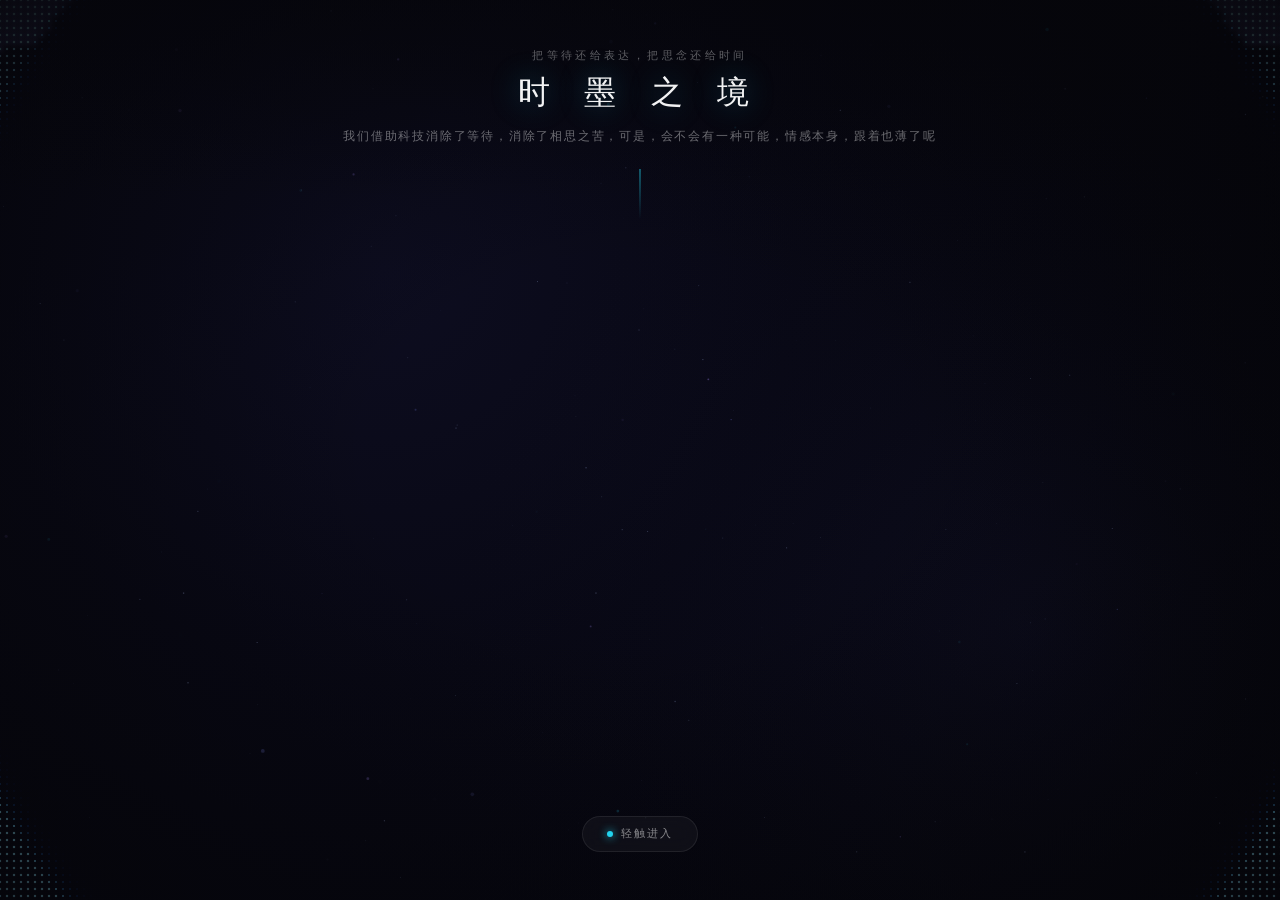
<file: index.html>
<!DOCTYPE html>
<html lang="zh-CN">
<head>
  <meta charset="UTF-8">
  <meta name="viewport" content="width=device-width, initial-scale=1.0, maximum-scale=1.0, user-scalable=no">
  <title>时墨之境</title>
  <link rel="stylesheet" href="css/style.css?v=10">
</head>
<body>

  <!-- 加载页 -->
  <div class="loader" id="loader">
    <div class="loader-text">载入中</div>
  </div>

  <!-- 一级页：半色调点阵动画 -->
  <div class="landing-page">
    <canvas id="canvas"></canvas>
    <div class="vignette"></div>
    <div class="gradient-top"></div>

    <div class="landing-ui">
      <div class="landing-header">
        <div class="tag">把等待还给表达，把思念还给时间</div>
        <div class="title">时 墨 之 境</div>
        <div class="subtitle">我们借助科技消除了等待，消除了相思之苦，可是，会不会有一种可能，情感本身，跟着也薄了呢</div>
      </div>

      <div class="landing-footer">
        <div class="enter-hint" id="enterHint">
          <span class="hint-dot"></span>
          <span class="hint-text">轻触进入</span>
        </div>
      </div>
    </div>
  </div>

  <!-- 过渡遮罩 -->
  <div class="transition-overlay" id="transitionOverlay">
    <div class="transition-text">展信佳</div>
  </div>

  <script src="js/landing.js?v=13"></script>
</body>
</html>
</file>
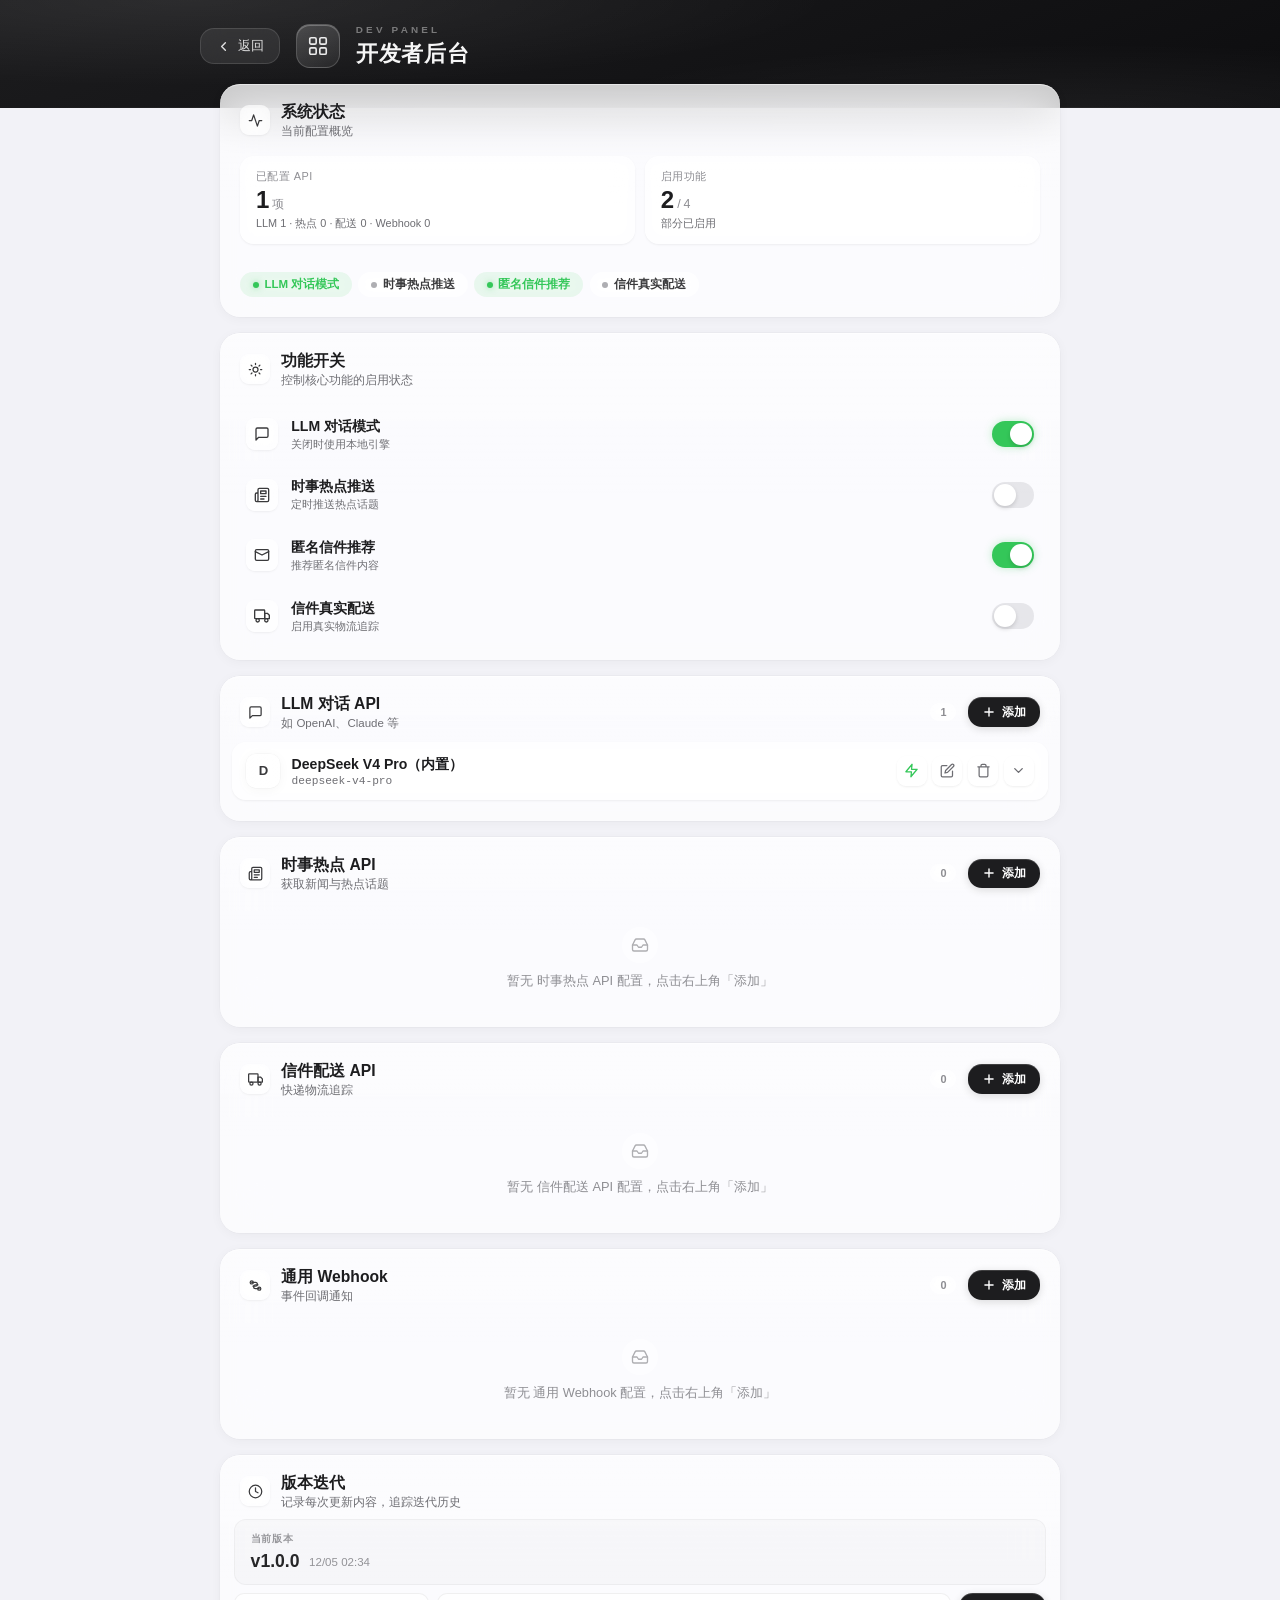
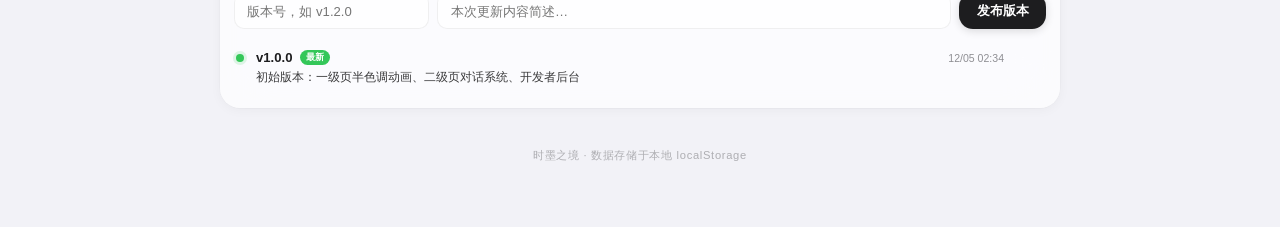
<file: dev-panel.html>
<!DOCTYPE html>
<html lang="zh-CN">
<head>
  <meta charset="UTF-8">
  <meta name="viewport" content="width=device-width, initial-scale=1.0, maximum-scale=1.0, user-scalable=no">
  <title>时墨之境 — 开发者后台</title>
  <style>
    /* ============================================
       时墨之境 — 开发者后台
       Apple Liquid Glass 黑白液态玻璃
       ============================================ */
    :root {
      /* 页面背景 */
      --page-bg: #F2F2F7;
      /* 液态玻璃材质 */
      --glass-clear: rgba(255, 255, 255, 0.55);
      --glass-surface: rgba(255, 255, 255, 0.68);
      --glass-thick: rgba(255, 255, 255, 0.78);
      --glass-hover: rgba(255, 255, 255, 0.82);
      --glass-pressed: rgba(255, 255, 255, 0.88);
      /* 玻璃边框 */
      --glass-border: rgba(0, 0, 0, 0.04);
      --glass-border-strong: rgba(0, 0, 0, 0.08);
      /* 模糊参数 */
      --blur-glass: blur(24px) saturate(1.8);
      --blur-thick: blur(40px) saturate(1.8);
      /* 文字色（苹果灰阶） */
      --ink: #1D1D1F;
      --ink-secondary: #3A3A3C;
      --ink-muted: #6E6E73;
      --ink-faint: #8E8E93;
      --ink-ghost: #AEAEB2;
      /* 强调色 — 纯黑 */
      --accent: #1D1D1F;
      --accent-soft: rgba(29, 29, 31, 0.06);
      /* 暗色头部 */
      --dark-bg: #0D0D0F;
      --dark-bg2: #1C1C1E;
      /* 危险色 */
      --danger: #FF3B30;
      --danger-soft: rgba(255, 59, 48, 0.10);
      /* 阴影 */
      --shadow-sm: 0 1px 3px rgba(0, 0, 0, 0.04), 0 1px 2px rgba(0, 0, 0, 0.03);
      --shadow-md: 0 4px 16px rgba(0, 0, 0, 0.06), 0 1px 4px rgba(0, 0, 0, 0.04);
      --shadow-lg: 0 8px 32px rgba(0, 0, 0, 0.08), 0 2px 8px rgba(0, 0, 0, 0.04);
      --shadow-glass: inset 0 1px 0 rgba(255, 255, 255, 0.5), 0 0 0 0.5px rgba(0, 0, 0, 0.04), 0 2px 12px rgba(0, 0, 0, 0.04);
      --shadow-glass-hover: inset 0 1px 0 rgba(255, 255, 255, 0.6), 0 0 0 0.5px rgba(0, 0, 0, 0.06), 0 4px 20px rgba(0, 0, 0, 0.08);
      /* 圆角 */
      --radius-sm: 10px;
      --radius-md: 14px;
      --radius-lg: 20px;
      --radius-xl: 24px;
      /* 字体 */
      --font: 'PingFang SC', 'Microsoft YaHei', 'Noto Sans SC', 'Source Han Sans SC', sans-serif;
    }

    *, *::before, *::after { box-sizing: border-box; margin: 0; padding: 0; }

    html, body {
      width: 100%; min-height: 100%;
      font-family: var(--font);
      -webkit-font-smoothing: antialiased;
      -moz-osx-font-smoothing: grayscale;
      background: var(--page-bg);
      color: var(--ink);
    }
    body { overflow-x: hidden; }
    a { color: inherit; text-decoration: none; }
    button { font-family: inherit; cursor: pointer; }

    /* ============================================
       暗色顶部 logo 区域
       ============================================ */
    .dev-header {
      position: relative;
      background: linear-gradient(160deg, var(--dark-bg2) 0%, var(--dark-bg) 100%);
      padding: 1.5rem 1.5rem 2.5rem;
      overflow: hidden;
    }
    .dev-header::before {
      content: ''; position: absolute; inset: 0; pointer-events: none;
      background:
        radial-gradient(ellipse 50% 80% at 15% 0%, rgba(255,255,255,0.08), transparent),
        radial-gradient(ellipse 40% 60% at 85% 100%, rgba(255,255,255,0.05), transparent);
    }
    .dev-header::after {
      content: ''; position: absolute; bottom: 0; left: 0; right: 0; height: 1px;
      background: linear-gradient(to right, transparent, rgba(255,255,255,0.15), transparent);
    }
    .dev-header-inner {
      position: relative; z-index: 1;
      max-width: 880px; margin: 0 auto;
      display: flex; align-items: center; gap: 1rem;
    }
    .back-btn {
      display: inline-flex; align-items: center; gap: 0.4rem;
      padding: 0.5rem 0.95rem;
      border-radius: var(--radius-md);
      background: rgba(255, 255, 255, 0.08);
      border: 0.5px solid rgba(255, 255, 255, 0.12);
      color: rgba(255, 255, 255, 0.85);
      font-size: 0.82rem; font-weight: 500;
      backdrop-filter: blur(12px); -webkit-backdrop-filter: blur(12px);
      transition: all 0.2s ease;
    }
    .back-btn:hover { background: rgba(255, 255, 255, 0.14); color: #fff; }
    .back-btn:active { transform: scale(0.95); }
    .back-btn svg { width: 15px; height: 15px; }

    .dev-brand { flex: 1; }
    .dev-brand .brand-tag {
      font-size: 0.62rem; letter-spacing: 0.32em;
      color: rgba(255, 255, 255, 0.4); text-transform: uppercase;
      font-weight: 600; margin-bottom: 0.25rem;
    }
    .dev-brand .brand-name {
      font-size: 1.35rem; font-weight: 700; letter-spacing: 0.04em;
      color: rgba(255, 255, 255, 0.96);
    }
    .dev-logo {
      width: 44px; height: 44px; border-radius: var(--radius-md);
      background: linear-gradient(145deg, rgba(255,255,255,0.18), rgba(255,255,255,0.06));
      border: 0.5px solid rgba(255, 255, 255, 0.18);
      display: flex; align-items: center; justify-content: center;
      flex-shrink: 0; box-shadow: inset 0 1px 0 rgba(255,255,255,0.25);
    }
    .dev-logo svg { width: 22px; height: 22px; color: rgba(255,255,255,0.9); }

    /* ============================================
       主内容区
       ============================================ */
    .dev-main {
      max-width: 880px; margin: -1.5rem auto 3rem;
      padding: 0 1.25rem;
      position: relative; z-index: 2;
      display: flex; flex-direction: column; gap: 1rem;
    }

    /* 玻璃卡片 */
    .glass-card {
      background: var(--glass-surface);
      backdrop-filter: var(--blur-glass);
      -webkit-backdrop-filter: var(--blur-glass);
      border-radius: var(--radius-lg);
      box-shadow: var(--shadow-glass);
      position: relative; overflow: hidden;
      animation: cardIn 0.4s ease;
    }
    .glass-card::before {
      content: ''; position: absolute; top: 0; left: 0; right: 0; height: 50%;
      border-radius: var(--radius-lg) var(--radius-lg) 0 0; pointer-events: none;
      background: linear-gradient(to bottom, rgba(255, 255, 255, 0.25), transparent);
    }
    @keyframes cardIn { from { opacity: 0; transform: translateY(10px); } to { opacity: 1; transform: translateY(0); } }

    .card-head {
      display: flex; align-items: center; gap: 0.7rem;
      padding: 1.1rem 1.25rem 0.6rem;
      position: relative; z-index: 1;
    }
    .card-head .head-icon {
      width: 30px; height: 30px; border-radius: 9px;
      background: var(--glass-clear);
      display: flex; align-items: center; justify-content: center;
      color: var(--ink-secondary); flex-shrink: 0;
      backdrop-filter: blur(8px); -webkit-backdrop-filter: blur(8px);
      box-shadow: var(--shadow-sm);
    }
    .card-head .head-icon svg { width: 15px; height: 15px; }
    .card-head .head-text { flex: 1; }
    .card-head .head-title { font-size: 0.98rem; font-weight: 700; color: var(--ink); }
    .card-head .head-desc { font-size: 0.72rem; color: var(--ink-muted); margin-top: 1px; }

    /* ============================================
       系统状态
       ============================================ */
    .status-grid {
      display: grid; grid-template-columns: repeat(2, 1fr);
      gap: 0.6rem; padding: 0.5rem 1.25rem 1.25rem;
      position: relative; z-index: 1;
    }
    .status-cell {
      background: var(--glass-clear);
      border-radius: var(--radius-md);
      padding: 0.85rem 1rem;
      backdrop-filter: blur(10px); -webkit-backdrop-filter: blur(10px);
      box-shadow: var(--shadow-sm);
    }
    .status-cell .sc-label {
      font-size: 0.68rem; color: var(--ink-faint);
      letter-spacing: 0.04em; margin-bottom: 0.25rem;
    }
    .status-cell .sc-value {
      font-size: 1.5rem; font-weight: 700; color: var(--ink);
      line-height: 1; letter-spacing: -0.01em;
    }
    .status-cell .sc-value small { font-size: 0.78rem; font-weight: 500; color: var(--ink-faint); }
    .status-cell .sc-sub { font-size: 0.68rem; color: var(--ink-muted); margin-top: 0.3rem; }

    .status-row {
      padding: 0.5rem 1.25rem 1.25rem;
      display: flex; flex-wrap: wrap; gap: 0.4rem;
      position: relative; z-index: 1;
    }
    .status-pill {
      display: inline-flex; align-items: center; gap: 0.35rem;
      font-size: 0.72rem; font-weight: 600;
      padding: 0.32rem 0.8rem; border-radius: 100px;
      background: var(--glass-clear);
      color: var(--ink-secondary);
      backdrop-filter: blur(8px); -webkit-backdrop-filter: blur(8px);
    }
    .status-pill .pdot { width: 6px; height: 6px; border-radius: 50%; background: var(--ink-ghost); }
    .status-pill.on { color: #34C759; background: rgba(52, 199, 89, 0.10); }
    .status-pill.on .pdot { background: #34C759; box-shadow: 0 0 6px rgba(52,199,89,0.5); }
    .status-pill.off .pdot { background: var(--ink-ghost); }

    /* ============================================
       功能开关
       ============================================ */
    .switch-list { padding: 0.4rem 0.75rem 0.85rem; position: relative; z-index: 1; }
    .switch-item {
      display: flex; align-items: center; gap: 0.8rem;
      padding: 0.8rem 0.9rem; border-radius: var(--radius-md);
      transition: background 0.2s ease;
    }
    .switch-item:hover { background: var(--glass-hover); }
    .switch-item:active { background: var(--glass-pressed); }
    .switch-item .si-icon {
      width: 32px; height: 32px; border-radius: 9px;
      background: var(--glass-clear);
      display: flex; align-items: center; justify-content: center;
      color: var(--ink-secondary); flex-shrink: 0;
      backdrop-filter: blur(8px); -webkit-backdrop-filter: blur(8px);
      box-shadow: var(--shadow-sm);
    }
    .switch-item .si-icon svg { width: 16px; height: 16px; }
    .switch-item .si-text { flex: 1; min-width: 0; }
    .switch-item .si-title { font-size: 0.88rem; font-weight: 600; color: var(--ink); }
    .switch-item .si-desc { font-size: 0.7rem; color: var(--ink-muted); margin-top: 1px; }

    /* Apple 风格开关 */
    .toggle {
      width: 42px; height: 26px; border-radius: 100px;
      background: rgba(120, 120, 128, 0.16); position: relative;
      cursor: pointer; transition: all 0.3s ease; flex-shrink: 0;
      border: none;
    }
    .toggle.on {
      background: #34C759;
      box-shadow: 0 0 8px rgba(52, 199, 89, 0.3);
    }
    .toggle::after {
      content: ''; position: absolute; top: 2px; left: 2px;
      width: 22px; height: 22px; border-radius: 50%;
      background: #fff;
      transition: transform 0.3s cubic-bezier(0.22, 1, 0.36, 1);
      box-shadow: 0 2px 4px rgba(0,0,0,0.15);
    }
    .toggle.on::after { transform: translateX(16px); }
    .toggle:active { transform: scale(0.95); }

    /* ============================================
       API 管理
       ============================================ */
    .api-section { position: relative; }
    .api-section .card-head { padding-bottom: 0.4rem; }
    .api-count {
      font-size: 0.68rem; font-weight: 600;
      color: var(--ink-faint);
      background: var(--glass-clear);
      padding: 3px 10px; border-radius: 100px;
      backdrop-filter: blur(8px); -webkit-backdrop-filter: blur(8px);
    }
    .add-btn {
      display: inline-flex; align-items: center; gap: 0.35rem;
      padding: 0.4rem 0.9rem; border-radius: var(--radius-md);
      background: var(--accent); color: #fff;
      font-size: 0.78rem; font-weight: 600; border: none;
      box-shadow: 0 1px 0 0 rgba(255,255,255,0.15) inset, 0 2px 8px rgba(0,0,0,0.14);
      transition: all 0.2s ease;
    }
    .add-btn:hover { transform: translateY(-1px); box-shadow: 0 1px 0 0 rgba(255,255,255,0.2) inset, 0 4px 12px rgba(0,0,0,0.2); }
    .add-btn:active { transform: scale(0.95); }
    .add-btn svg { width: 14px; height: 14px; }

    .api-list { padding: 0.3rem 0.75rem 0.85rem; position: relative; z-index: 1; }

    .api-item {
      background: var(--glass-clear);
      border-radius: var(--radius-md);
      margin-bottom: 0.5rem;
      backdrop-filter: blur(10px); -webkit-backdrop-filter: blur(10px);
      box-shadow: var(--shadow-sm);
      overflow: hidden;
      transition: all 0.2s ease;
      animation: itemIn 0.3s ease;
    }
    @keyframes itemIn { from { opacity: 0; transform: translateY(6px); } to { opacity: 1; transform: translateY(0); } }
    .api-item:hover { background: var(--glass-hover); }

    .api-summary {
      display: flex; align-items: center; gap: 0.7rem;
      padding: 0.75rem 0.9rem; cursor: pointer;
      transition: background 0.2s ease;
    }
    .api-summary:active { background: var(--glass-pressed); }
    .api-summary .api-mark {
      width: 34px; height: 34px; border-radius: 10px;
      background: linear-gradient(145deg, var(--glass-surface), var(--glass-clear));
      display: flex; align-items: center; justify-content: center;
      color: var(--ink-secondary); flex-shrink: 0;
      box-shadow: var(--shadow-glass);
      font-size: 0.82rem; font-weight: 700;
    }
    .api-summary .api-info { flex: 1; min-width: 0; }
    .api-summary .api-name {
      font-size: 0.88rem; font-weight: 600; color: var(--ink);
      white-space: nowrap; overflow: hidden; text-overflow: ellipsis;
    }
    .api-summary .api-meta {
      font-size: 0.7rem; color: var(--ink-muted); margin-top: 1px;
      white-space: nowrap; overflow: hidden; text-overflow: ellipsis;
      font-family: 'SF Mono', 'Menlo', monospace;
    }
    .api-summary .api-actions { display: flex; align-items: center; gap: 0.35rem; flex-shrink: 0; }
    .icon-btn {
      width: 30px; height: 30px; border-radius: 9px; border: none;
      background: var(--glass-surface); color: var(--ink-muted);
      display: flex; align-items: center; justify-content: center;
      transition: all 0.2s ease;
      box-shadow: var(--shadow-sm);
    }
    .icon-btn:hover { background: var(--glass-hover); color: var(--ink); }
    .icon-btn:active { transform: scale(0.92); }
    .icon-btn.danger:hover { color: var(--danger); background: var(--danger-soft); }
    .icon-btn svg { width: 15px; height: 15px; }
    .chev { transition: transform 0.3s ease; }
    .api-item.expanded .chev { transform: rotate(180deg); }

    /* 展开编辑区 */
    .api-expand {
      max-height: 0; overflow: hidden;
      transition: max-height 0.35s cubic-bezier(0.22, 1, 0.36, 1);
    }
    .api-item.expanded .api-expand { max-height: 600px; }
    .api-form {
      padding: 0.3rem 0.9rem 0.9rem;
      border-top: 0.5px solid var(--glass-border);
    }
    .field { margin-top: 0.6rem; }
    .field label {
      display: block; font-size: 0.7rem; font-weight: 600;
      color: var(--ink-muted); margin-bottom: 0.3rem; letter-spacing: 0.02em;
    }
    .field input, .field textarea {
      width: 100%; background: var(--glass-surface);
      border: 0.5px solid var(--glass-border);
      border-radius: var(--radius-md);
      padding: 0.6rem 0.85rem; color: var(--ink);
      font-size: 0.84rem; font-family: inherit; outline: none;
      transition: all 0.2s ease;
      box-shadow: inset 0 1px 0 rgba(255,255,255,0.4);
    }
    .field input::placeholder { color: var(--ink-ghost); }
    .field input:focus {
      background: #fff;
      border-color: rgba(0,0,0,0.12);
      box-shadow: 0 0 0 3px rgba(0, 122, 255, 0.12), inset 0 1px 0 rgba(255,255,255,0.5);
    }
    .form-actions {
      display: flex; gap: 0.5rem; margin-top: 0.9rem;
    }
    .btn {
      padding: 0.55rem 1.1rem; border-radius: var(--radius-md);
      font-size: 0.82rem; font-weight: 600; border: none;
      transition: all 0.2s ease;
    }
    .btn-primary {
      background: var(--accent); color: #fff;
      box-shadow: 0 1px 0 0 rgba(255,255,255,0.15) inset, 0 2px 8px rgba(0,0,0,0.14);
    }
    .btn-primary:hover { transform: translateY(-1px); }
    .btn-primary:active { transform: scale(0.95); }
    .btn-ghost {
      background: var(--glass-surface); color: var(--ink-secondary);
      box-shadow: var(--shadow-sm);
    }
    .btn-ghost:hover { background: var(--glass-hover); color: var(--ink); }
    .btn-ghost:active { transform: scale(0.95); }
    .btn-danger {
      background: var(--danger); color: #fff;
      box-shadow: 0 1px 0 0 rgba(255,255,255,0.2) inset, 0 2px 8px rgba(255,59,48,0.3);
    }
    .btn-danger:hover { transform: translateY(-1px); }
    .btn-danger:active { transform: scale(0.95); }

    /* 空状态 */
    .empty-state {
      padding: 1.5rem 1rem; text-align: center;
      color: var(--ink-faint); font-size: 0.8rem;
    }
    .empty-state .es-icon {
      width: 36px; height: 36px; margin: 0 auto 0.6rem;
      border-radius: 50%; background: var(--glass-clear);
      display: flex; align-items: center; justify-content: center;
      color: var(--ink-ghost);
    }
    .empty-state .es-icon svg { width: 18px; height: 18px; }

    /* ============================================
       弹窗 Modal
       ============================================ */
    .modal-overlay {
      position: fixed; inset: 0; z-index: 200;
      background: rgba(0, 0, 0, 0.25);
      backdrop-filter: blur(8px); -webkit-backdrop-filter: blur(8px);
      display: flex; align-items: center; justify-content: center;
      padding: 1.5rem;
      opacity: 0; pointer-events: none;
      transition: opacity 0.3s ease;
    }
    .modal-overlay.active { opacity: 1; pointer-events: auto; }
    .modal {
      width: 100%; max-width: 440px;
      background: var(--glass-thick);
      backdrop-filter: var(--blur-thick);
      -webkit-backdrop-filter: var(--blur-thick);
      border-radius: var(--radius-xl);
      box-shadow: inset 0 1px 0 rgba(255,255,255,0.5), 0 0 0 0.5px rgba(0,0,0,0.04), 0 20px 60px rgba(0,0,0,0.2);
      overflow: hidden;
      transform: scale(0.92) translateY(20px);
      transition: transform 0.35s cubic-bezier(0.22, 1, 0.36, 1);
      max-height: 88vh; display: flex; flex-direction: column;
    }
    .modal-overlay.active .modal { transform: scale(1) translateY(0); }
    .modal-header {
      padding: 1.25rem 1.5rem 0.6rem;
      display: flex; align-items: center; justify-content: space-between;
      flex-shrink: 0;
    }
    .modal-header .m-title { font-size: 1.05rem; font-weight: 700; color: var(--ink); }
    .modal-header .m-sub { font-size: 0.72rem; color: var(--ink-muted); margin-top: 2px; }
    .modal-close {
      width: 30px; height: 30px; border-radius: 50%; border: none;
      background: var(--glass-clear); color: var(--ink-muted);
      display: flex; align-items: center; justify-content: center;
      transition: all 0.2s ease;
    }
    .modal-close:hover { background: var(--glass-hover); color: var(--ink); }
    .modal-close:active { transform: scale(0.9); }
    .modal-close svg { width: 16px; height: 16px; }
    .modal-body {
      padding: 0.5rem 1.5rem 1rem;
      overflow-y: auto;
    }
    .modal-body::-webkit-scrollbar { width: 3px; }
    .modal-body::-webkit-scrollbar-thumb { background: rgba(0,0,0,0.1); border-radius: 2px; }
    .modal-footer {
      padding: 0.75rem 1.5rem 1.25rem;
      display: flex; gap: 0.6rem; flex-shrink: 0;
      border-top: 0.5px solid var(--glass-border);
    }
    .modal-footer .btn { flex: 1; }

    /* 删除确认弹窗 */
    .confirm-text {
      padding: 0.5rem 0 0.5rem;
      font-size: 0.88rem; color: var(--ink-secondary); line-height: 1.6;
    }
    .confirm-text strong { color: var(--ink); font-weight: 700; }

    /* ============================================
       Toast
       ============================================ */
    .toast {
      position: fixed; bottom: 2rem; left: 50%; transform: translateX(-50%) translateY(20px);
      z-index: 300;
      background: rgba(29, 29, 31, 0.92);
      color: #fff; font-size: 0.82rem; font-weight: 500;
      padding: 0.7rem 1.4rem; border-radius: 100px;
      backdrop-filter: blur(20px); -webkit-backdrop-filter: blur(20px);
      box-shadow: 0 8px 32px rgba(0,0,0,0.2);
      opacity: 0; pointer-events: none;
      transition: all 0.35s cubic-bezier(0.22, 1, 0.36, 1);
      display: flex; align-items: center; gap: 0.45rem;
    }
    .toast.show { opacity: 1; transform: translateX(-50%) translateY(0); }
    .toast svg { width: 16px; height: 16px; color: #34C759; }

    .footer-note {
      text-align: center; padding: 1.5rem 1rem 1rem;
      font-size: 0.7rem; color: var(--ink-ghost); letter-spacing: 0.06em;
    }

    /* ============================================
       响应式
       ============================================ */
    @media (max-width: 640px) {
      .dev-header { padding: 1.25rem 1rem 2.25rem; }
      .dev-header-inner { gap: 0.75rem; }
      .dev-brand .brand-name { font-size: 1.15rem; }
      .dev-main { padding: 0 1rem; gap: 0.85rem; }
      .status-grid { grid-template-columns: 1fr 1fr; gap: 0.5rem; padding: 0.4rem 1rem 1rem; }
      .card-head { padding: 1rem 1rem 0.5rem; }
      .switch-list { padding: 0.3rem 0.5rem 0.7rem; }
      .api-list { padding: 0.25rem 0.5rem 0.75rem; }
      .modal { max-width: 100%; }
    }
    @media (max-width: 380px) {
      .status-grid { grid-template-columns: 1fr; }
      .api-summary .api-meta { font-size: 0.66rem; }
      .switch-item { padding: 0.7rem 0.75rem; }
    }

    /* ============================================
       版本迭代管理
       ============================================ */
    .version-current {
      padding: 0.75rem 1rem; margin: 0 0.85rem 0.5rem;
      background: rgba(0,0,0,0.02); border-radius: 12px;
      border: 0.5px solid rgba(0,0,0,0.04);
    }
    .vc-label { font-size: 0.64rem; font-weight: 600; color: #8E8E93; letter-spacing: 0.08em; text-transform: uppercase; margin-bottom: 0.3rem; }
    .vc-row { display: flex; align-items: center; gap: 0.6rem; }
    .vc-version { font-size: 1.1rem; font-weight: 700; color: #1D1D1F; }
    .vc-date { font-size: 0.72rem; color: #8E8E93; }
    .version-add-row {
      display: flex; gap: 0.5rem; margin: 0 0.85rem 0.75rem;
    }
    .version-input {
      padding: 0.55rem 0.8rem; font-size: 0.82rem;
      border: 0.5px solid rgba(0,0,0,0.06); border-radius: 10px;
      background: rgba(255,255,255,0.7); color: #1D1D1F;
      font-family: inherit; min-width: 0;
    }
    .version-input.wide { flex: 1; }
    .version-input:focus { outline: none; border-color: #1D1D1F; box-shadow: 0 0 0 2px rgba(29,29,31,0.06); }
    .version-add-btn { white-space: nowrap; }
    .version-timeline {
      padding: 0 1rem 0.75rem; max-height: 280px; overflow-y: auto;
    }
    .version-timeline::-webkit-scrollbar { width: 3px; }
    .version-timeline::-webkit-scrollbar-thumb { background: rgba(0,0,0,0.08); border-radius: 2px; }
    .vt-item {
      display: flex; gap: 0.75rem; padding: 0.6rem 0;
      border-bottom: 0.5px solid rgba(0,0,0,0.04);
      position: relative;
    }
    .vt-item:last-child { border-bottom: none; }
    .vt-dot {
      width: 8px; height: 8px; border-radius: 50%;
      background: #1D1D1F; margin-top: 4px; flex-shrink: 0;
    }
    .vt-item.current .vt-dot { background: #34C759; box-shadow: 0 0 0 3px rgba(52,199,89,0.15); }
    .vt-body { flex: 1; min-width: 0; }
    .vt-header { display: flex; align-items: center; gap: 0.5rem; margin-bottom: 0.15rem; }
    .vt-ver { font-size: 0.82rem; font-weight: 700; color: #1D1D1F; }
    .vt-tag { font-size: 0.58rem; padding: 1px 6px; border-radius: 100px; background: #34C759; color: #fff; font-weight: 600; }
    .vt-date { font-size: 0.66rem; color: #8E8E93; margin-left: auto; }
    .vt-desc { font-size: 0.76rem; color: #3A3A3C; line-height: 1.5; }
    .vt-del {
      font-size: 0.64rem; color: #FF3B30; opacity: 0;
      cursor: pointer; transition: opacity 0.2s;
      background: none; border: none; padding: 2px 4px;
    }
    .vt-item:hover .vt-del { opacity: 0.6; }
    .vt-del:hover { opacity: 1; }
    .vt-empty { text-align: center; padding: 1.5rem; font-size: 0.78rem; color: #8E8E93; }
  </style>
</head>
<body>

  <!-- 暗色顶部 logo 区域 -->
  <header class="dev-header">
    <div class="dev-header-inner">
      <a href="index.html" class="back-btn" aria-label="返回首页">
        <svg viewBox="0 0 24 24" fill="none" stroke="currentColor" stroke-width="2.2" stroke-linecap="round" stroke-linejoin="round">
          <path d="M15 18l-6-6 6-6"/>
        </svg>
        <span>返回</span>
      </a>
      <div class="dev-logo">
        <svg viewBox="0 0 24 24" fill="none" stroke="currentColor" stroke-width="1.8" stroke-linecap="round" stroke-linejoin="round">
          <rect x="3" y="3" width="7" height="7" rx="1.5"/>
          <rect x="14" y="3" width="7" height="7" rx="1.5"/>
          <rect x="3" y="14" width="7" height="7" rx="1.5"/>
          <rect x="14" y="14" width="7" height="7" rx="1.5"/>
        </svg>
      </div>
      <div class="dev-brand">
        <div class="brand-tag">DEV PANEL</div>
        <div class="brand-name">开发者后台</div>
      </div>
    </div>
  </header>

  <!-- 主内容 -->
  <main class="dev-main">

    <!-- 系统状态 -->
    <section class="glass-card" id="statusCard">
      <div class="card-head">
        <div class="head-icon">
          <svg viewBox="0 0 24 24" fill="none" stroke="currentColor" stroke-width="2" stroke-linecap="round" stroke-linejoin="round">
            <path d="M22 12h-4l-3 9L9 3l-3 9H2"/>
          </svg>
        </div>
        <div class="head-text">
          <div class="head-title">系统状态</div>
          <div class="head-desc">当前配置概览</div>
        </div>
      </div>
      <div class="status-grid" id="statusGrid"></div>
      <div class="status-row" id="statusSwitchRow"></div>
    </section>

    <!-- 功能开关 -->
    <section class="glass-card">
      <div class="card-head">
        <div class="head-icon">
          <svg viewBox="0 0 24 24" fill="none" stroke="currentColor" stroke-width="2" stroke-linecap="round" stroke-linejoin="round">
            <path d="M12 2v2M12 20v2M4.93 4.93l1.41 1.41M17.66 17.66l1.41 1.41M2 12h2M20 12h2M6.34 17.66l-1.41 1.41M19.07 4.93l-1.41 1.41"/>
            <circle cx="12" cy="12" r="4"/>
          </svg>
        </div>
        <div class="head-text">
          <div class="head-title">功能开关</div>
          <div class="head-desc">控制核心功能的启用状态</div>
        </div>
      </div>
      <div class="switch-list" id="switchList"></div>
    </section>

    <!-- API 管理（动态注入 4 个分类） -->
    <div id="apiSections"></div>

    <!-- 版本迭代管理 -->
    <section class="glass-card" id="versionCard">
      <div class="card-head">
        <div class="head-icon">
          <svg viewBox="0 0 24 24" fill="none" stroke="currentColor" stroke-width="2" stroke-linecap="round" stroke-linejoin="round">
            <path d="M2 12a10 10 0 1 0 20 0 10 10 0 0 0-20 0z"/>
            <path d="M12 6v6l4 2"/>
          </svg>
        </div>
        <div class="head-text">
          <div class="head-title">版本迭代</div>
          <div class="head-desc">记录每次更新内容，追踪迭代历史</div>
        </div>
      </div>
      <div class="version-current">
        <div class="vc-label">当前版本</div>
        <div class="vc-row">
          <span class="vc-version" id="currentVersion">v1.0.0</span>
          <span class="vc-date" id="currentVersionDate">—</span>
        </div>
      </div>
      <div class="version-add-row">
        <input type="text" class="version-input" id="newVersionInput" placeholder="版本号，如 v1.2.0" maxlength="20">
        <input type="text" class="version-input wide" id="newVersionDesc" placeholder="本次更新内容简述…" maxlength="100">
        <button class="btn btn-primary version-add-btn" id="addVersionBtn">发布版本</button>
      </div>
      <div class="version-timeline" id="versionTimeline"></div>
    </section>

    <div class="footer-note">时墨之境 · 数据存储于本地 localStorage</div>
  </main>

  <!-- 新增 API 弹窗 -->
  <div class="modal-overlay" id="addModal">
    <div class="modal">
      <div class="modal-header">
        <div>
          <div class="m-title" id="addModalTitle">新增配置</div>
          <div class="m-sub" id="addModalSub">填写以下信息</div>
        </div>
        <button class="modal-close" onclick="closeAddModal()" aria-label="关闭">
          <svg viewBox="0 0 24 24" fill="none" stroke="currentColor" stroke-width="2.4" stroke-linecap="round">
            <path d="M18 6L6 18M6 6l12 12"/>
          </svg>
        </button>
      </div>
      <div class="modal-body" id="addModalBody"></div>
      <div class="modal-footer">
        <button class="btn btn-ghost" onclick="closeAddModal()">取消</button>
        <button class="btn btn-primary" onclick="submitAdd()">添加</button>
      </div>
    </div>
  </div>

  <!-- 删除确认弹窗 -->
  <div class="modal-overlay" id="delModal">
    <div class="modal" style="max-width:360px;">
      <div class="modal-header">
        <div>
          <div class="m-title">确认删除</div>
          <div class="m-sub">此操作不可撤销</div>
        </div>
        <button class="modal-close" onclick="closeDelModal()" aria-label="关闭">
          <svg viewBox="0 0 24 24" fill="none" stroke="currentColor" stroke-width="2.4" stroke-linecap="round">
            <path d="M18 6L6 18M6 6l12 12"/>
          </svg>
        </button>
      </div>
      <div class="modal-body">
        <div class="confirm-text" id="delConfirmText"></div>
      </div>
      <div class="modal-footer">
        <button class="btn btn-ghost" onclick="closeDelModal()">取消</button>
        <button class="btn btn-danger" onclick="confirmDel()">删除</button>
      </div>
    </div>
  </div>

  <!-- Toast -->
  <div class="toast" id="toast">
    <svg viewBox="0 0 24 24" fill="none" stroke="currentColor" stroke-width="2.4" stroke-linecap="round" stroke-linejoin="round">
      <path d="M20 6L9 17l-5-5"/>
    </svg>
    <span id="toastText">已保存</span>
  </div>

  <script>
    /* ============================================
       配置定义 — 数据驱动
       ============================================ */
    const STORAGE_KEY = 'dev_config';

    const CATEGORIES = {
      llm: {
        label: 'LLM 对话 API',
        desc: '如 OpenAI、Claude 等',
        icon: 'chat',
        fields: [
          { key: 'name', label: 'API 名称', placeholder: '如 OpenAI GPT-4o', required: true },
          { key: 'baseUrl', label: 'Base URL', placeholder: 'https://api.openai.com/v1', required: true },
          { key: 'apiKey', label: 'API Key', placeholder: 'sk-...', type: 'password', required: true, mask: true },
          { key: 'model', label: '模型名称', placeholder: 'gpt-4o', required: true },
          { key: 'proxy', label: '代理 URL（选填，解决 CORS）', placeholder: 'https://corsproxy.io/?url=', required: false }
        ],
        summary: item => item.model || item.baseUrl || item.name,
        testable: true
      },
      news: {
        label: '时事热点 API',
        desc: '获取新闻与热点话题',
        icon: 'news',
        fields: [
          { key: 'name', label: 'API 名称', placeholder: '如 新浪热点', required: true },
          { key: 'baseUrl', label: 'Base URL', placeholder: 'https://...', required: true },
          { key: 'apiKey', label: 'API Key', placeholder: '输入密钥', type: 'password', required: true, mask: true }
        ],
        summary: item => item.baseUrl || item.name
      },
      delivery: {
        label: '信件配送 API',
        desc: '快递物流追踪',
        icon: 'delivery',
        fields: [
          { key: 'company', label: '快递公司', placeholder: '如 顺丰速运', required: true },
          { key: 'apiKey', label: 'API Key', placeholder: '输入密钥', type: 'password', required: true, mask: true },
          { key: 'customerCode', label: '客户编码', placeholder: '如 SF123456', required: true }
        ],
        summary: item => item.customerCode ? '客户编码 ' + item.customerCode : (item.company || '未命名')
      },
      webhook: {
        label: '通用 Webhook',
        desc: '事件回调通知',
        icon: 'webhook',
        fields: [
          { key: 'name', label: '名称', placeholder: '如 飞书通知', required: true },
          { key: 'url', label: 'URL', placeholder: 'https://hooks...', required: true },
          { key: 'secret', label: 'Secret', placeholder: '输入密钥', type: 'password', required: true, mask: true }
        ],
        summary: item => item.url || item.name
      }
    };

    const SWITCHES = {
      llmChat:        { title: 'LLM 对话模式', desc: '关闭时使用本地引擎', icon: 'chat' },
      newsPush:       { title: '时事热点推送', desc: '定时推送热点话题', icon: 'news' },
      anonymousLetter:{ title: '匿名信件推荐', desc: '推荐匿名信件内容', icon: 'letter' },
      realDelivery:   { title: '信件真实配送', desc: '启用真实物流追踪', icon: 'delivery' }
    };

    /* 图标 SVG 集 */
    const ICONS = {
      chat: '<svg viewBox="0 0 24 24" fill="none" stroke="currentColor" stroke-width="2" stroke-linecap="round" stroke-linejoin="round"><path d="M21 15a2 2 0 0 1-2 2H7l-4 4V5a2 2 0 0 1 2-2h14a2 2 0 0 1 2 2z"/></svg>',
      news: '<svg viewBox="0 0 24 24" fill="none" stroke="currentColor" stroke-width="2" stroke-linecap="round" stroke-linejoin="round"><path d="M4 22h16a2 2 0 0 0 2-2V4a2 2 0 0 0-2-2H8a2 2 0 0 0-2 2v16a2 2 0 0 1-2 2zm0 0a2 2 0 0 1-2-2v-9c0-1.1.9-2 2-2h2"/><path d="M18 14h-8M15 18h-5M10 6h8v4h-8z"/></svg>',
      delivery: '<svg viewBox="0 0 24 24" fill="none" stroke="currentColor" stroke-width="2" stroke-linecap="round" stroke-linejoin="round"><rect x="1" y="3" width="15" height="13" rx="1"/><path d="M16 8h4l3 3v5h-7V8z"/><circle cx="5.5" cy="18.5" r="2.5"/><circle cx="18.5" cy="18.5" r="2.5"/></svg>',
      webhook: '<svg viewBox="0 0 24 24" fill="none" stroke="currentColor" stroke-width="2" stroke-linecap="round" stroke-linejoin="round"><path d="M18 16.98h-5.99c-1.66 0-3.01-1.34-3.01-3s1.35-3 3.01-3H16"/><path d="M6 7.02h5.99c1.66 0 3.01 1.34 3.01 3s-1.35 3-3.01 3H8"/><circle cx="6" cy="7" r="2.5"/><circle cx="18" cy="17" r="2.5"/></svg>',
      letter: '<svg viewBox="0 0 24 24" fill="none" stroke="currentColor" stroke-width="2" stroke-linecap="round" stroke-linejoin="round"><rect x="2" y="4" width="20" height="16" rx="2"/><path d="m22 7-10 5L2 7"/></svg>',
      plus: '<svg viewBox="0 0 24 24" fill="none" stroke="currentColor" stroke-width="2.4" stroke-linecap="round"><path d="M12 5v14M5 12h14"/></svg>',
      edit: '<svg viewBox="0 0 24 24" fill="none" stroke="currentColor" stroke-width="2" stroke-linecap="round" stroke-linejoin="round"><path d="M11 4H4a2 2 0 0 0-2 2v14a2 2 0 0 0 2 2h14a2 2 0 0 0 2-2v-7"/><path d="M18.5 2.5a2.12 2.12 0 0 1 3 3L12 15l-4 1 1-4 9.5-9.5z"/></svg>',
      trash: '<svg viewBox="0 0 24 24" fill="none" stroke="currentColor" stroke-width="2" stroke-linecap="round" stroke-linejoin="round"><path d="M3 6h18M19 6v14a2 2 0 0 1-2 2H7a2 2 0 0 1-2-2V6m3 0V4a2 2 0 0 1 2-2h4a2 2 0 0 1 2 2v2"/></svg>',
      chev: '<svg class="chev" viewBox="0 0 24 24" fill="none" stroke="currentColor" stroke-width="2.2" stroke-linecap="round" stroke-linejoin="round"><path d="M6 9l6 6 6-6"/></svg>',
      inbox: '<svg viewBox="0 0 24 24" fill="none" stroke="currentColor" stroke-width="1.8" stroke-linecap="round" stroke-linejoin="round"><path d="M22 12h-6l-2 3h-4l-2-3H2"/><path d="M5.45 5.11 2 12v6a2 2 0 0 0 2 2h16a2 2 0 0 0 2-2v-6l-3.45-6.89A2 2 0 0 0 16.76 4H7.24a2 2 0 0 0-1.79 1.11z"/></svg>',
      test: '<svg viewBox="0 0 24 24" fill="none" stroke="currentColor" stroke-width="2" stroke-linecap="round" stroke-linejoin="round"><path d="M13 2L3 14h9l-1 8 10-12h-9l1-8z"/></svg>'
    };

    /* ============================================
       默认配置
       ============================================ */
    function defaultConfig() {
      return {
        llm: [{
          id: 'builtin-deepseek',
          name: 'DeepSeek V4 Pro（内置）',
          baseUrl: 'https://api.deepseek.com',
          apiKey: 'sk-c7768cbbeb094f4883f03b27a5041bbc',
          model: 'deepseek-v4-pro'
        }],
        news: [],
        delivery: [],
        webhook: [],
        switches: {
          llmChat: true,
          newsPush: false,
          anonymousLetter: true,
          realDelivery: false
        }
      };
    }

    /* ============================================
       存储
       ============================================ */
    let config = loadConfig();
    let expanded = {};      // { cat_id: true } 展开状态
    let pendingAdd = null;  // { cat, data } 新增暂存
    let pendingDel = null;  // { cat, id, name } 删除暂存

    function loadConfig() {
      try {
        const raw = localStorage.getItem(STORAGE_KEY);
        if (!raw) return defaultConfig();
        const parsed = JSON.parse(raw);
        const base = defaultConfig();
        // 合并保证字段完整
        return {
          llm: Array.isArray(parsed.llm) ? parsed.llm : [],
          news: Array.isArray(parsed.news) ? parsed.news : [],
          delivery: Array.isArray(parsed.delivery) ? parsed.delivery : [],
          webhook: Array.isArray(parsed.webhook) ? parsed.webhook : [],
          switches: Object.assign(base.switches, parsed.switches || {})
        };
      } catch (e) {
        return defaultConfig();
      }
    }

    function saveConfig() {
      localStorage.setItem(STORAGE_KEY, JSON.stringify(config));
    }

    function uid() {
      return Date.now().toString(36) + Math.random().toString(36).slice(2, 7);
    }

    function maskValue(v) {
      if (!v) return '';
      if (v.length <= 8) return '••••';
      return v.slice(0, 4) + '••••' + v.slice(-4);
    }

    /* ============================================
       渲染：系统状态
       ============================================ */
    function renderStatus() {
      const apiCount = config.llm.length + config.news.length + config.delivery.length + config.webhook.length;
      const onSwitches = Object.values(config.switches).filter(Boolean).length;
      const totalSwitches = Object.keys(config.switches).length;

      const grid = document.getElementById('statusGrid');
      grid.innerHTML = `
        <div class="status-cell">
          <div class="sc-label">已配置 API</div>
          <div class="sc-value">${apiCount}<small> 项</small></div>
          <div class="sc-sub">LLM ${config.llm.length} · 热点 ${config.news.length} · 配送 ${config.delivery.length} · Webhook ${config.webhook.length}</div>
        </div>
        <div class="status-cell">
          <div class="sc-label">启用功能</div>
          <div class="sc-value">${onSwitches}<small> / ${totalSwitches}</small></div>
          <div class="sc-sub">${onSwitches === totalSwitches ? '全部已启用' : (onSwitches === 0 ? '全部已关闭' : '部分已启用')}</div>
        </div>
      `;

      const row = document.getElementById('statusSwitchRow');
      row.innerHTML = Object.keys(SWITCHES).map(key => {
        const on = config.switches[key];
        return `<span class="status-pill ${on ? 'on' : 'off'}"><span class="pdot"></span>${SWITCHES[key].title}</span>`;
      }).join('');
    }

    /* ============================================
       渲染：功能开关
       ============================================ */
    function renderSwitches() {
      const list = document.getElementById('switchList');
      list.innerHTML = Object.keys(SWITCHES).map(key => {
        const sw = SWITCHES[key];
        const on = !!config.switches[key];
        return `
          <div class="switch-item" data-switch="${key}">
            <div class="si-icon">${ICONS[sw.icon] || ICONS.chat}</div>
            <div class="si-text">
              <div class="si-title">${sw.title}</div>
              <div class="si-desc">${sw.desc}</div>
            </div>
            <button class="toggle ${on ? 'on' : ''}" data-toggle="${key}" aria-label="${sw.title}"></button>
          </div>
        `;
      }).join('');

      list.querySelectorAll('[data-toggle]').forEach(el => {
        el.addEventListener('click', () => {
          const key = el.dataset.toggle;
          config.switches[key] = !config.switches[key];
          saveConfig();
          el.classList.toggle('on', config.switches[key]);
          renderStatus();
          showToast(config.switches[key] ? SWITCHES[key].title + ' 已开启' : SWITCHES[key].title + ' 已关闭');
        });
      });
    }

    /* ============================================
       渲染：API 分类区块
       ============================================ */
    function renderApiSections() {
      const wrap = document.getElementById('apiSections');
      wrap.style.display = 'flex';
      wrap.style.flexDirection = 'column';
      wrap.style.gap = '1rem';

      wrap.innerHTML = Object.keys(CATEGORIES).map(cat => {
        const c = CATEGORIES[cat];
        const items = config[cat] || [];
        return `
          <section class="glass-card api-section" data-cat="${cat}">
            <div class="card-head">
              <div class="head-icon">${ICONS[c.icon] || ICONS.chat}</div>
              <div class="head-text">
                <div class="head-title">${c.label}</div>
                <div class="head-desc">${c.desc}</div>
              </div>
              <span class="api-count">${items.length}</span>
              <button class="add-btn" data-add="${cat}">${ICONS.plus}<span>添加</span></button>
            </div>
            <div class="api-list" data-list="${cat}"></div>
          </section>
        `;
      }).join('');

      // 绑定添加按钮
      wrap.querySelectorAll('[data-add]').forEach(btn => {
        btn.addEventListener('click', () => openAddModal(btn.dataset.add));
      });

      // 渲染各分类列表
      Object.keys(CATEGORIES).forEach(cat => renderApiList(cat));
    }

    function renderApiList(cat) {
      const listEl = document.querySelector(`[data-list="${cat}"]`);
      const c = CATEGORIES[cat];
      const items = config[cat] || [];
      const section = document.querySelector(`.api-section[data-cat="${cat}"]`);
      const countEl = section.querySelector('.api-count');
      if (countEl) countEl.textContent = items.length;

      if (items.length === 0) {
        listEl.innerHTML = `
          <div class="empty-state">
            <div class="es-icon">${ICONS.inbox}</div>
            <div>暂无 ${c.label} 配置，点击右上角「添加」</div>
          </div>
        `;
        return;
      }

      listEl.innerHTML = items.map(item => {
        const isExp = expanded[cat + '_' + item.id];
        const summary = c.summary(item);
        // 第一个字段作为标题
        const firstField = c.fields[0];
        const title = item[firstField.key] || '未命名';
        return `
          <div class="api-item ${isExp ? 'expanded' : ''}" data-item="${item.id}" data-cat="${cat}">
            <div class="api-summary" data-toggle-edit="${cat}:${item.id}">
              <div class="api-mark">${escapeHtml(title.charAt(0) || '·')}</div>
              <div class="api-info">
                <div class="api-name">${escapeHtml(title)}</div>
                <div class="api-meta">${escapeHtml(summary)}</div>
              </div>
              <div class="api-actions">
                ${c.testable ? `<button class="icon-btn" data-test="${cat}:${item.id}" title="测试连接" style="color:#34C759">${ICONS.test || '⚡'}</button>` : ''}
                <button class="icon-btn" data-edit="${cat}:${item.id}" title="编辑">${ICONS.edit}</button>
                <button class="icon-btn danger" data-del="${cat}:${item.id}" title="删除">${ICONS.trash}</button>
                <button class="icon-btn" data-exp="${cat}:${item.id}" title="展开">${ICONS.chev}</button>
              </div>
            </div>
            <div class="api-expand">
              <div class="api-form">
                ${c.fields.map(f => {
                  const val = item[f.key] || '';
                  return `
                    <div class="field">
                      <label>${f.label}${f.required ? ' *' : ''}</label>
                      <input type="${f.type === 'password' ? 'text' : 'text'}" data-field="${f.key}" data-edit-input="${cat}:${item.id}" value="${escapeAttr(val)}" placeholder="${f.placeholder}">
                    </div>
                  `;
                }).join('')}
                <div class="form-actions">
                  <button class="btn btn-ghost" data-cancel="${cat}:${item.id}">取消</button>
                  <button class="btn btn-primary" data-save="${cat}:${item.id}">保存修改</button>
                </div>
              </div>
            </div>
          </div>
        `;
      }).join('');

      // 绑定事件
      listEl.querySelectorAll('[data-toggle-edit]').forEach(el => {
        el.addEventListener('click', (e) => {
          if (e.target.closest('[data-edit]') || e.target.closest('[data-del]') || e.target.closest('[data-exp]')) return;
          const [cat, id] = el.dataset.toggleEdit.split(':');
          toggleExpand(cat, id);
        });
      });
      listEl.querySelectorAll('[data-exp]').forEach(el => {
        el.addEventListener('click', () => {
          const [cat, id] = el.dataset.exp.split(':');
          toggleExpand(cat, id);
        });
      });
      listEl.querySelectorAll('[data-edit]').forEach(el => {
        el.addEventListener('click', () => {
          const [cat, id] = el.dataset.edit.split(':');
          toggleExpand(cat, id, true);
        });
      });
      listEl.querySelectorAll('[data-del]').forEach(el => {
        el.addEventListener('click', () => {
          const [cat, id] = el.dataset.del.split(':');
          openDelModal(cat, id);
        });
      });
      listEl.querySelectorAll('[data-save]').forEach(el => {
        el.addEventListener('click', () => {
          const [cat, id] = el.dataset.save.split(':');
          saveEdit(cat, id);
        });
      });
      listEl.querySelectorAll('[data-cancel]').forEach(el => {
        el.addEventListener('click', () => {
          const [cat, id] = el.dataset.cancel.split(':');
          toggleExpand(cat, id, false);
        });
      });
      listEl.querySelectorAll('[data-test]').forEach(el => {
        el.addEventListener('click', async () => {
          const [cat, id] = el.dataset.test.split(':');
          const config = loadConfig();
          const item = (config[cat] || []).find(a => a.id === id);
          if (!item) return;
          if (!item.baseUrl || !item.apiKey || !item.model) {
            showToast('请先填写完整的 API 配置', true);
            return;
          }
          showToast('正在测试连接…');
          try {
            const targetUrl = item.baseUrl.replace(/\/$/, '') + '/chat/completions';
            const proxy = item.proxy || '';
            const fetchUrl = proxy ? proxy.replace(/\/$/, '') + '/' + targetUrl : targetUrl;
            const controller = new AbortController();
            const timeout = setTimeout(() => controller.abort(), 10000);
            const res = await fetch(fetchUrl, {
              method: 'POST',
              headers: { 'Content-Type': 'application/json', 'Authorization': 'Bearer ' + item.apiKey },
              body: JSON.stringify({ model: item.model, messages: [{ role: 'user', content: '你好' }], max_tokens: 10 }),
              signal: controller.signal,
            });
            clearTimeout(timeout);
            if (res.ok) {
              const data = await res.json();
              if (data.choices && data.choices[0]) {
                showToast('✓ 连接成功！回复: ' + (data.choices[0].message.content || '').substring(0, 30));
              } else {
                showToast('✓ 连接成功，但返回格式异常');
              }
            } else {
              showToast('✗ HTTP ' + res.status + (res.status === 401 ? '（API Key 无效）' : res.status === 404 ? '（URL 或模型名错误）' : ''), true);
            }
          } catch (err) {
            const msg = err.name === 'AbortError' ? '请求超时（10秒）' :
              err.message.includes('Failed to fetch') || err.message.includes('NetworkError') ?
              '网络错误（可能是 CORS 限制，请配置代理 URL）' : err.message;
            showToast('✗ ' + msg, true);
          }
        });
      });
    }

    function toggleExpand(cat, id, open) {
      const key = cat + '_' + id;
      if (open === true) expanded[key] = true;
      else if (open === false) expanded[key] = false;
      else expanded[key] = !expanded[key];
      renderApiList(cat);
    }

    function saveEdit(cat, id) {
      const c = CATEGORIES[cat];
      const inputs = document.querySelectorAll(`[data-edit-input="${cat}:${id}"]`);
      const item = config[cat].find(x => x.id === id);
      if (!item) return;
      let valid = true;
      inputs.forEach(inp => {
        const f = c.fields.find(ff => ff.key === inp.dataset.field);
        const val = inp.value.trim();
        if (f && f.required && !val) { valid = false; inp.style.borderColor = 'var(--danger)'; }
        else { inp.style.borderColor = ''; }
        item[inp.dataset.field] = val;
      });
      if (!valid) { showToast('请填写必填项', true); return; }
      saveConfig();
      toggleExpand(cat, id, false);
      renderApiList(cat);
      renderStatus();
      showToast('修改已保存');
    }

    /* ============================================
       新增弹窗
       ============================================ */
    function openAddModal(cat) {
      const c = CATEGORIES[cat];
      pendingAdd = { cat, data: {} };
      document.getElementById('addModalTitle').textContent = '新增' + c.label;
      document.getElementById('addModalSub').textContent = c.desc + ' · 标 * 为必填';

      const body = document.getElementById('addModalBody');
      body.innerHTML = c.fields.map(f => `
        <div class="field">
          <label>${f.label}${f.required ? ' *' : ''}</label>
          <input type="${f.type === 'password' ? 'text' : 'text'}" data-add-field="${f.key}" placeholder="${f.placeholder}">
        </div>
      `).join('');

      document.getElementById('addModal').classList.add('active');
      // 自动聚焦第一个输入框
      setTimeout(() => {
        const first = body.querySelector('input');
        if (first) first.focus();
      }, 300);
    }

    function closeAddModal() {
      document.getElementById('addModal').classList.remove('active');
      pendingAdd = null;
    }

    function submitAdd() {
      if (!pendingAdd) return;
      const { cat } = pendingAdd;
      const c = CATEGORIES[cat];
      const inputs = document.querySelectorAll('[data-add-field]');
      const data = { id: uid() };
      let valid = true;
      inputs.forEach(inp => {
        const f = c.fields.find(ff => ff.key === inp.dataset.addField);
        const val = inp.value.trim();
        if (f && f.required && !val) { valid = false; inp.style.borderColor = 'var(--danger)'; }
        else { inp.style.borderColor = ''; }
        data[inp.dataset.addField] = val;
      });
      if (!valid) { showToast('请填写必填项', true); return; }
      config[cat].push(data);
      saveConfig();
      closeAddModal();
      renderApiList(cat);
      renderStatus();
      showToast('已添加 ' + c.label);
    }

    /* ============================================
       删除确认
       ============================================ */
    function openDelModal(cat, id) {
      const item = config[cat].find(x => x.id === id);
      if (!item) return;
      const c = CATEGORIES[cat];
      const firstField = c.fields[0];
      const name = item[firstField.key] || '未命名';
      pendingDel = { cat, id, name };
      document.getElementById('delConfirmText').innerHTML =
        `确定要删除 <strong>${escapeHtml(name)}</strong> 吗？删除后无法恢复。`;
      document.getElementById('delModal').classList.add('active');
    }

    function closeDelModal() {
      document.getElementById('delModal').classList.remove('active');
      pendingDel = null;
    }

    function confirmDel() {
      if (!pendingDel) return;
      const { cat, id } = pendingDel;
      config[cat] = config[cat].filter(x => x.id !== id);
      delete expanded[cat + '_' + id];
      saveConfig();
      closeDelModal();
      renderApiList(cat);
      renderStatus();
      showToast('已删除');
    }

    /* ============================================
       工具函数
       ============================================ */
    function escapeHtml(s) {
      return String(s).replace(/[&<>"']/g, ch => ({
        '&': '&amp;', '<': '&lt;', '>': '&gt;', '"': '&quot;', "'": '&#39;'
      }[ch]));
    }
    function escapeAttr(s) {
      return String(s).replace(/"/g, '&quot;');
    }

    let toastTimer = null;
    function showToast(msg, isError) {
      const toast = document.getElementById('toast');
      const text = document.getElementById('toastText');
      text.textContent = msg;
      toast.querySelector('svg').style.color = isError ? 'var(--danger)' : '#34C759';
      toast.classList.add('show');
      clearTimeout(toastTimer);
      toastTimer = setTimeout(() => toast.classList.remove('show'), 2200);
    }

    /* 点击遮罩关闭弹窗 */
    document.getElementById('addModal').addEventListener('click', (e) => {
      if (e.target.id === 'addModal') closeAddModal();
    });
    document.getElementById('delModal').addEventListener('click', (e) => {
      if (e.target.id === 'delModal') closeDelModal();
    });
    /* ESC 关闭弹窗 */
    document.addEventListener('keydown', (e) => {
      if (e.key === 'Escape') { closeAddModal(); closeDelModal(); }
    });

    /* ============================================
       版本迭代管理
       ============================================ */
    const VERSION_KEY = 'dev_versions';
    function loadVersions() {
      try { return JSON.parse(localStorage.getItem(VERSION_KEY)) || []; }
      catch { return []; }
    }
    function saveVersions(list) {
      localStorage.setItem(VERSION_KEY, JSON.stringify(list));
    }
    // 初始化默认版本
    if (loadVersions().length === 0) {
      saveVersions([{
        id: 'v100',
        version: 'v1.0.0',
        desc: '初始版本：一级页半色调动画、二级页对话系统、开发者后台',
        date: new Date().toLocaleString('zh-CN', { month: '2-digit', day: '2-digit', hour: '2-digit', minute: '2-digit' }),
      }]);
    }

    function renderVersions() {
      const list = loadVersions();
      const el = document.getElementById('versionTimeline');
      if (list.length === 0) {
        el.innerHTML = '<div class="vt-empty">暂无版本记录</div>';
      } else {
        el.innerHTML = list.map((v, i) => `
          <div class="vt-item ${i === 0 ? 'current' : ''}">
            <div class="vt-dot"></div>
            <div class="vt-body">
              <div class="vt-header">
                <span class="vt-ver">${v.version}</span>
                ${i === 0 ? '<span class="vt-tag">最新</span>' : ''}
                <span class="vt-date">${v.date}</span>
              </div>
              <div class="vt-desc">${v.desc || '—'}</div>
            </div>
            <button class="vt-del" onclick="deleteVersion('${v.id}')">删除</button>
          </div>
        `).join('');
      }
      // 更新当前版本显示
      if (list.length > 0) {
        document.getElementById('currentVersion').textContent = list[0].version;
        document.getElementById('currentVersionDate').textContent = list[0].date;
      }
    }

    function addVersion() {
      const verInput = document.getElementById('newVersionInput');
      const descInput = document.getElementById('newVersionDesc');
      const ver = verInput.value.trim();
      const desc = descInput.value.trim();
      if (!ver) {
        verInput.style.borderColor = '#FF3B30';
        showToast('请输入版本号', true);
        setTimeout(() => { verInput.style.borderColor = ''; }, 2000);
        return;
      }
      const list = loadVersions();
      list.unshift({
        id: 'v' + Date.now().toString(36),
        version: ver,
        desc: desc || '未填写更新内容',
        date: new Date().toLocaleString('zh-CN', { month: '2-digit', day: '2-digit', hour: '2-digit', minute: '2-digit' }),
      });
      saveVersions(list.slice(0, 50));
      verInput.value = ''; descInput.value = '';
      renderVersions();
      showToast('版本 ' + ver + ' 已发布');
    }

    function deleteVersion(id) {
      let list = loadVersions();
      list = list.filter(v => v.id !== id);
      saveVersions(list);
      renderVersions();
      showToast('版本已删除');
    }

    document.getElementById('addVersionBtn').addEventListener('click', addVersion);
    document.getElementById('newVersionDesc').addEventListener('keydown', (e) => {
      if (e.key === 'Enter') addVersion();
    });

    /* ============================================
       初始化
       ============================================ */
    function init() {
      // 确保默认配置写入 localStorage（否则 chat.js 读不到 switches）
      if (!localStorage.getItem(STORAGE_KEY)) saveConfig();
      // 如果 llm 列表为空（旧用户或空配置），注入内置 DeepSeek API
      if (!config.llm || config.llm.length === 0) {
        config.llm = defaultConfig().llm;
        saveConfig();
      }
      // 如果 llmChat 开关未设置，默认开启
      if (config.switches.llmChat === undefined) {
        config.switches.llmChat = true;
        saveConfig();
      }
      renderStatus();
      renderSwitches();
      renderApiSections();
      renderVersions();
    }
    init();
  </script>
</body>
</html>
</file>
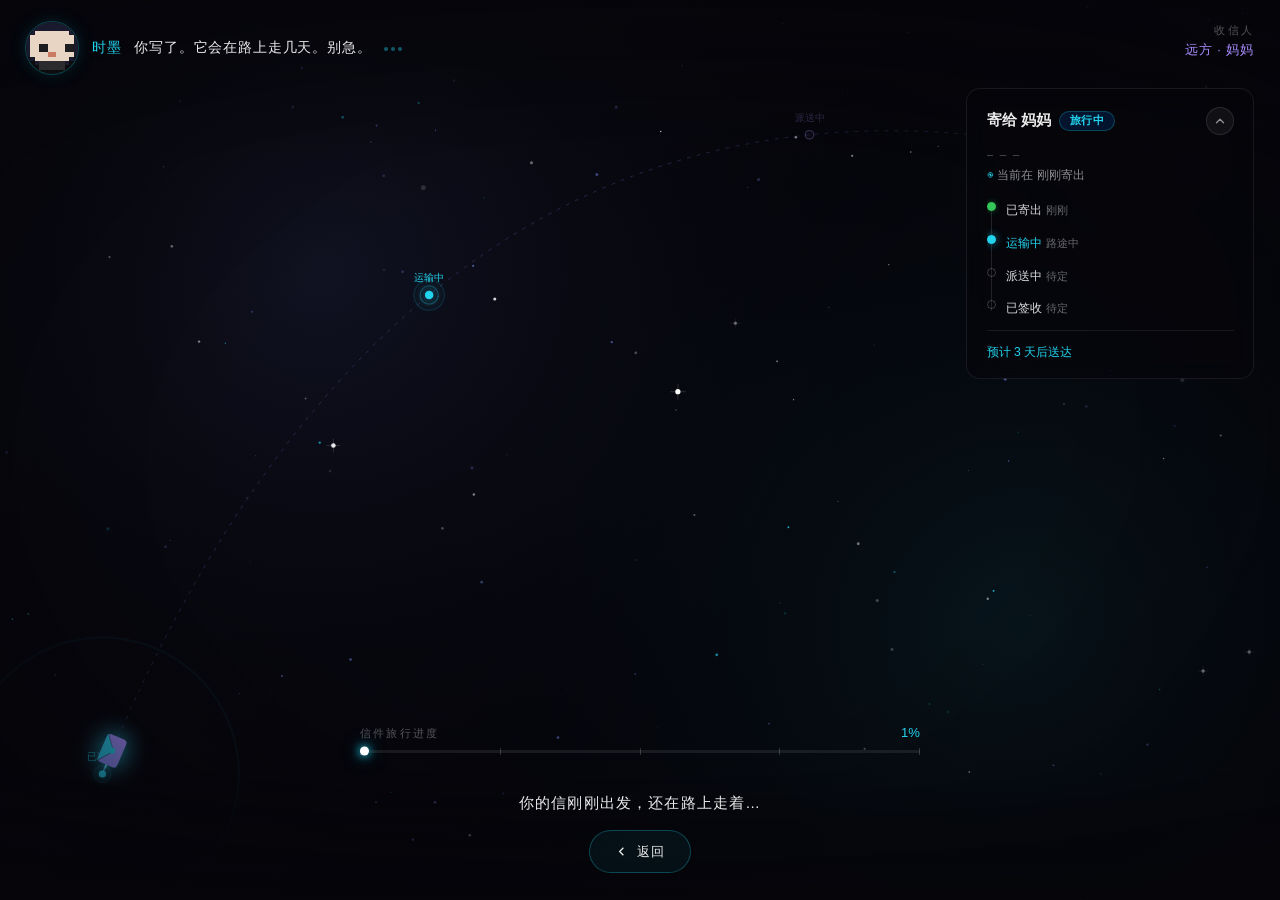
<file: letter-travel.html>
<!DOCTYPE html>
<html lang="zh-CN">
<head>
<meta charset="UTF-8">
<meta name="viewport" content="width=device-width, initial-scale=1.0, maximum-scale=1.0, user-scalable=no">
<title>时墨之境 — 信件旅行</title>
<style>
  :root{
    --bg:#05050a;
    --cyan:#22D3EE;
    --indigo:#818CF8;
    --purple:#A78BFA;
    --green:#34C759;
    --orange:#FF9500;
    --ink:rgba(255,255,255,.92);
    --ink-mute:rgba(255,255,255,.55);
    --ink-faint:rgba(255,255,255,.32);
    --font:'PingFang SC','Microsoft YaHei','Noto Sans SC',sans-serif;
  }
  *,*::before,*::after{box-sizing:border-box;margin:0;padding:0}
  html,body{width:100%;height:100%;overflow:hidden;background:var(--bg);font-family:var(--font);-webkit-font-smoothing:antialiased;color:var(--ink)}
  a{color:inherit;text-decoration:none}

  .travel-page{position:fixed;inset:0;overflow:hidden}

  /* 主画布：星空 + 曲线 + 信封 */
  #bgCanvas{position:absolute;inset:0;width:100%;height:100%;display:block;z-index:1}

  /* 暗角与顶部渐隐 */
  .vignette{position:absolute;inset:0;z-index:2;pointer-events:none;
    background:radial-gradient(ellipse at center,transparent 45%,rgba(5,5,10,.85) 100%)}
  .grad-top{position:absolute;top:0;left:0;right:0;height:160px;z-index:3;pointer-events:none;
    background:linear-gradient(to bottom,rgba(5,5,10,.7),transparent)}

  /* ===== 顶部：时墨像素头像 + 语录 ===== */
  .top-bar{position:absolute;top:0;left:0;right:0;z-index:10;
    display:flex;align-items:center;gap:.9rem;padding:1.4rem 1.6rem}
  .avatar-wrap{position:relative;flex-shrink:0;width:52px;height:52px;border-radius:50%;
    background:#0D0D0F;overflow:hidden;
    box-shadow:0 0 0 1px rgba(34,211,238,.25),0 0 18px rgba(34,211,238,.18),0 2px 10px rgba(0,0,0,.5)}
  .avatar-wrap::after{content:'';position:absolute;inset:-6px;border-radius:50%;
    border:1px solid rgba(129,140,248,.18);pointer-events:none;
    animation:ringPulse 3.6s ease-in-out infinite}
  #avatarCanvas{width:52px;height:52px;display:block;image-rendering:pixelated;image-rendering:crisp-edges}
  @keyframes ringPulse{0%,100%{transform:scale(1);opacity:.5}50%{transform:scale(1.12);opacity:.15}}
  .companion-line{font-size:.86rem;line-height:1.6;letter-spacing:.06em;color:var(--ink-mute);font-weight:300}
  .companion-line .name{color:var(--cyan);font-weight:500;margin-right:.5rem}
  .companion-line .quote{color:var(--ink)}
  .typing-dots{display:inline-flex;gap:3px;margin-left:.5rem;vertical-align:middle}
  .typing-dots span{width:4px;height:4px;border-radius:50%;background:var(--cyan);opacity:.4;animation:td 1.4s ease-in-out infinite}
  .typing-dots span:nth-child(2){animation-delay:.2s}
  .typing-dots span:nth-child(3){animation-delay:.4s}
  @keyframes td{0%,60%,100%{opacity:.3;transform:scale(.8)}30%{opacity:1;transform:scale(1)}}

  /* ===== 右上角：收信人 ===== */
  .dest-tag{position:absolute;top:1.5rem;right:1.6rem;z-index:10;text-align:right;
    font-size:.66rem;letter-spacing:.22em;color:var(--ink-faint);text-transform:uppercase}
  .dest-tag .d-name{display:block;font-size:.8rem;letter-spacing:.08em;color:var(--purple);margin-top:.25rem;text-transform:none}

  /* ===== 追踪信息面板（右侧，可展开/收起） ===== */
  .tracking-panel{
    position:absolute;right:1.6rem;top:5.5rem;z-index:10;
    width:288px;
    background:rgba(5,5,10,0.6);
    backdrop-filter:blur(12px);-webkit-backdrop-filter:blur(12px);
    border:1px solid rgba(255,255,255,0.08);
    border-radius:14px;padding:1.1rem 1.2rem;
    animation:panelFadeIn .6s ease .3s both;
  }
  @keyframes panelFadeIn{from{opacity:0;transform:translateX(20px)}to{opacity:1;transform:translateX(0)}}

  /* 头部：摘要（收件人 + 状态）+ 切换按钮，始终可见 */
  .tracking-panel .tp-header{display:flex;align-items:center;justify-content:space-between;gap:.6rem}
  .tracking-panel .tp-summary{display:flex;align-items:center;gap:.5rem;flex-wrap:wrap;min-width:0;flex:1}
  .tracking-panel .tp-recipient{font-size:.92rem;font-weight:600;color:var(--ink);white-space:nowrap;overflow:hidden;text-overflow:ellipsis;max-width:9rem}
  .tracking-panel .tp-status{
    font-size:.66rem;padding:2px 10px;border-radius:100px;font-weight:600;letter-spacing:.05em;flex-shrink:0;
  }
  .tp-status.transporting{background:rgba(0,122,255,0.15);color:#22D3EE;border:1px solid rgba(34,211,238,0.25)}
  .tp-status.delivering{background:rgba(255,149,0,0.15);color:#FF9500;border:1px solid rgba(255,149,0,0.25)}
  .tp-status.signed{background:rgba(52,199,89,0.15);color:#34C759;border:1px solid rgba(52,199,89,0.25)}

  /* 展开/收起切换按钮：半透明圆形，hover 变亮 */
  .tp-toggle{
    flex-shrink:0;width:28px;height:28px;border-radius:50%;
    background:rgba(255,255,255,0.05);border:1px solid rgba(255,255,255,0.1);
    display:flex;align-items:center;justify-content:center;
    cursor:pointer;color:var(--ink-mute);padding:0;
    transition:background .25s ease,border-color .25s ease,color .25s ease,transform .15s ease;
  }
  .tp-toggle:hover{background:rgba(34,211,238,0.14);border-color:rgba(34,211,238,0.35);color:var(--cyan)}
  .tp-toggle:active{transform:scale(.94)}
  .tp-toggle svg{width:14px;height:14px;transition:transform .38s cubic-bezier(.4,0,.2,1)}
  /* 收起时 chevron 旋转 180° 指向下（展开动作）；默认展开指向上（收起动作） */
  .tracking-panel.collapsed .tp-toggle svg{transform:rotate(180deg)}

  /* 可折叠内容区：max-height 平滑过渡 */
  .tracking-panel .tp-body{
    max-height:560px;overflow:hidden;opacity:1;
    transition:max-height .42s cubic-bezier(.4,0,.2,1),opacity .3s ease;
  }
  .tracking-panel.collapsed .tp-body{max-height:0;opacity:0;pointer-events:none}
  .tracking-panel .tp-body-inner{padding-top:.9rem}

  .tracking-panel .tp-no{font-size:.68rem;color:var(--ink-faint);margin-bottom:.4rem;font-family:'Courier New',monospace;word-break:break-all}
  .tracking-panel .tp-location{font-size:.76rem;color:var(--ink-mute);margin-bottom:1rem}
  .tracking-panel .tp-location .loc-icon{color:var(--cyan);margin-right:.3rem}

  /* 物流时间线 */
  .tp-timeline{position:relative;padding-left:1.2rem;margin-bottom:.8rem}
  .tp-timeline::before{
    content:'';position:absolute;left:4px;top:6px;bottom:6px;
    width:1px;background:rgba(255,255,255,0.12);
  }
  .tp-timeline .tl-item{position:relative;margin-bottom:.85rem}
  .tp-timeline .tl-item:last-child{margin-bottom:0}
  .tp-timeline .tl-item .tl-dot{
    position:absolute;left:-1.2rem;top:2px;
    width:9px;height:9px;border-radius:50%;
    border:1.5px solid rgba(255,255,255,0.2);
    background:transparent;
  }
  .tp-timeline .tl-item.done .tl-dot{
    background:var(--green);border-color:var(--green);
    box-shadow:0 0 6px rgba(52,199,89,0.4);
  }
  .tp-timeline .tl-item.current .tl-dot{
    background:var(--cyan);border-color:var(--cyan);
    box-shadow:0 0 8px rgba(34,211,238,0.6);
    animation:dotPulse 1.8s ease-in-out infinite;
  }
  @keyframes dotPulse{0%,100%{transform:scale(1);box-shadow:0 0 6px rgba(34,211,238,0.5)}50%{transform:scale(1.3);box-shadow:0 0 12px rgba(34,211,238,0.8)}}
  .tp-timeline .tl-item .tl-stage{font-size:.78rem;color:rgba(255,255,255,0.85);font-weight:500}
  .tp-timeline .tl-item.current .tl-stage{color:var(--cyan)}
  .tp-timeline .tl-item .tl-date{font-size:.68rem;color:rgba(255,255,255,0.4);margin-top:1px;white-space:nowrap}

  .tracking-panel .tp-eta{
    padding-top:.8rem;border-top:1px solid rgba(255,255,255,0.08);
    font-size:.76rem;color:var(--cyan);font-weight:500;
  }

  /* 折叠内容区在展开状态下可滚动 */
  .tracking-panel .tp-body-inner::-webkit-scrollbar{width:2px}
  .tracking-panel .tp-body-inner::-webkit-scrollbar-thumb{background:rgba(255,255,255,0.1);border-radius:2px}

  /* ===== 进度条 ===== */
  .progress-wrap{position:absolute;left:50%;bottom:9.2rem;transform:translateX(-50%);
    width:min(78vw,560px);z-index:10}
  .progress-head{display:flex;justify-content:space-between;align-items:baseline;margin-bottom:.55rem}
  .progress-head .label{font-size:.7rem;letter-spacing:.2em;color:var(--ink-faint);text-transform:uppercase}
  .progress-head .pct{font-size:.82rem;color:var(--cyan);font-variant-numeric:tabular-nums;font-weight:500}
  .progress-track{position:relative;height:3px;border-radius:99px;
    background:rgba(255,255,255,.08);overflow:visible}
  .progress-fill{position:absolute;left:0;top:0;bottom:0;width:0%;border-radius:99px;
    background:linear-gradient(90deg,var(--cyan),var(--indigo),var(--purple));
    box-shadow:0 0 10px rgba(34,211,238,.65);transition:width .12s linear}
  .progress-fill::after{content:'';position:absolute;right:-3px;top:50%;transform:translateY(-50%);
    width:9px;height:9px;border-radius:50%;background:#fff;
    box-shadow:0 0 10px var(--cyan),0 0 18px rgba(34,211,238,.6);
    animation:pulseDot 1.6s ease-in-out infinite}
  @keyframes pulseDot{0%,100%{transform:translateY(-50%) scale(1);box-shadow:0 0 8px var(--cyan),0 0 16px rgba(34,211,238,.5)}50%{transform:translateY(-50%) scale(1.35);box-shadow:0 0 14px var(--cyan),0 0 24px rgba(34,211,238,.8)}}
  /* ETA 颜色过渡 */
  .tp-eta{transition:color .4s ease}
  .tp-eta.delivered{color:var(--green)!important}
  .tp-eta.delivering{color:var(--orange)!important}
  /* 到达爆发动画 */
  .tp-status.arrived-flash{animation:statusFlash .6s ease}
  @keyframes statusFlash{0%{transform:scale(1)}30%{transform:scale(1.15)}100%{transform:scale(1)}}
  .station-ticks{position:absolute;inset:0;display:flex;justify-content:space-between;
    align-items:center;pointer-events:none}
  .station-ticks i{width:1px;height:7px;background:rgba(255,255,255,.18)}

  /* ===== 底部：状态文案 + 返回按钮 ===== */
  .bottom-bar{position:absolute;left:0;right:0;bottom:0;z-index:10;
    padding:1.4rem 1.6rem 1.7rem;display:flex;flex-direction:column;align-items:center;gap:1.1rem;
    background:linear-gradient(to top,rgba(5,5,10,.92),rgba(5,5,10,.5) 60%,transparent)}
  .travel-status{font-size:.92rem;letter-spacing:.08em;color:var(--ink);font-weight:300;text-align:center}
  .travel-status .days{color:var(--cyan);font-weight:500}
  .back-btn{display:inline-flex;align-items:center;gap:.5rem;cursor:pointer;
    padding:.7rem 1.5rem;border-radius:99px;border:1px solid rgba(34,211,238,.28);
    background:rgba(34,211,238,.06);backdrop-filter:blur(10px);-webkit-backdrop-filter:blur(10px);
    color:var(--ink);font-size:.82rem;letter-spacing:.12em;font-family:var(--font);
    transition:all .25s ease}
  .back-btn:hover{background:rgba(34,211,238,.14);border-color:rgba(34,211,238,.5);
    box-shadow:0 0 18px rgba(34,211,238,.28);transform:translateY(-1px)}
  .back-btn:active{transform:scale(.97)}
  .back-btn svg{width:15px;height:15px}

  /* 送达闪现提示 */
  .delivered-toast{position:absolute;left:50%;top:46%;transform:translate(-50%,-50%) scale(.9);
    z-index:12;opacity:0;pointer-events:none;text-align:center;transition:opacity .4s ease,transform .4s ease}
  .delivered-toast.show{opacity:1;transform:translate(-50%,-50%) scale(1)}
  .delivered-toast .dt-icon{font-size:1.6rem;color:var(--cyan)}
  .delivered-toast .dt-text{font-size:.8rem;letter-spacing:.18em;color:var(--ink-mute);margin-top:.3rem}

  @media (max-width:768px){
    .top-bar{padding:1rem 1rem}
    .companion-line{font-size:.78rem}
    .dest-tag{right:1rem;top:1rem}
    .progress-wrap{bottom:8.2rem;width:88vw}
    .travel-status{font-size:.82rem}
    /* 追踪面板移到底部，可滚动 */
    .tracking-panel{
      right:.8rem;left:.8rem;top:auto;bottom:13.5rem;
      width:auto;padding:.85rem 1rem;
    }
    .tracking-panel .tp-body{max-height:200px}
    .tracking-panel .tp-body-inner{overflow-y:auto;max-height:200px;padding-right:.2rem}
    .tracking-panel .tp-recipient{max-width:7rem}
  }
  @media (max-width:480px){
    .tracking-panel{bottom:12.8rem;padding:.8rem .9rem}
    .tracking-panel .tp-body{max-height:180px}
    .tracking-panel .tp-body-inner{max-height:180px}
    .progress-wrap{bottom:7.5rem}
    .tracking-panel .tp-timeline .tl-item{margin-bottom:.6rem}
  }
</style>
</head>
<body>

<div class="travel-page">
  <!-- 主背景画布 -->
  <canvas id="bgCanvas"></canvas>
  <div class="grad-top"></div>
  <div class="vignette"></div>

  <!-- 顶部：时墨像素头像 + 语录 -->
  <header class="top-bar">
    <div class="avatar-wrap"><canvas id="avatarCanvas" width="52" height="52"></canvas></div>
    <div class="companion-line">
      <span class="name">时墨</span>
      <span class="quote" id="companionQuote">你写了。它会在路上走几天。别急。</span>
      <span class="typing-dots"><span></span><span></span><span></span></span>
    </div>
  </header>

  <!-- 右上目标点 -->
  <div class="dest-tag">
    收信人
    <span class="d-name" id="destName">远方 · 妈妈</span>
  </div>

  <!-- 追踪信息面板（可展开/收起） -->
  <div class="tracking-panel" id="trackingPanel">
    <div class="tp-header">
      <div class="tp-summary">
        <span class="tp-recipient" id="tpRecipient">寄给 妈妈</span>
        <span class="tp-status transporting" id="tpStatus">运输中</span>
      </div>
      <button class="tp-toggle" id="tpToggle" type="button" aria-label="展开或收起追踪信息" aria-expanded="true">
        <svg viewBox="0 0 24 24" fill="none" stroke="currentColor" stroke-width="2.2" stroke-linecap="round" stroke-linejoin="round">
          <path d="M18 15l-6-6-6 6"/>
        </svg>
      </button>
    </div>
    <div class="tp-body">
      <div class="tp-body-inner">
        <div class="tp-no" id="tpNo">SF1234567890</div>
        <div class="tp-location"><span class="loc-icon">◉</span>当前在 <span id="tpLocation">杭州转运中心</span></div>
        <div class="tp-timeline" id="tpTimeline"></div>
        <div class="tp-eta" id="tpEta">预计 06-27 送达</div>
      </div>
    </div>
  </div>

  <!-- 进度条 -->
  <div class="progress-wrap">
    <div class="progress-head">
      <span class="label">信件旅行进度</span>
      <span class="pct"><span id="progressPct">0</span>%</span>
    </div>
    <div class="progress-track">
      <div class="progress-fill" id="progressFill"></div>
      <div class="station-ticks"><i></i><i></i><i></i><i></i><i></i></div>
    </div>
  </div>

  <!-- 送达提示 -->
  <div class="delivered-toast" id="deliveredToast">
    <div class="dt-icon">✦</div>
    <div class="dt-text">信 件 已 送 达</div>
  </div>

  <!-- 底部 -->
  <footer class="bottom-bar">
    <div class="travel-status" id="travelStatus">你的信刚刚出发，还在路上走着…</div>
    <button class="back-btn" id="backBtn" aria-label="返回">
      <svg viewBox="0 0 24 24" fill="none" stroke="currentColor" stroke-width="2">
        <path d="M15 18l-6-6 6-6"/>
      </svg>
      返回
    </button>
  </footer>
</div>

<script>
(function(){
'use strict';

/* ============================================================
   一、读取 URL 参数，获取快递单号
   ============================================================ */
const urlParams = new URLSearchParams(window.location.search);
const trackNo = urlParams.get('track') || '';

/* ============================================================
   二、追踪数据库
   ============================================================ */
const TRACKING_DB = {
  'SF1234567890': {
    recipient: '妈妈',
    trackingNo: 'SF1234567890',
    status: '运输中',
    statusType: 'transporting',
    location: '杭州转运中心',
    progress: 0.40,
    eta: '预计 06-27 送达',
    daysLeft: 1,
    quote: '你的信在路上了。正在经过杭州转运中心。',
    timeline: [
      { stage: '已寄出', date: '06-24 14:30', state: 'done' },
      { stage: '运输中', date: '06-25 09:15', state: 'current' },
      { stage: '派送中', date: '待定', state: 'pending' },
      { stage: '已签收', date: '待定', state: 'pending' },
    ],
  },
  'YT9876543210': {
    recipient: '老友',
    trackingNo: 'YT9876543210',
    status: '派送中',
    statusType: 'delivering',
    location: '上海浦东',
    progress: 0.80,
    eta: '今日送达',
    daysLeft: 0,
    quote: '信件已在目的地附近。今天就能到。',
    timeline: [
      { stage: '已寄出', date: '06-22 10:00', state: 'done' },
      { stage: '运输中', date: '06-23 08:30', state: 'done' },
      { stage: '派送中', date: '06-26 14:20', state: 'current' },
      { stage: '已签收', date: '待定', state: 'pending' },
    ],
  },
};

// 默认数据（无参数时从头播放完整动画）
const DEFAULT_TRACKING = {
  recipient: '妈妈',
  trackingNo: '',
  status: '旅行中',
  statusType: 'transporting',
  location: '路途中',
  progress: 0,
  eta: '预计 3 天后送达',
  daysLeft: 3,
  quote: '你写了。它会在路上走几天。别急。',
  timeline: [
    { stage: '已寄出', date: '刚刚', state: 'done' },
    { stage: '运输中', date: '路途中', state: 'current' },
    { stage: '派送中', date: '待定', state: 'pending' },
    { stage: '已签收', date: '待定', state: 'pending' },
  ],
};

const tracking = TRACKING_DB[trackNo] || DEFAULT_TRACKING;

/* ============================================================
   三、填充追踪信息到 DOM
   ============================================================ */
function fillTrackingInfo() {
  document.getElementById('companionQuote').textContent = tracking.quote;
  document.getElementById('destName').textContent = '远方 · ' + tracking.recipient;
  document.getElementById('tpRecipient').textContent = '寄给 ' + tracking.recipient;

  const statusEl = document.getElementById('tpStatus');
  statusEl.textContent = tracking.status;
  statusEl.className = 'tp-status ' + tracking.statusType;

  document.getElementById('tpNo').textContent = tracking.trackingNo || '— — —';
  document.getElementById('tpLocation').textContent = tracking.location;
  document.getElementById('tpEta').textContent = tracking.eta;

  // 渲染时间线
  const timelineEl = document.getElementById('tpTimeline');
  timelineEl.innerHTML = tracking.timeline.map(t => `
    <div class="tl-item ${t.state}">
      <span class="tl-dot"></span>
      <span class="tl-stage">${t.stage}</span>
      <span class="tl-date">${t.date}</span>
    </div>`).join('');
}

fillTrackingInfo();

/* ============================================================
   四、12x12 像素头像（内联自包含）
   ============================================================ */
(function avatar(){
  const C = { _:0, HAIR:1, SKIN:2, EYE:3, MOUTH:4, COLLAR:5 };
  const PALETTE = {1:'#1A1A2E',2:'#E8D5C4',3:'#1D1D1F',4:'#C97B63',5:'#2C2C2E'};
  const BASE = [
    [0,0,1,1,1,1,1,1,1,1,0,0],
    [0,1,1,1,1,1,1,1,1,1,1,0],
    [1,1,2,2,2,2,2,2,2,2,1,1],
    [1,2,2,2,2,2,2,2,2,2,2,1],
    [1,2,3,3,2,2,2,2,3,3,2,1],
    [1,2,3,3,2,2,2,2,3,3,2,1],
    [1,2,2,2,2,2,2,2,2,2,2,1],
    [1,2,2,2,2,4,4,2,2,2,2,1],
    [0,1,2,2,2,2,2,2,2,2,1,0],
    [0,0,1,5,5,5,5,5,5,1,0,0],
    [0,0,0,5,5,5,5,5,5,0,0,0],
    [0,0,0,0,0,0,0,0,0,0,0,0],
  ];
  const EYE_COORDS = [[4,2],[4,3],[5,2],[5,3],[4,8],[4,9],[5,8],[5,9]];
  function makeLook(base,dx,dy){
    if(dx===0&&dy===0) return base;
    const p = base.map(r=>[...r]);
    for(const [y,x] of EYE_COORDS){ if(p[y]&&p[y][x]===C.EYE) p[y][x]=C.SKIN; }
    for(const [y,x] of EYE_COORDS){
      const ny=y+dy,nx=x+dx;
      if(p[ny]&&p[ny][nx]!==undefined&&p[ny][nx]!==0) p[ny][nx]=C.EYE;
    }
    return p;
  }
  const look={};
  for(let dy=-1;dy<=1;dy++)for(let dx=-1;dx<=1;dx++) look[dx+','+dy]=makeLook(BASE,dx,dy);
  const SMILE = BASE.map(r=>[...r]); SMILE[7][4]=C.MOUTH; SMILE[7][7]=C.MOUTH;

  const cv=document.getElementById('avatarCanvas');
  const ctx=cv.getContext('2d');
  const PIX=4, SIZE=12*PIX; cv.width=SIZE; cv.height=SIZE;
  ctx.imageSmoothingEnabled=false;

  let frame=0, blinkStart=-1, smileStart=-1;
  let nextBlink=120+Math.random()*180, nextSmile=300+Math.random()*300;
  let lookDx=0,lookDy=0,targetDx=0,targetDy=0,mx=innerWidth/2,my=innerHeight/2;
  addEventListener('mousemove',e=>{mx=e.clientX;my=e.clientY;});
  function updateLook(){
    const r=cv.getBoundingClientRect();
    const cx=r.left+r.width/2, cy=r.top+r.height/2;
    const dx=mx-cx, dy=my-cy, dist=Math.hypot(dx,dy);
    if(dist<26){targetDx=0;targetDy=0;return;}
    const a=Math.atan2(dy,dx);
    targetDx=Math.round(Math.cos(a)); targetDy=Math.round(Math.sin(a));
  }
  function draw(pattern){
    ctx.clearRect(0,0,SIZE,SIZE);
    for(let y=0;y<12;y++)for(let x=0;x<12;x++){
      const c=pattern[y][x]; if(!c) continue;
      ctx.fillStyle=PALETTE[c]||'#000';
      ctx.fillRect(x*PIX,y*PIX,PIX,PIX);
    }
  }
  function loop(){
    updateLook();
    lookDx+=(targetDx-lookDx)*0.15; lookDy+=(targetDy-lookDy)*0.15;
    let base = look[Math.round(lookDx)+','+Math.round(lookDy)] || BASE;
    base = base.map(r=>[...r]);
    if(blinkStart>=0 && frame-blinkStart<6){
      base = base.map((row,i)=>(i===4||i===5)?row.map(c=>c===C.EYE?C.SKIN:c):row);
    }else if(blinkStart>=0){ blinkStart=-1; nextBlink=frame+120+Math.random()*180; }
    else if(frame>=nextBlink){ blinkStart=frame; }
    if(smileStart>=0 && frame-smileStart<60){
      if(base[7]){ base[7][4]=C.MOUTH; base[7][7]=C.MOUTH; }
    }else if(smileStart>=0){ smileStart=-1; nextSmile=frame+300+Math.random()*300; }
    else if(frame>=nextSmile){ smileStart=frame; }
    draw(base);
    frame++;
    requestAnimationFrame(loop);
  }
  loop();
})();

/* ============================================================
   五、主画布：星空 / 贝塞尔路径 / 阶段节点 / 信封
   ============================================================ */
const canvas=document.getElementById('bgCanvas');
const ctx=canvas.getContext('2d');
let W=0,H=0,DPR=1;

function resize(){
  DPR=window.devicePixelRatio||1;
  W=canvas.clientWidth; H=canvas.clientHeight;
  canvas.width=Math.round(W*DPR); canvas.height=Math.round(H*DPR);
  ctx.setTransform(DPR,0,0,DPR,0,0);
}
addEventListener('resize',resize); resize();

/* --- 星空粒子 --- */
const STARS=[];
for(let i=0;i<200;i++){
  STARS.push({
    x:Math.random(), y:Math.random(),
    r:Math.random()*1.3+0.3,
    phase:Math.random()*Math.PI*2,
    speed:0.4+Math.random()*1.4,
    base:0.25+Math.random()*0.7,
    hue:Math.random()<0.18?'#22D3EE':(Math.random()<0.5?'#818CF8':'#FFFFFF')
  });
}
const BIG=[];
for(let i=0;i<8;i++){ BIG.push({x:Math.random(),y:Math.random(),r:1.6+Math.random()*1.2,phase:Math.random()*6.28,speed:.6+Math.random()}); }
let shooting=null;
function maybeShoot(){
  if(shooting) return;
  if(Math.random()<0.0035){
    shooting={x:Math.random()*W*0.6, y:Math.random()*H*0.4, len:80+Math.random()*80, sp:7+Math.random()*5, life:1};
  }
}

/* --- 贝塞尔飞行路径 --- */
const P0={x:0.08,y:0.86}, P1={x:0.30,y:0.10}, P2={x:0.66,y:0.08}, P3={x:0.93,y:0.20};
function bez(t,a,b,c,d){const mt=1-t;return mt*mt*mt*a+3*mt*mt*t*b+3*mt*t*t*c+t*t*t*d;}
function pointAt(t){return {x:bez(t,P0.x,P1.x,P2.x,P3.x)*W, y:bez(t,P0.y,P1.y,P2.y,P3.y)*H};}
function tangentAt(t){
  const mt=1-t;
  const dx=3*mt*mt*(P1.x-P0.x)+6*mt*t*(P2.x-P1.x)+3*t*t*(P3.x-P2.x);
  const dy=3*mt*mt*(P1.y-P0.y)+6*mt*t*(P2.y-P1.y)+3*t*t*(P3.y-P2.y);
  return Math.atan2(dy*H,dx*W);
}

/* --- 四个阶段节点（0% / 33% / 66% / 100%） --- */
const STAGE_NODES=[
  {t:0,    name:'已寄出'},
  {t:0.33, name:'运输中'},
  {t:0.66, name:'派送中'},
  {t:1.0,  name:'已签收'},
];
const STATION_FONT='300 10px '+(getComputedStyle(document.body).fontFamily||'sans-serif');

const trail=[];
const progressFill=document.getElementById('progressFill');
const progressPct=document.getElementById('progressPct');
const toast=document.getElementById('deliveredToast');
const travelStatus=document.getElementById('travelStatus');
const tpEtaEl=document.getElementById('tpEta');
const tpLocationEl=document.getElementById('tpLocation');
const tpStatusEl=document.getElementById('tpStatus');

/* --- 节点到达爆发系统 --- */
const bursts=[];
function createBurst(x,y,color){
  // 环形扩散 + 粒子飞溅
  bursts.push({x,y,r:0,alpha:0.9,color:color||'#22D3EE',type:'ring'});
  for(let i=0;i<8;i++){
    const a=(i/8)*Math.PI*2;
    bursts.push({x,y,vx:Math.cos(a)*2.5,vy:Math.sin(a)*2.5,r:2,alpha:0.8,color:color||'#22D3EE',type:'particle',life:1});
  }
}
function drawBursts(){
  ctx.save();
  ctx.globalCompositeOperation='lighter';
  for(let i=bursts.length-1;i>=0;i--){
    const b=bursts[i];
    if(b.type==='ring'){
      b.r+=3.5; b.alpha*=0.93;
      if(b.alpha<0.02){bursts.splice(i,1);continue;}
      ctx.globalAlpha=b.alpha;
      ctx.strokeStyle=b.color; ctx.lineWidth=2;
      ctx.beginPath(); ctx.arc(b.x,b.y,b.r,0,Math.PI*2); ctx.stroke();
    }else{
      b.x+=b.vx; b.y+=b.vy; b.vx*=0.95; b.vy*=0.95; b.life-=0.025;
      if(b.life<=0){bursts.splice(i,1);continue;}
      ctx.globalAlpha=b.life*0.7;
      ctx.fillStyle=b.color;
      ctx.beginPath(); ctx.arc(b.x,b.y,b.r*b.life,0,Math.PI*2); ctx.fill();
    }
  }
  ctx.globalAlpha=1;
  ctx.restore();
}

/* --- 动态 ETA / 位置 / 状态联动 --- */
let lastStageIdx=-1; // 记录上一个到达的阶段索引，用于触发爆发
function updateTrackingInfo(t){
  // ETA 随进度动态变化
  if(t>=1){
    tpEtaEl.textContent='已送达 ✓';
    tpEtaEl.className='tp-eta delivered';
    tpLocationEl.textContent='已签收';
  }else if(t>=0.66){
    tpEtaEl.textContent='预计今日送达';
    tpEtaEl.className='tp-eta delivering';
    tpLocationEl.textContent='目的地附近';
  }else if(t>=0.33){
    tpEtaEl.textContent='预计 2 天后送达';
    tpEtaEl.className='tp-eta';
    tpLocationEl.textContent='运输途中';
  }else{
    tpEtaEl.textContent='预计 3 天后送达';
    tpEtaEl.className='tp-eta';
    tpLocationEl.textContent='刚刚寄出';
  }

  // 检测是否到达新阶段节点 → 触发爆发
  const EPS=0.005;
  for(let i=0;i<STAGE_NODES.length;i++){
    const node=STAGE_NODES[i];
    if(Math.abs(t-node.t)<EPS && i>lastStageIdx){
      lastStageIdx=i;
      const p=pointAt(node.t);
      createBurst(p.x,p.y, i===STAGE_NODES.length-1?'#34C759':'#22D3EE');
      // 状态标签闪烁
      tpStatusEl.classList.remove('arrived-flash');
      void tpStatusEl.offsetWidth; // 触发重排
      tpStatusEl.classList.add('arrived-flash');
      // 更新状态标签文字
      if(i===1){tpStatusEl.textContent='运输中';tpStatusEl.className='tp-status transporting arrived-flash';}
      else if(i===2){tpStatusEl.textContent='派送中';tpStatusEl.className='tp-status delivering arrived-flash';}
      else if(i===3){tpStatusEl.textContent='已签收';tpStatusEl.className='tp-status signed arrived-flash';}
    }
  }
}

/* ============================================================
   六、动画状态机：信封按快递进度逐阶段推进
   - 信封从 tracking.progress 出发，缓慢移动到下一个阶段节点
   - 到达后在节点处轻微浮动（上下浮动），表示"在途中等待"
   - 等待一段时间后继续推进到下一个阶段（模拟下一次状态更新）
   - 进度条 / 百分比 / 状态文案 与信封位置实时联动
   ============================================================ */
const startProgress = tracking.progress;
const MOVE_DURATION = 9000;  // 每个阶段移动时长（约 8-10s，符合慢节奏）
const BOB_DURATION   = 6500;  // 在阶段节点停留（浮动）时长

// 取下一个阶段节点（严格大于当前 t）
function nextStage(t){
  for(let i=0;i<STAGE_NODES.length;i++){
    if(STAGE_NODES[i].t > t + 0.001) return {t:STAGE_NODES[i].t, idx:i};
  }
  return {t:1, idx:STAGE_NODES.length-1};
}

let envT = startProgress;             // 信封在路径上的当前位置（= 快递实际进度）
let moveStartT = startProgress;       // 本次移动起点
let moveTarget = nextStage(startProgress); // 本次移动目标节点
let moveStartTime = performance.now();
let animState = 'moving';             // 'moving' | 'bobbing' | 'delivered'
let bobStartTime = 0;
let arrived = false;

// 已签收：信封直接在终点静止浮动
if(startProgress >= 1){
  animState = 'delivered';
  arrived = true;
  envT = 1;
  bobStartTime = performance.now();
  toast.classList.add('show');
}

function easeInOut(x){
  return x < 0.5 ? 2*x*x : 1 - Math.pow(-2*x+2, 2)/2;
}

// 底部状态文案随进度联动
function getStatusText(t){
  if(t >= 1)      return '信已送达。<span class="days">她应该很快会看到。</span>';
  if(t >= 0.66)   return '快到了，再等等';
  if(t >= 0.33)   return '信件正在途中，别急，慢慢来';
  return '你的信刚刚出发，还在路上走着…';
}

function roundRect(c,x,y,w,h,r){
  c.beginPath();
  c.moveTo(x+r,y); c.arcTo(x+w,y,x+w,y+h,r); c.arcTo(x+w,y+h,x,y+h,r);
  c.arcTo(x,y+h,x,y,r); c.arcTo(x,y,x+w,y,r); c.closePath();
}

function drawEnvelope(x,y,ang,scale){
  ctx.save();
  ctx.translate(x,y); ctx.rotate(ang); ctx.scale(scale,scale);
  ctx.shadowColor='rgba(34,211,238,0.9)'; ctx.shadowBlur=22;
  const w=30,h=21;
  const g=ctx.createLinearGradient(-w/2,-h/2,w/2,h/2);
  g.addColorStop(0,'#818CF8'); g.addColorStop(1,'#A78BFA');
  ctx.fillStyle=g; roundRect(ctx,-w/2,-h/2,w,h,4); ctx.fill();
  ctx.shadowBlur=0;
  ctx.fillStyle='rgba(34,211,238,0.92)';
  ctx.beginPath();
  ctx.moveTo(-w/2,-h/2); ctx.lineTo(0,1.5); ctx.lineTo(w/2,-h/2);
  ctx.closePath(); ctx.fill();
  ctx.strokeStyle='rgba(5,5,10,0.35)'; ctx.lineWidth=1;
  ctx.beginPath();
  ctx.moveTo(-w/2,-h/2); ctx.lineTo(0,1.5); ctx.lineTo(w/2,-h/2);
  ctx.stroke();
  ctx.shadowColor='rgba(34,211,238,0.8)'; ctx.shadowBlur=10;
  ctx.fillStyle='#22D3EE';
  ctx.beginPath(); ctx.arc(0,0,3,0,Math.PI*2); ctx.fill();
  ctx.restore();
}

/* --- 阶段节点绘制 ---
   passed  ：已经过 —— 青色实心圆 + 光晕
   current ：当前所在阶段 —— 青色脉冲动画
   pending ：未到达 —— 暗紫色空心圆 */
function drawStageNode(node, idx, curT, time){
  const p = pointAt(node.t);
  const EPS = 0.004;
  // 当前目标节点：>= 信封位置 的第一个节点
  let targetIdx = STAGE_NODES.findIndex(n => n.t >= curT - EPS);
  if(targetIdx === -1) targetIdx = STAGE_NODES.length - 1;

  let state;
  if(idx < targetIdx)      state = 'passed';
  else if(idx === targetIdx) state = 'current';
  else                       state = 'pending';

  const pulse = 0.5 + 0.5 * Math.sin(time * 0.003 + idx * 1.3);

  ctx.save();
  if(state === 'passed'){
    // 已经过：青色实心圆 + 光晕
    ctx.shadowColor='#22D3EE'; ctx.shadowBlur=10;
    ctx.fillStyle='#22D3EE';
    ctx.beginPath(); ctx.arc(p.x,p.y,3.6,0,Math.PI*2); ctx.fill();
    ctx.shadowBlur=0;
    ctx.globalAlpha = 0.3 + 0.15 * pulse;
    ctx.strokeStyle = 'rgba(34,211,238,0.45)';
    ctx.lineWidth = 1;
    ctx.beginPath(); ctx.arc(p.x,p.y,8 + pulse*2, 0, Math.PI*2); ctx.stroke();
  } else if(state === 'current'){
    // 当前阶段：青色脉冲
    ctx.shadowColor='#22D3EE'; ctx.shadowBlur=14 + pulse*8;
    ctx.fillStyle='#22D3EE';
    ctx.beginPath(); ctx.arc(p.x,p.y,4.2 + pulse*1.2, 0, Math.PI*2); ctx.fill();
    ctx.shadowBlur=0;
    for(let i=0;i<2;i++){
      ctx.globalAlpha = (0.5 - i*0.2) * (0.5 + 0.5*pulse);
      ctx.strokeStyle = '#22D3EE';
      ctx.lineWidth = 1.2;
      ctx.beginPath(); ctx.arc(p.x,p.y,9 + i*6 + pulse*4, 0, Math.PI*2); ctx.stroke();
    }
  } else {
    // 未到达：暗紫色空心圆
    ctx.globalAlpha = 0.55;
    ctx.strokeStyle = 'rgba(167,139,250,0.65)';
    ctx.lineWidth = 1.3;
    ctx.beginPath(); ctx.arc(p.x,p.y,4.2, 0, Math.PI*2); ctx.stroke();
    ctx.globalAlpha = 0.22;
    ctx.fillStyle = 'rgba(167,139,250,0.35)';
    ctx.beginPath(); ctx.arc(p.x,p.y,2.2, 0, Math.PI*2); ctx.fill();
  }
  ctx.restore();

  // 节点旁的阶段名称
  ctx.save();
  ctx.font = STATION_FONT;
  ctx.textAlign = 'center';
  if(state === 'passed'){
    ctx.globalAlpha = 0.85;
    ctx.fillStyle = 'rgba(34,211,238,0.9)';
  } else if(state === 'current'){
    ctx.globalAlpha = 1;
    ctx.fillStyle = '#22D3EE';
  } else {
    ctx.globalAlpha = 0.5;
    ctx.fillStyle = 'rgba(167,139,250,0.75)';
  }
  ctx.fillText(node.name, p.x, p.y - 14);
  ctx.restore();
}

function drawPath(curT, animTime){
  ctx.save();
  ctx.setLineDash([3,7]); ctx.lineWidth=1; ctx.lineCap='round';
  ctx.strokeStyle='rgba(129,140,248,0.22)';
  ctx.beginPath();
  for(let i=0;i<=60;i++){
    const t=i/60, p=pointAt(t);
    i?ctx.lineTo(p.x,p.y):ctx.moveTo(p.x,p.y);
  }
  ctx.stroke();
  ctx.restore();

  if(curT>0.001){
    ctx.save();
    ctx.setLineDash([]);
    ctx.lineCap='round'; ctx.lineJoin='round';
    ctx.shadowColor='rgba(34,211,238,0.7)'; ctx.shadowBlur=10;
    const grad=ctx.createLinearGradient(pointAt(0).x,pointAt(0).y,pointAt(curT).x,pointAt(curT).y);
    grad.addColorStop(0,'rgba(129,140,248,0.15)');
    grad.addColorStop(0.5,'rgba(167,139,250,0.7)');
    grad.addColorStop(1,'rgba(34,211,238,0.95)');
    ctx.strokeStyle=grad; ctx.lineWidth=2.2;
    ctx.beginPath();
    const steps=Math.max(2,Math.ceil(curT*80));
    for(let i=0;i<=steps;i++){
      const t=(i/steps)*curT, p=pointAt(t);
      i?ctx.lineTo(p.x,p.y):ctx.moveTo(p.x,p.y);
    }
    ctx.stroke();
    ctx.restore();

    // 流光效果：沿路径移动的高亮点
    ctx.save();
    ctx.globalCompositeOperation='lighter';
    const flowSpeed=0.0003;
    for(let k=0;k<3;k++){
      const flowT=((animTime*flowSpeed+k/3)%1)*curT;
      if(flowT>0.01){
        const fp=pointAt(flowT);
        ctx.globalAlpha=0.6;
        const fg=ctx.createRadialGradient(fp.x,fp.y,0,fp.x,fp.y,12);
        fg.addColorStop(0,'rgba(255,255,255,0.8)');
        fg.addColorStop(0.4,'rgba(34,211,238,0.4)');
        fg.addColorStop(1,'rgba(34,211,238,0)');
        ctx.fillStyle=fg;
        ctx.fillRect(fp.x-12,fp.y-12,24,24);
      }
    }
    ctx.restore();
  }
}

function drawStars(time){
  ctx.save();
  let ng=ctx.createRadialGradient(W*0.25,H*0.3,0,W*0.25,H*0.3,W*0.5);
  ng.addColorStop(0,'rgba(129,140,248,0.10)'); ng.addColorStop(1,'rgba(5,5,10,0)');
  ctx.fillStyle=ng; ctx.fillRect(0,0,W,H);
  ng=ctx.createRadialGradient(W*0.8,H*0.7,0,W*0.8,H*0.7,W*0.5);
  ng.addColorStop(0,'rgba(34,211,238,0.08)'); ng.addColorStop(1,'rgba(5,5,10,0)');
  ctx.fillStyle=ng; ctx.fillRect(0,0,W,H);
  ctx.restore();

  for(let i=0;i<STARS.length;i++){
    const s=STARS[i];
    const a=s.base*(0.45+0.55*Math.sin(time*0.001*s.speed+s.phase));
    ctx.globalAlpha=Math.max(0,a);
    ctx.fillStyle=s.hue;
    ctx.beginPath(); ctx.arc(s.x*W,s.y*H,s.r,0,Math.PI*2); ctx.fill();
  }
  for(let i=0;i<BIG.length;i++){
    const s=BIG[i];
    const a=0.5+0.5*Math.sin(time*0.001*s.speed+s.phase);
    const x=s.x*W,y=s.y*H;
    ctx.globalAlpha=Math.max(0.15,a);
    ctx.fillStyle='#FFFFFF';
    ctx.beginPath(); ctx.arc(x,y,s.r,0,Math.PI*2); ctx.fill();
    ctx.globalAlpha=a*0.5;
    ctx.strokeStyle='rgba(255,255,255,0.6)'; ctx.lineWidth=0.5;
    ctx.beginPath(); ctx.moveTo(x-s.r*3,y); ctx.lineTo(x+s.r*3,y);
    ctx.moveTo(x,y-s.r*3); ctx.lineTo(x,y+s.r*3); ctx.stroke();
  }
  ctx.globalAlpha=1;

  maybeShoot();
  if(shooting){
    ctx.save();
    const g=ctx.createLinearGradient(shooting.x,shooting.y,shooting.x-shooting.len,shooting.y+shooting.len*0.4);
    g.addColorStop(0,'rgba(255,255,255,'+shooting.life+')');
    g.addColorStop(1,'rgba(34,211,238,0)');
    ctx.strokeStyle=g; ctx.lineWidth=1.6; ctx.lineCap='round';
    ctx.beginPath(); ctx.moveTo(shooting.x,shooting.y); ctx.lineTo(shooting.x-shooting.len,shooting.y+shooting.len*0.4); ctx.stroke();
    ctx.restore();
    shooting.x+=shooting.sp; shooting.y+=shooting.sp*0.4; shooting.life-=0.02;
    if(shooting.life<=0||shooting.x>W+100) shooting=null;
  }
}

/* --- 主循环 --- */
let lastT = performance.now();
function frame(now){
  const dt = now - lastT; lastT = now;

  // 1) 更新信封在路径上的位置（= 快递实际进度）
  if(animState === 'moving'){
    const p = Math.min(1, (now - moveStartTime) / MOVE_DURATION);
    envT = moveStartT + (moveTarget.t - moveStartT) * easeInOut(p);
    if(p >= 1){
      envT = moveTarget.t;
      if(envT >= 1 - 0.001){
        // 到达终点 —— 送达
        animState = 'delivered';
        arrived = true;
        bobStartTime = now;
        toast.classList.add('show');
      } else {
        // 到达中间阶段节点 —— 浮动等待下一次状态更新
        animState = 'bobbing';
        bobStartTime = now;
      }
    }
  } else if(animState === 'bobbing'){
    envT = moveTarget.t; // 停留在该节点
    if(now - bobStartTime >= BOB_DURATION){
      // 推进到下一个阶段节点（模拟下一次状态更新）
      moveStartT = envT;
      moveTarget = nextStage(envT);
      moveStartTime = now;
      animState = 'moving';
    }
  }
  // delivered: envT 保持 1，在终点轻微浮动

  const t = envT;

  // 2) 在节点停留时的上下浮动 + 水平微漂
  let bobY = 0, bobX = 0;
  if(animState === 'bobbing'){
    const bt = now - bobStartTime;
    bobY = Math.sin(bt * 0.0032) * 5;
    bobX = Math.cos(bt * 0.0021) * 2;
  } else if(animState === 'delivered'){
    const bt = now - bobStartTime;
    bobY = Math.sin(bt * 0.0028) * 3;
    bobX = Math.cos(bt * 0.0019) * 1.5;
  }

  // 3) 绘制
  ctx.clearRect(0,0,W,H);
  drawStars(now);
  drawPath(t, now);
  for(let i=0;i<STAGE_NODES.length;i++){
    drawStageNode(STAGE_NODES[i], i, t, now);
  }

  // 节点到达爆发
  drawBursts();

  // 信封位置
  const pos = pointAt(t);
  const ang = tangentAt(t);
  const envX = pos.x + bobX;
  const envY = pos.y + bobY;
  if(animState === 'moving'){
    trail.push({x:envX, y:envY, life:1});
    if(trail.length>30) trail.shift();
  }
  // 增强轨迹：彗星尾渐变 + 多层发光
  for(let i=0;i<trail.length;i++){
    const p=trail[i]; p.life-=0.03;
    if(p.life>0){
      const ratio=i/trail.length;
      ctx.save();
      ctx.globalCompositeOperation='lighter';
      // 外层光晕
      ctx.globalAlpha=p.life*ratio*0.3;
      const grad=ctx.createRadialGradient(p.x,p.y,0,p.x,p.y,6+p.life*4);
      grad.addColorStop(0,'rgba(34,211,238,'+p.life*ratio*0.5+')');
      grad.addColorStop(1,'rgba(34,211,238,0)');
      ctx.fillStyle=grad;
      ctx.fillRect(p.x-10,p.y-10,20,20);
      // 内层亮点
      ctx.globalAlpha=p.life*0.7;
      ctx.fillStyle=ratio>0.7?'#FFFFFF':'#22D3EE';
      ctx.beginPath(); ctx.arc(p.x,p.y,1.2*p.life+0.3,0,Math.PI*2); ctx.fill();
      ctx.restore();
    }
  }
  // 信封光晕脉冲（移动时更强）
  const envGlow = animState==='moving' ? 0.8+Math.sin(now*0.005)*0.2 : 0.4+Math.sin(now*0.003)*0.15;
  ctx.save();
  ctx.globalCompositeOperation='lighter';
  ctx.globalAlpha=envGlow*0.4;
  const envGrad=ctx.createRadialGradient(envX,envY,0,envX,envY,40);
  envGrad.addColorStop(0,'rgba(34,211,238,0.4)');
  envGrad.addColorStop(0.5,'rgba(129,140,248,0.15)');
  envGrad.addColorStop(1,'rgba(129,140,248,0)');
  ctx.fillStyle=envGrad;
  ctx.fillRect(envX-40,envY-40,80,80);
  ctx.restore();
  drawEnvelope(envX, envY, ang, 1);
  ctx.globalAlpha=1;

  // 4) 进度条 / 百分比 / 状态文案 / ETA 与信封位置实时联动
  const pct = Math.round(t * 100);
  progressFill.style.width = pct + '%';
  progressPct.textContent = pct;
  travelStatus.innerHTML = getStatusText(t);
  updateTrackingInfo(t);

  requestAnimationFrame(frame);
}
requestAnimationFrame(frame);

/* ============================================================
   七、追踪面板展开/收起
   ============================================================ */
const trackingPanel = document.getElementById('trackingPanel');
const tpToggle = document.getElementById('tpToggle');
tpToggle.addEventListener('click', function(){
  const collapsed = trackingPanel.classList.toggle('collapsed');
  tpToggle.setAttribute('aria-expanded', collapsed ? 'false' : 'true');
});

/* ============================================================
   八、返回按钮
   ============================================================ */
document.getElementById('backBtn').addEventListener('click',function(){
  // 如果是从寄信进度来的，返回 chat.html
  window.location.href='chat.html';
});

})();
</script>
</body>
</html>
</file>
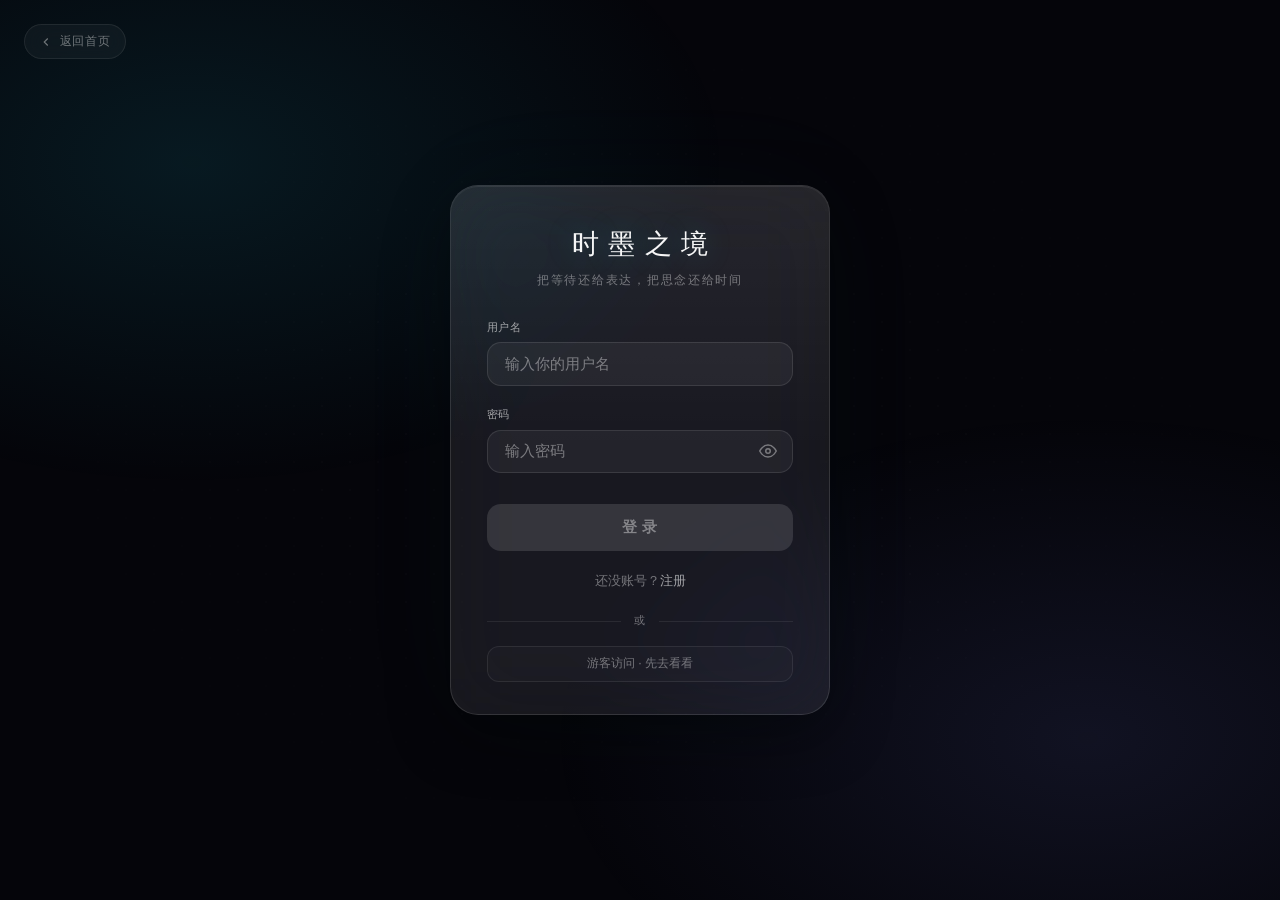
<file: register.html>
<!DOCTYPE html>
<html lang="zh-CN">
<head>
  <meta charset="UTF-8">
  <meta name="viewport" content="width=device-width, initial-scale=1.0, maximum-scale=1.0, user-scalable=no">
  <title>时墨之境 — 注册</title>
  <style>
    /* ============================================
       时墨之境 — 注册/登录页
       深色背景 + Apple Liquid Glass 玻璃卡片
       ============================================ */
    :root {
      --bg: #05050A;
      --font: 'PingFang SC', 'Microsoft YaHei', 'Noto Sans SC', 'Source Han Sans SC', sans-serif;
      --cyan: #22D3EE;
      --indigo: #818CF8;
      --error: #FF453A;
      /* 文字色阶 */
      --ink-1: rgba(255, 255, 255, 0.96);
      --ink-2: rgba(255, 255, 255, 0.6);
      --ink-3: rgba(255, 255, 255, 0.4);
    }

    *, *::before, *::after { box-sizing: border-box; margin: 0; padding: 0; }

    html, body {
      width: 100%; min-height: 100vh; height: 100%;
      font-family: var(--font);
      -webkit-font-smoothing: antialiased;
      -moz-osx-font-smoothing: grayscale;
      background: var(--bg);
      color: var(--ink-1);
      overflow-x: hidden;
    }

    a { color: inherit; text-decoration: none; }

    /* 背景径向光晕 — 左上角青色，右下角靛色，很淡 */
    body::before {
      content: '';
      position: fixed;
      inset: 0;
      z-index: 0;
      pointer-events: none;
      background:
        radial-gradient(ellipse 70% 60% at 15% 18%, rgba(34, 211, 238, 0.10), transparent 60%),
        radial-gradient(ellipse 70% 60% at 85% 82%, rgba(129, 140, 248, 0.10), transparent 60%);
    }
    /* 背景细点纹理 */
    body::after {
      content: '';
      position: fixed;
      inset: 0;
      z-index: 0;
      pointer-events: none;
      background-image: radial-gradient(circle, rgba(255, 255, 255, 0.015) 1px, transparent 1px);
      background-size: 28px 28px;
      -webkit-mask-image: radial-gradient(ellipse at center, black 30%, transparent 80%);
      mask-image: radial-gradient(ellipse at center, black 30%, transparent 80%);
    }

    /* 返回首页链接 — 左上角 */
    .back-home {
      position: fixed;
      top: 1.5rem;
      left: 1.5rem;
      z-index: 20;
      display: inline-flex;
      align-items: center;
      gap: 0.4rem;
      font-size: 0.78rem;
      letter-spacing: 0.05em;
      color: var(--ink-3);
      padding: 0.5rem 0.9rem;
      border-radius: 999px;
      background: rgba(255, 255, 255, 0.04);
      backdrop-filter: blur(12px);
      -webkit-backdrop-filter: blur(12px);
      border: 0.5px solid rgba(255, 255, 255, 0.08);
      transition: all 0.25s ease;
    }
    .back-home:hover {
      color: var(--ink-1);
      background: rgba(255, 255, 255, 0.08);
      border-color: rgba(255, 255, 255, 0.15);
    }
    .back-home:active { transform: scale(0.96); }
    .back-home svg { width: 14px; height: 14px; }

    /* 主容器 — 居中布局 */
    .stage {
      position: relative;
      z-index: 1;
      min-height: 100vh;
      display: flex;
      align-items: center;
      justify-content: center;
      padding: 2rem 1rem;
    }

    /* 玻璃卡片 */
    .auth-card {
      width: 380px;
      max-width: 100%;
      background: rgba(255, 255, 255, 0.08);
      backdrop-filter: blur(40px) saturate(1.8);
      -webkit-backdrop-filter: blur(40px) saturate(1.8);
      border: 0.5px solid rgba(255, 255, 255, 0.12);
      border-radius: 28px;
      padding: 2.5rem 2.25rem 2rem;
      box-shadow:
        0 1px 0 0 rgba(255, 255, 255, 0.08) inset,
        0 20px 60px rgba(0, 0, 0, 0.45),
        0 0 120px rgba(34, 211, 238, 0.04);
      position: relative;
      overflow: hidden;
      animation: cardIn 0.8s cubic-bezier(0.22, 1, 0.36, 1) both;
    }
    /* 卡片顶部高光 */
    .auth-card::before {
      content: '';
      position: absolute;
      top: 0; left: 0; right: 0;
      height: 50%;
      border-radius: 28px 28px 0 0;
      pointer-events: none;
      background: linear-gradient(to bottom, rgba(255, 255, 255, 0.06), transparent);
    }
    @keyframes cardIn {
      from { opacity: 0; transform: scale(0.95); }
      to   { opacity: 1; transform: scale(1); }
    }

    /* Logo 区 */
    .brand {
      text-align: center;
      margin-bottom: 2rem;
      position: relative;
      z-index: 1;
    }
    .brand .logo {
      font-size: 1.7rem;
      font-weight: 300;
      letter-spacing: 0.35em;
      color: var(--ink-1);
      text-indent: 0.35em;
      text-shadow: 0 0 30px rgba(34, 211, 238, 0.25);
    }
    .brand .subtitle {
      font-size: 0.72rem;
      letter-spacing: 0.15em;
      color: var(--ink-3);
      margin-top: 0.7rem;
      font-weight: 300;
    }

    /* 表单切换容器 */
    .form-wrap {
      position: relative;
      z-index: 1;
    }
    .auth-form {
      transition: opacity 0.28s ease, transform 0.28s ease;
    }
    .auth-form.is-hidden {
      display: none;
    }
    .auth-form.is-leaving {
      opacity: 0;
      transform: translateY(-8px);
    }
    .auth-form.is-entering {
      opacity: 0;
      transform: translateY(8px);
    }

    /* 字段组 */
    .field-group {
      margin-bottom: 0.95rem;
    }
    .field-label {
      display: block;
      font-size: 0.7rem;
      font-weight: 500;
      letter-spacing: 0.04em;
      color: var(--ink-2);
      margin-bottom: 0.45rem;
    }
    .input-wrap {
      position: relative;
      display: flex;
      align-items: center;
    }
    .input-field {
      width: 100%;
      background: rgba(255, 255, 255, 0.05);
      border: 0.5px solid rgba(255, 255, 255, 0.1);
      border-radius: 14px;
      color: var(--ink-1);
      padding: 0.8rem 1.05rem;
      font-size: 0.92rem;
      font-family: var(--font);
      outline: none;
      transition: all 0.2s ease;
      -webkit-appearance: none;
    }
    .input-field::placeholder { color: var(--ink-3); }
    .input-field:focus {
      background: rgba(255, 255, 255, 0.08);
      border-color: rgba(255, 255, 255, 0.25);
      box-shadow: 0 0 0 3px rgba(255, 255, 255, 0.04);
    }
    /* 密码框留出图标空间 */
    .input-field.has-toggle { padding-right: 2.85rem; }
    /* 错误态 */
    .input-field.error {
      border-color: var(--error);
      box-shadow: 0 0 0 3px rgba(255, 69, 58, 0.12);
    }

    /* 显示/隐藏密码按钮 */
    .toggle-pwd {
      position: absolute;
      right: 0.6rem;
      top: 50%;
      transform: translateY(-50%);
      width: 30px;
      height: 30px;
      border: none;
      background: transparent;
      color: var(--ink-3);
      cursor: pointer;
      display: flex;
      align-items: center;
      justify-content: center;
      border-radius: 8px;
      transition: color 0.2s ease, background 0.2s ease;
    }
    .toggle-pwd:hover { color: var(--ink-2); background: rgba(255, 255, 255, 0.05); }
    .toggle-pwd:active { transform: translateY(-50%) scale(0.9); }
    .toggle-pwd svg { width: 18px; height: 18px; }

    /* 字段错误提示 */
    .field-error {
      font-size: 0.72rem;
      color: var(--error);
      margin-top: 0.4rem;
      padding-left: 0.2rem;
      min-height: 0;
      opacity: 0;
      max-height: 0;
      overflow: hidden;
      transition: opacity 0.2s ease, max-height 0.2s ease, margin-top 0.2s ease;
    }
    .field-error.show {
      opacity: 1;
      max-height: 2rem;
    }

    /* 主按钮 — 白底黑字 */
    .btn-primary {
      width: 100%;
      padding: 0.85rem;
      font-size: 0.92rem;
      font-weight: 600;
      letter-spacing: 0.04em;
      font-family: var(--font);
      background: #fff;
      color: #000;
      border: none;
      border-radius: 14px;
      cursor: pointer;
      transition: transform 0.15s ease, opacity 0.2s ease, background 0.2s ease, color 0.2s ease;
      margin-top: 0.6rem;
    }
    .btn-primary:active { transform: scale(0.96); }
    .btn-primary:disabled {
      background: rgba(255, 255, 255, 0.12);
      color: var(--ink-3);
      cursor: not-allowed;
    }
    .btn-primary:disabled:active { transform: none; }

    /* 切换链接 */
    .switch-row {
      text-align: center;
      margin-top: 1.4rem;
      font-size: 0.8rem;
      color: var(--ink-3);
    }
    .switch-link {
      color: var(--ink-2);
      cursor: pointer;
      transition: color 0.2s ease;
      border-bottom: 0.5px solid transparent;
      padding-bottom: 1px;
    }
    .switch-link:hover { color: var(--ink-1); border-bottom-color: rgba(255, 255, 255, 0.3); }

    /* 分隔线 */
    .divider {
      display: flex;
      align-items: center;
      gap: 0.8rem;
      margin: 1.5rem 0 1.1rem;
    }
    .divider::before, .divider::after {
      content: '';
      flex: 1;
      height: 0.5px;
      background: rgba(255, 255, 255, 0.08);
    }
    .divider span {
      font-size: 0.66rem;
      letter-spacing: 0.15em;
      color: var(--ink-3);
    }

    /* 游客访问 */
    .guest-link {
      display: block;
      text-align: center;
      font-size: 0.78rem;
      color: var(--ink-3);
      cursor: pointer;
      padding: 0.55rem;
      border-radius: 12px;
      border: 0.5px solid rgba(255, 255, 255, 0.08);
      background: rgba(255, 255, 255, 0.02);
      transition: all 0.2s ease;
    }
    .guest-link:hover {
      color: var(--ink-2);
      background: rgba(255, 255, 255, 0.05);
      border-color: rgba(255, 255, 255, 0.14);
    }
    .guest-link:active { transform: scale(0.98); }

    /* 全局提示 toast */
    .toast {
      position: fixed;
      top: 1.5rem;
      left: 50%;
      transform: translateX(-50%) translateY(-20px);
      z-index: 100;
      padding: 0.7rem 1.3rem;
      background: rgba(255, 255, 255, 0.1);
      backdrop-filter: blur(20px) saturate(1.8);
      -webkit-backdrop-filter: blur(20px) saturate(1.8);
      border: 0.5px solid rgba(255, 255, 255, 0.15);
      border-radius: 14px;
      font-size: 0.82rem;
      color: var(--ink-1);
      opacity: 0;
      pointer-events: none;
      transition: opacity 0.3s ease, transform 0.3s ease;
    }
    .toast.show {
      opacity: 1;
      transform: translateX(-50%) translateY(0);
    }

    /* 响应式 */
    @media (max-width: 420px) {
      .auth-card { padding: 2rem 1.5rem 1.6rem; border-radius: 24px; }
      .brand .logo { font-size: 1.5rem; }
      .back-home { top: 1rem; left: 1rem; }
    }
  </style>
</head>
<body>

  <!-- 返回首页 -->
  <a class="back-home" href="index.html">
    <svg viewBox="0 0 24 24" fill="none" stroke="currentColor" stroke-width="2">
      <path d="M15 18l-6-6 6-6"/>
    </svg>
    返回首页
  </a>

  <!-- 全局提示 -->
  <div class="toast" id="toast"></div>

  <div class="stage">
    <div class="auth-card">
      <!-- Logo -->
      <div class="brand">
        <div class="logo">时墨之境</div>
        <div class="subtitle">把等待还给表达，把思念还给时间</div>
      </div>

      <div class="form-wrap">
        <!-- 登录表单（默认） -->
        <form class="auth-form" id="loginForm" autocomplete="off" novalidate>
          <div class="field-group">
            <label class="field-label" for="loginUser">用户名</label>
            <div class="input-wrap">
              <input class="input-field" type="text" id="loginUser" placeholder="输入你的用户名" autocomplete="off">
            </div>
            <div class="field-error" id="loginUserErr"></div>
          </div>

          <div class="field-group">
            <label class="field-label" for="loginPwd">密码</label>
            <div class="input-wrap">
              <input class="input-field has-toggle" type="password" id="loginPwd" placeholder="输入密码" autocomplete="off">
              <button type="button" class="toggle-pwd" data-target="loginPwd" aria-label="显示密码">
                <svg class="icon-eye" viewBox="0 0 24 24" fill="none" stroke="currentColor" stroke-width="2">
                  <path d="M1 12s4-8 11-8 11 8 11 8-4 8-11 8-11-8-11-8z"/>
                  <circle cx="12" cy="12" r="3"/>
                </svg>
                <svg class="icon-eye-off" viewBox="0 0 24 24" fill="none" stroke="currentColor" stroke-width="2" style="display:none">
                  <path d="M17.94 17.94A10.07 10.07 0 0 1 12 20c-7 0-11-8-11-8a18.45 18.45 0 0 1 5.06-5.94M9.9 4.24A9.12 9.12 0 0 1 12 4c7 0 11 8 11 8a18.5 18.5 0 0 1-2.16 3.19m-6.72-1.07a3 3 0 1 1-4.24-4.24"/>
                  <line x1="1" y1="1" x2="23" y2="23"/>
                </svg>
              </button>
            </div>
            <div class="field-error" id="loginPwdErr"></div>
          </div>

          <button type="submit" class="btn-primary" id="loginBtn" disabled>登 录</button>

          <div class="switch-row">
            还没账号？<span class="switch-link" data-switch="register">注册</span>
          </div>

          <div class="divider"><span>或</span></div>
          <a class="guest-link" href="chat.html">游客访问 · 先去看看</a>
        </form>

        <!-- 注册表单 -->
        <form class="auth-form is-hidden" id="registerForm" autocomplete="off" novalidate>
          <div class="field-group">
            <label class="field-label" for="regUser">用户名</label>
            <div class="input-wrap">
              <input class="input-field" type="text" id="regUser" placeholder="2-20 个字符" autocomplete="off" maxlength="20">
            </div>
            <div class="field-error" id="regUserErr"></div>
          </div>

          <div class="field-group">
            <label class="field-label" for="regPwd">密码</label>
            <div class="input-wrap">
              <input class="input-field has-toggle" type="password" id="regPwd" placeholder="至少 6 位" autocomplete="off">
              <button type="button" class="toggle-pwd" data-target="regPwd" aria-label="显示密码">
                <svg class="icon-eye" viewBox="0 0 24 24" fill="none" stroke="currentColor" stroke-width="2">
                  <path d="M1 12s4-8 11-8 11 8 11 8-4 8-11 8-11-8-11-8z"/>
                  <circle cx="12" cy="12" r="3"/>
                </svg>
                <svg class="icon-eye-off" viewBox="0 0 24 24" fill="none" stroke="currentColor" stroke-width="2" style="display:none">
                  <path d="M17.94 17.94A10.07 10.07 0 0 1 12 20c-7 0-11-8-11-8a18.45 18.45 0 0 1 5.06-5.94M9.9 4.24A9.12 9.12 0 0 1 12 4c7 0 11 8 11 8a18.5 18.5 0 0 1-2.16 3.19m-6.72-1.07a3 3 0 1 1-4.24-4.24"/>
                  <line x1="1" y1="1" x2="23" y2="23"/>
                </svg>
              </button>
            </div>
            <div class="field-error" id="regPwdErr"></div>
          </div>

          <div class="field-group">
            <label class="field-label" for="regPwd2">确认密码</label>
            <div class="input-wrap">
              <input class="input-field has-toggle" type="password" id="regPwd2" placeholder="再次输入密码" autocomplete="off">
              <button type="button" class="toggle-pwd" data-target="regPwd2" aria-label="显示密码">
                <svg class="icon-eye" viewBox="0 0 24 24" fill="none" stroke="currentColor" stroke-width="2">
                  <path d="M1 12s4-8 11-8 11 8 11 8-4 8-11 8-11-8-11-8z"/>
                  <circle cx="12" cy="12" r="3"/>
                </svg>
                <svg class="icon-eye-off" viewBox="0 0 24 24" fill="none" stroke="currentColor" stroke-width="2" style="display:none">
                  <path d="M17.94 17.94A10.07 10.07 0 0 1 12 20c-7 0-11-8-11-8a18.45 18.45 0 0 1 5.06-5.94M9.9 4.24A9.12 9.12 0 0 1 12 4c7 0 11 8 11 8a18.5 18.5 0 0 1-2.16 3.19m-6.72-1.07a3 3 0 1 1-4.24-4.24"/>
                  <line x1="1" y1="1" x2="23" y2="23"/>
                </svg>
              </button>
            </div>
            <div class="field-error" id="regPwd2Err"></div>
          </div>

          <button type="submit" class="btn-primary" id="registerBtn" disabled>注 册</button>

          <div class="switch-row">
            已有账号？<span class="switch-link" data-switch="login">登录</span>
          </div>

          <div class="divider"><span>或</span></div>
          <a class="guest-link" href="chat.html">游客访问 · 先去看看</a>
        </form>
      </div>
    </div>
  </div>

  <script>
    (function () {
      'use strict';

      /* ====== localStorage 键名 ====== */
      var USERS_KEY = 'smzj_users';
      var CURRENT_USER_KEY = 'smzj_current_user';

      /* ====== DOM 引用 ====== */
      var loginForm    = document.getElementById('loginForm');
      var registerForm = document.getElementById('registerForm');
      var toastEl      = document.getElementById('toast');

      /* ====== 工具函数 ====== */
      function getUsers() {
        try {
          var raw = localStorage.getItem(USERS_KEY);
          return raw ? JSON.parse(raw) : [];
        } catch (e) {
          return [];
        }
      }

      function saveUsers(users) {
        localStorage.setItem(USERS_KEY, JSON.stringify(users));
      }

      function showToast(msg) {
        toastEl.textContent = msg;
        toastEl.classList.add('show');
        setTimeout(function () { toastEl.classList.remove('show'); }, 2200);
      }

      function setFieldError(input, errEl, message) {
        if (message) {
          input.classList.add('error');
          errEl.textContent = message;
          errEl.classList.add('show');
        } else {
          input.classList.remove('error');
          errEl.classList.remove('show');
          errEl.textContent = '';
        }
      }

      /* ====== 已登录用户自动跳转 ====== */
      var currentUser = localStorage.getItem(CURRENT_USER_KEY);
      if (currentUser) {
        window.location.replace('chat.html');
        return;
      }

      /* ====== 密码显示/隐藏切换 ====== */
      document.querySelectorAll('.toggle-pwd').forEach(function (btn) {
        btn.addEventListener('click', function () {
          var targetId = btn.getAttribute('data-target');
          var input = document.getElementById(targetId);
          var eye = btn.querySelector('.icon-eye');
          var eyeOff = btn.querySelector('.icon-eye-off');
          if (input.type === 'password') {
            input.type = 'text';
            eye.style.display = 'none';
            eyeOff.style.display = 'block';
            btn.setAttribute('aria-label', '隐藏密码');
          } else {
            input.type = 'password';
            eye.style.display = 'block';
            eyeOff.style.display = 'none';
            btn.setAttribute('aria-label', '显示密码');
          }
        });
      });

      /* ====== 表单切换（平滑过渡） ====== */
      var isSwitching = false;
      function switchForm(target) {
        if (isSwitching) return;
        var showForm = target === 'register' ? registerForm : loginForm;
        var hideForm = target === 'register' ? loginForm : registerForm;
        if (hideForm.classList.contains('is-hidden')) return;

        isSwitching = true;
        hideForm.classList.add('is-leaving');

        setTimeout(function () {
          hideForm.classList.add('is-hidden');
          hideForm.classList.remove('is-leaving');
          showForm.classList.remove('is-hidden');
          showForm.classList.add('is-entering');
          // 强制重绘后移除 entering 类，触发淡入
          requestAnimationFrame(function () {
            requestAnimationFrame(function () {
              showForm.classList.remove('is-entering');
              isSwitching = false;
            });
          });
        }, 280);
      }

      document.querySelectorAll('.switch-link').forEach(function (link) {
        link.addEventListener('click', function () {
          switchForm(link.getAttribute('data-switch'));
        });
      });

      /* ====== 输入时清除错误 & 更新按钮状态 ====== */
      function bindClear(input, errEl) {
        input.addEventListener('input', function () {
          if (input.classList.contains('error')) {
            setFieldError(input, errEl, '');
          }
          updateButtons();
        });
      }

      var loginUserEl = document.getElementById('loginUser');
      var loginPwdEl   = document.getElementById('loginPwd');
      var regUserEl    = document.getElementById('regUser');
      var regPwdEl     = document.getElementById('regPwd');
      var regPwd2El    = document.getElementById('regPwd2');

      var loginUserErr = document.getElementById('loginUserErr');
      var loginPwdErr  = document.getElementById('loginPwdErr');
      var regUserErr   = document.getElementById('regUserErr');
      var regPwdErr    = document.getElementById('regPwdErr');
      var regPwd2Err   = document.getElementById('regPwd2Err');

      bindClear(loginUserEl, loginUserErr);
      bindClear(loginPwdEl, loginPwdErr);
      bindClear(regUserEl, regUserErr);
      bindClear(regPwdEl, regPwdErr);
      bindClear(regPwd2El, regPwd2Err);

      var loginBtn    = document.getElementById('loginBtn');
      var registerBtn = document.getElementById('registerBtn');

      function updateButtons() {
        var loginFilled  = loginUserEl.value.trim() !== '' && loginPwdEl.value !== '';
        var regFilled    = regUserEl.value.trim() !== '' && regPwdEl.value !== '' && regPwd2El.value !== '';
        loginBtn.disabled    = !loginFilled;
        registerBtn.disabled  = !regFilled;
      }

      /* ====== 登录处理 ====== */
      loginForm.addEventListener('submit', function (e) {
        e.preventDefault();
        if (loginBtn.disabled) return;

        var username = loginUserEl.value.trim();
        var password = loginPwdEl.value;
        var hasError = false;

        // 清空旧错误
        setFieldError(loginUserEl, loginUserErr, '');
        setFieldError(loginPwdEl, loginPwdErr, '');

        if (!username) {
          setFieldError(loginUserEl, loginUserErr, '请输入用户名');
          hasError = true;
        }
        if (!password) {
          setFieldError(loginPwdEl, loginPwdErr, '请输入密码');
          hasError = true;
        }
        if (hasError) return;

        var users = getUsers();
        var matched = null;
        for (var i = 0; i < users.length; i++) {
          if (users[i].username === username && users[i].password === password) {
            matched = users[i];
            break;
          }
        }

        if (!matched) {
          // 区分：用户名不存在 / 密码错误
          var userExists = users.some(function (u) { return u.username === username; });
          if (!userExists) {
            setFieldError(loginUserEl, loginUserErr, '该用户不存在，请先注册');
          } else {
            setFieldError(loginPwdEl, loginPwdErr, '密码不正确');
          }
          return;
        }

        // 登录成功
        localStorage.setItem(CURRENT_USER_KEY, username);
        showToast('欢迎回来，' + username);
        setTimeout(function () {
          window.location.href = 'chat.html';
        }, 600);
      });

      /* ====== 注册处理 ====== */
      registerForm.addEventListener('submit', function (e) {
        e.preventDefault();
        if (registerBtn.disabled) return;

        var username = regUserEl.value.trim();
        var password = regPwdEl.value;
        var confirm  = regPwd2El.value;
        var hasError = false;

        // 清空旧错误
        setFieldError(regUserEl, regUserErr, '');
        setFieldError(regPwdEl, regPwdErr, '');
        setFieldError(regPwd2El, regPwd2Err, '');

        // 用户名校验：2-20 字符
        if (username.length < 2 || username.length > 20) {
          setFieldError(regUserEl, regUserErr, '用户名需为 2-20 个字符');
          hasError = true;
        }
        // 密码校验：6 位以上
        if (password.length < 6) {
          setFieldError(regPwdEl, regPwdErr, '密码至少 6 位');
          hasError = true;
        }
        // 确认密码校验
        if (confirm !== password) {
          setFieldError(regPwd2El, regPwd2Err, '两次输入的密码不一致');
          hasError = true;
        }
        if (hasError) return;

        // 用户名重复校验
        var users = getUsers();
        var duplicate = users.some(function (u) { return u.username === username; });
        if (duplicate) {
          setFieldError(regUserEl, regUserErr, '该用户名已被注册');
          return;
        }

        // 存储新用户
        users.push({ username: username, password: password, createdAt: Date.now() });
        saveUsers(users);

        // 注册成功后自动登录并跳转
        localStorage.setItem(CURRENT_USER_KEY, username);
        showToast('注册成功，正在进入…');
        setTimeout(function () {
          window.location.href = 'chat.html';
        }, 700);
      });

      // 初始化按钮状态
      updateButtons();
    })();
  </script>
</body>
</html>
</file>
<file: css/style.css>
/* ============================================
   时墨之境 — 共享样式
   一级页：深空冷色 3D 粒子漩涡
   二级页：Apple Liquid Glass 黑白液态玻璃
   ============================================ */

:root {
  /* 一级页配色（深色） */
  --bg-landing: #05050a;
  --accent-landing: #818CF8;
  --accent2-landing: #22D3EE;

  /* ======== 二级页：Apple 液态玻璃 黑白 ======== */
  /* 页面背景 */
  --page-bg: #F2F2F7;
  /* 液态玻璃材质 */
  --glass-clear: rgba(255, 255, 255, 0.55);
  --glass-surface: rgba(255, 255, 255, 0.68);
  --glass-thick: rgba(255, 255, 255, 0.78);
  --glass-hover: rgba(255, 255, 255, 0.82);
  --glass-pressed: rgba(255, 255, 255, 0.88);
  /* 玻璃边框 */
  --glass-border: rgba(0, 0, 0, 0.04);
  --glass-border-strong: rgba(0, 0, 0, 0.08);
  /* 模糊参数 */
  --blur-glass: blur(24px) saturate(1.8);
  --blur-thick: blur(40px) saturate(1.8);

  /* 文字色（苹果灰阶） */
  --ink: #1D1D1F;
  --ink-secondary: #3A3A3C;
  --ink-muted: #6E6E73;
  --ink-faint: #8E8E93;
  --ink-ghost: #AEAEB2;

  /* 强调色 — 纯黑 */
  --accent: #1D1D1F;
  --accent-soft: rgba(29, 29, 31, 0.06);

  /* 阴影 */
  --shadow-sm: 0 1px 3px rgba(0, 0, 0, 0.04), 0 1px 2px rgba(0, 0, 0, 0.03);
  --shadow-md: 0 4px 16px rgba(0, 0, 0, 0.06), 0 1px 4px rgba(0, 0, 0, 0.04);
  --shadow-lg: 0 8px 32px rgba(0, 0, 0, 0.08), 0 2px 8px rgba(0, 0, 0, 0.04);
  --shadow-glass: 0 1px 0 0 rgba(255, 255, 255, 0.5) inset, 0 0 0 0.5px rgba(0, 0, 0, 0.04), 0 2px 12px rgba(0, 0, 0, 0.04);
  --shadow-glass-hover: 0 1px 0 0 rgba(255, 255, 255, 0.6) inset, 0 0 0 0.5px rgba(0, 0, 0, 0.06), 0 4px 20px rgba(0, 0, 0, 0.08);

  /* 圆角 */
  --radius-sm: 10px;
  --radius-md: 14px;
  --radius-lg: 20px;
  --radius-xl: 24px;

  /* 字体 */
  --font: 'PingFang SC', 'Microsoft YaHei', 'Noto Sans SC', 'Source Han Sans SC', sans-serif;
  --font-serif: 'Songti SC', 'SimSun', 'Noto Serif SC', serif;
}

*, *::before, *::after { box-sizing: border-box; margin: 0; padding: 0; }

html, body {
  width: 100%; height: 100%; overflow: hidden;
  font-family: var(--font);
  -webkit-font-smoothing: antialiased;
  -moz-osx-font-smoothing: grayscale;
}

a { color: inherit; text-decoration: none; }

/* ============================================
   加载页
   ============================================ */
.loader {
  position: fixed; inset: 0;
  background: var(--bg-landing);
  display: flex; align-items: center; justify-content: center;
  z-index: 100; transition: opacity 0.8s ease;
}
.loader.hidden { opacity: 0; pointer-events: none; }
.loader-text {
  font-size: 0.8rem; letter-spacing: 0.3em; color: rgba(255,255,255,0.4);
  animation: pulse 2s ease-in-out infinite;
}
@keyframes pulse { 0%,100% { opacity: 0.4; } 50% { opacity: 1; } }

/* ============================================
   一级页 — Three.js 落地页
   ============================================ */
.landing-page {
  position: relative; width: 100vw; height: 100vh; overflow: hidden;
  background: var(--bg-landing);
}
#canvas {
  position: absolute; inset: 0; width: 100%; height: 100%;
  cursor: grab; display: block; z-index: 2;
}
#canvas:active { cursor: grabbing; }
#canvas.hovering { cursor: pointer; }

.grid-bg {
  position: absolute; inset: 0; z-index: 3; pointer-events: none;
  background-image: radial-gradient(circle, rgba(129, 140, 248, 0.06) 1px, transparent 1px);
  background-size: 28px 28px;
  -webkit-mask-image: radial-gradient(ellipse at center, black 20%, transparent 75%);
  mask-image: radial-gradient(ellipse at center, black 20%, transparent 75%);
  opacity: 0.5;
}

.landing-ui {
  position: absolute; inset: 0; z-index: 10;
  pointer-events: none;
  display: flex; flex-direction: column; justify-content: space-between;
  padding: 3rem 2rem;
}
.landing-header { text-align: center; opacity: 0; animation: fadeInDown 1.5s ease 1s forwards; }
.landing-header .tag {
  font-size: 0.7rem; letter-spacing: 0.3em;
  color: rgba(255,255,255,0.35); text-transform: uppercase; margin-bottom: 0.5rem;
}
.landing-header .title {
  font-size: clamp(1.4rem, 3vw, 2rem); font-weight: 300; letter-spacing: 0.4em;
  color: rgba(255,255,255,0.95); text-shadow: 0 0 30px rgba(34,211,238,0.35);
}
.landing-header .subtitle {
  font-size: 0.75rem; letter-spacing: 0.15em;
  color: rgba(255,255,255,0.4); margin-top: 0.8rem; font-weight: 300;
  opacity: 0; animation: fadeInDown 1.5s ease 2s forwards;
}
.landing-footer {
  text-align: center; opacity: 0; animation: fadeInDown 1.5s ease 2.5s forwards;
}
.enter-hint {
  display: inline-flex; align-items: center; gap: 0.5rem;
  font-size: 0.7rem; letter-spacing: 0.2em;
  color: rgba(255,255,255,0.5); cursor: pointer;
  padding: 0.6rem 1.5rem; border-radius: 999px;
  background: rgba(255,255,255,0.04); backdrop-filter: blur(10px);
  border: 1px solid rgba(255,255,255,0.08);
  transition: all 0.3s ease;
}
.enter-hint:hover {
  color: rgba(255,255,255,0.8);
  background: rgba(34,211,238,0.08);
  border-color: rgba(34,211,238,0.2);
}
.hint-dot {
  width: 6px; height: 6px; border-radius: 50%;
  background: var(--accent2-landing);
  box-shadow: 0 0 8px var(--accent2-landing);
  animation: pulse 2s ease-in-out infinite;
}
.landing-header::after {
  content: ''; display: block; width: 2px; height: 50px; margin: 1.5rem auto 0;
  background: linear-gradient(to bottom, var(--accent2-landing), transparent);
  opacity: 0.4; animation: scanline 3s ease-in-out infinite;
}
@keyframes scanline { 0%,100% { transform: scaleY(0.3); opacity: 0.2; } 50% { transform: scaleY(1); opacity: 0.5; } }
@keyframes fadeInDown { from { opacity: 0; transform: translateY(-20px); } to { opacity: 1; transform: translateY(0); } }

.transition-overlay {
  position: fixed; inset: 0; z-index: 50;
  background: #fff;
  opacity: 0; pointer-events: none;
  transition: opacity 0.6s ease;
  display: flex; align-items: center; justify-content: center;
}
.transition-overlay.active { opacity: 1; }
.transition-text {
  font-size: 1.5rem; font-weight: 300; letter-spacing: 0.3em;
  color: rgba(0,0,0,0.7);
  opacity: 0; transition: opacity 0.5s ease 0.1s;
  transform: translateY(8px);
}
.transition-overlay.active .transition-text { opacity: 1; transform: translateY(0); }

.vignette {
  position: absolute; inset: 0; z-index: 5; pointer-events: none;
  background: radial-gradient(ellipse at center, transparent 30%, rgba(5,5,10,0.8) 100%);
}
.gradient-top {
  position: absolute; top: 0; left: 0; right: 0; height: 200px; z-index: 6; pointer-events: none;
  background: linear-gradient(to bottom, rgba(5,5,10,0.6), transparent);
}

/* ============================================
   二级页 — Apple Liquid Glass 黑白液态玻璃
   ============================================ */
.chat-page {
  width: 100vw; height: 100vh; height: 100dvh;
  display: flex; flex-direction: column;
  background: var(--page-bg);
  position: relative;
  animation: chatFadeIn 0.8s cubic-bezier(0.22,1,0.36,1);
  overflow: hidden;
}
@keyframes chatFadeIn {
  from { opacity: 0; transform: scale(1.03); filter: blur(8px); }
  to { opacity: 1; transform: scale(1); filter: blur(0); }
}

/* AI 回复中 — 屏幕边缘蓝色光晕跳动 */
.ai-glow {
  position: fixed; inset: 0; z-index: 200; pointer-events: none;
  opacity: 0; transition: opacity 0.4s ease;
}
.ai-glow.active { opacity: 1; }

/* 静态边缘底光 — 始终覆盖四边，保证均匀可见 */
.ai-glow .edge-base {
  position: absolute;
  box-shadow:
    inset 0 0 80px 4px rgba(34, 211, 238, 0.15),
    inset 0 0 40px 2px rgba(129, 140, 248, 0.1);
  inset: 0;
  animation: glowBreath 2.4s ease-in-out infinite;
}

/* 四条边缘光带 — 扫描脉冲 */
.ai-glow .edge {
  position: absolute;
}
.ai-glow .edge-top {
  top: 0; left: 0; right: 0; height: 4px;
  background: linear-gradient(90deg, transparent, #22D3EE 10%, #818CF8 40%, #60A5FA 50%, #818CF8 60%, #22D3EE 90%, transparent);
  box-shadow: 0 0 30px 4px rgba(34, 211, 238, 0.7), 0 0 80px 8px rgba(34, 211, 238, 0.35), 0 0 120px 12px rgba(129, 140, 248, 0.2);
  animation: edgeScanTop 3s ease-in-out infinite;
}
.ai-glow .edge-bottom {
  bottom: 0; left: 0; right: 0; height: 4px;
  background: linear-gradient(90deg, transparent, #818CF8 10%, #22D3EE 40%, #60A5FA 50%, #22D3EE 60%, #818CF8 90%, transparent);
  box-shadow: 0 0 30px 4px rgba(129, 140, 248, 0.7), 0 0 80px 8px rgba(129, 140, 248, 0.35), 0 0 120px 12px rgba(34, 211, 238, 0.2);
  animation: edgeScanBottom 3s ease-in-out infinite;
}
.ai-glow .edge-left {
  top: 0; bottom: 0; left: 0; width: 4px;
  background: linear-gradient(180deg, transparent, #22D3EE 10%, #818CF8 40%, #60A5FA 50%, #818CF8 60%, #22D3EE 90%, transparent);
  box-shadow: 0 0 30px 4px rgba(34, 211, 238, 0.7), 0 0 80px 8px rgba(34, 211, 238, 0.35), 0 0 120px 12px rgba(129, 140, 248, 0.2);
  animation: edgeScanLeft 3s ease-in-out infinite;
}
.ai-glow .edge-right {
  top: 0; bottom: 0; right: 0; width: 4px;
  background: linear-gradient(180deg, transparent, #818CF8 10%, #22D3EE 40%, #60A5FA 50%, #22D3EE 60%, #818CF8 90%, transparent);
  box-shadow: 0 0 30px 4px rgba(129, 140, 248, 0.7), 0 0 80px 8px rgba(129, 140, 248, 0.35), 0 0 120px 12px rgba(34, 211, 238, 0.2);
  animation: edgeScanRight 3s ease-in-out infinite;
}

/* 边缘内侧大范围光晕 */
.ai-glow .glow-layer {
  position: absolute; inset: 0;
  box-shadow:
    inset 0 0 100px 8px rgba(34, 211, 238, 0.18),
    inset 0 0 200px 16px rgba(129, 140, 248, 0.12),
    inset 0 0 400px 24px rgba(96, 165, 250, 0.06);
  animation: glowBreath 2.4s ease-in-out infinite;
}

/* 四角光点 */
.ai-glow .corner {
  position: absolute; width: 80px; height: 80px;
  border-radius: 50%;
  filter: blur(24px);
  opacity: 0.9;
}
.ai-glow .corner-tl { top: -15px; left: -15px; background: #22D3EE; animation: cornerBlink 1.6s ease-in-out infinite; }
.ai-glow .corner-tr { top: -15px; right: -15px; background: #818CF8; animation: cornerBlink 1.6s ease-in-out 0.4s infinite; }
.ai-glow .corner-bl { bottom: -15px; left: -15px; background: #818CF8; animation: cornerBlink 1.6s ease-in-out 0.8s infinite; }
.ai-glow .corner-br { bottom: -15px; right: -15px; background: #22D3EE; animation: cornerBlink 1.6s ease-in-out 1.2s infinite; }

@keyframes glowBreath {
  0%, 100% { opacity: 0.7; }
  50% { opacity: 1; }
}
@keyframes cornerBlink {
  0%, 100% { opacity: 0.4; transform: scale(0.85); }
  50% { opacity: 1; transform: scale(1.3); }
}
@keyframes edgeScanTop {
  0% { transform: translateX(-20%); opacity: 0.6; }
  50% { transform: translateX(0%); opacity: 1; }
  100% { transform: translateX(20%); opacity: 0.6; }
}
@keyframes edgeScanBottom {
  0% { transform: translateX(20%); opacity: 0.6; }
  50% { transform: translateX(0%); opacity: 1; }
  100% { transform: translateX(-20%); opacity: 0.6; }
}
@keyframes edgeScanLeft {
  0% { transform: translateY(-20%); opacity: 0.6; }
  50% { transform: translateY(0%); opacity: 1; }
  100% { transform: translateY(20%); opacity: 0.6; }
}
@keyframes edgeScanRight {
  0% { transform: translateY(20%); opacity: 0.6; }
  50% { transform: translateY(0%); opacity: 1; }
  100% { transform: translateY(-20%); opacity: 0.6; }
}

/* 液态玻璃环境背景 — 大面积柔和渐变光斑 */
.chat-page::before {
  content: ''; position: fixed; inset: 0; z-index: 0; pointer-events: none;
  background:
    radial-gradient(ellipse 60% 40% at 20% 15%, rgba(255, 255, 255, 0.9), transparent),
    radial-gradient(ellipse 50% 50% at 80% 85%, rgba(255, 255, 255, 0.7), transparent),
    radial-gradient(ellipse 40% 30% at 70% 20%, rgba(235, 235, 245, 0.6), transparent),
    radial-gradient(ellipse 45% 45% at 15% 75%, rgba(240, 240, 250, 0.5), transparent);
}
/* 背景细点纹理 */
.chat-page::after {
  content: ''; position: fixed; inset: 0; z-index: 0; pointer-events: none;
  background-image: radial-gradient(circle, rgba(0, 0, 0, 0.012) 1px, transparent 1px);
  background-size: 24px 24px;
}

/* --- 液态玻璃通用混合层 --- */
.glass-spec {
  position: relative; overflow: hidden;
}
.glass-spec::before {
  content: ''; position: absolute; top: 0; left: 0; right: 0; height: 50%;
  border-radius: inherit; pointer-events: none; z-index: 0;
  background: linear-gradient(to bottom, rgba(255, 255, 255, 0.35), transparent);
}

/* --- 头部 --- */
.chat-header {
  display: flex; align-items: center; gap: 0.75rem;
  padding: 1rem 1.5rem; flex-shrink: 0;
  background: var(--glass-clear);
  backdrop-filter: var(--blur-glass);
  -webkit-backdrop-filter: var(--blur-glass);
  border-bottom: 0.5px solid var(--glass-border);
  position: relative; z-index: 1;
  box-shadow: var(--shadow-sm);
}
.chat-header::after {
  content: ''; position: absolute; top: 0; left: 0; right: 0; height: 1px;
  background: linear-gradient(to bottom, rgba(255,255,255,0.6), transparent);
  pointer-events: none;
}

.chat-back, .chat-menu-btn {
  width: 36px; height: 36px; border-radius: 50%;
  border: none; background: var(--glass-surface);
  color: var(--ink-secondary); cursor: pointer;
  display: flex; align-items: center; justify-content: center;
  transition: all 0.2s ease; flex-shrink: 0;
  backdrop-filter: blur(12px); -webkit-backdrop-filter: blur(12px);
  box-shadow: var(--shadow-glass);
}
.chat-back:hover, .chat-menu-btn:hover {
  background: var(--glass-hover); color: var(--ink);
  box-shadow: var(--shadow-glass-hover);
}
.chat-back:active, .chat-menu-btn:active {
  background: var(--glass-pressed); transform: scale(0.95);
}
.chat-back svg, .chat-menu-btn svg { width: 16px; height: 16px; }

.chat-avatar {
  width: 36px; height: 36px; border-radius: 50%;
  background: #0D0D0F;
  flex-shrink: 0; position: relative;
  overflow: hidden;
  box-shadow: 0 1px 0 0 rgba(255,255,255,0.2) inset, 0 2px 8px rgba(0,0,0,0.15);
}
.chat-avatar canvas {
  width: 36px; height: 36px;
  image-rendering: pixelated;
  image-rendering: -moz-crisp-edges;
  image-rendering: crisp-edges;
  display: block;
}
.chat-avatar::after {
  content: ''; position: absolute; bottom: 0; right: 0;
  width: 9px; height: 9px; border-radius: 50%;
  background: #34C759; border: 2px solid #F2F2F7;
  box-shadow: 0 0 4px rgba(52, 199, 89, 0.4);
}
.chat-header-info { flex: 1; }
.chat-header-info .name { font-size: 0.95rem; font-weight: 600; color: var(--ink); }
.chat-header-info .status { font-size: 0.72rem; color: var(--ink-muted); display: flex; align-items: center; gap: 0.3rem; }
.mood-indicator {
  display: inline-block;
  padding: 0.1rem 0.5rem;
  border-radius: 999px;
  font-size: 0.65rem;
  font-weight: 500;
  letter-spacing: 0.05em;
  transition: all 0.6s ease;
}
.mood-indicator[data-mood="calm"]      { background: rgba(129,140,248,0.12); color: #818CF8; }
.mood-indicator[data-mood="warm"]      { background: rgba(255,180,120,0.12); color: #FFB478; }
.mood-indicator[data-mood="concerned"] { background: rgba(200,130,130,0.12); color: #C88282; }
.mood-indicator[data-mood="playful"]   { background: rgba(34,211,238,0.12); color: #22D3EE; }
.mood-indicator[data-mood="serious"]   { background: rgba(160,160,170,0.12); color: #A0A0AA; }
.status-sep { opacity: 0.4; }

/* --- 消息区 --- */
.chat-messages {
  flex: 1; overflow-y: auto;
  padding: 2rem 1.5rem 1rem;
  display: flex; flex-direction: column; gap: 1rem;
  scroll-behavior: smooth;
  position: relative; z-index: 1;
}
.chat-messages::-webkit-scrollbar { width: 3px; }
.chat-messages::-webkit-scrollbar-track { background: transparent; }
.chat-messages::-webkit-scrollbar-thumb { background: rgba(0,0,0,0.1); border-radius: 2px; }

.message {
  display: flex; gap: 0.6rem; max-width: 78%;
  animation: msgIn 0.35s ease;
}
@keyframes msgIn { from { opacity: 0; transform: translateY(8px); } to { opacity: 1; transform: translateY(0); } }
.message.companion { align-self: flex-start; }
.message.user { align-self: flex-end; flex-direction: row-reverse; }

.message .avatar { width: 28px; height: 28px; border-radius: 50%; flex-shrink: 0; overflow: hidden; }
.message .avatar canvas {
  width: 28px; height: 28px;
  image-rendering: pixelated;
  image-rendering: crisp-edges;
  display: block;
}
.message.companion .avatar {
  background: #0D0D0F;
  box-shadow: 0 1px 0 0 rgba(255,255,255,0.15) inset, 0 1px 4px rgba(0,0,0,0.1);
}
.message.user .avatar {
  background: var(--glass-surface);
  box-shadow: var(--shadow-glass);
}

.message .bubble {
  padding: 0.7rem 1.1rem; border-radius: var(--radius-md);
  font-size: 0.88rem; line-height: 1.7; word-break: break-word;
  backdrop-filter: blur(16px) saturate(1.5);
  -webkit-backdrop-filter: blur(16px) saturate(1.5);
  position: relative; overflow: hidden;
}
/* 玻璃高光 */
.message .bubble::before {
  content: ''; position: absolute; top: 0; left: 0; right: 0; height: 50%;
  border-radius: inherit; pointer-events: none;
  background: linear-gradient(to bottom, rgba(255,255,255,0.2), transparent);
}
.message.companion .bubble {
  background: var(--glass-surface); color: var(--ink);
  box-shadow: var(--shadow-glass);
}
.message.user .bubble {
  background: linear-gradient(145deg, #2C2C2E, #1D1D1F); color: #fff;
  box-shadow: 0 1px 0 0 rgba(255,255,255,0.12) inset, 0 2px 8px rgba(0,0,0,0.12);
}
.message.user .bubble::before {
  background: linear-gradient(to bottom, rgba(255,255,255,0.1), transparent);
}

/* 聊天图片样式 */
.chat-img-wrap { margin: 0.3rem 0; border-radius: 0.6rem; overflow: hidden; max-width: 200px; min-height: 2.5rem; position: relative; }
.chat-img { width: 100%; height: auto; display: block; border-radius: 0.6rem; cursor: pointer; transition: transform 0.2s; }
.chat-img:active { transform: scale(0.97); }
.chat-img-loading { padding: 0.8rem; text-align: center; color: rgba(255,255,255,0.4); font-size: 1rem; background: rgba(255,255,255,0.05); border-radius: 0.6rem; }

/* 图片放大弹层 */
.lightbox { display: none; position: fixed; top: 0; left: 0; width: 100%; height: 100%; background: rgba(0,0,0,0.85); z-index: 9999; justify-content: center; align-items: center; }
.lightbox.active { display: flex; }
.lightbox img { max-width: 90%; max-height: 90%; border-radius: 0.5rem; object-fit: contain; }
.lightbox-close { position: absolute; top: 1rem; right: 1.5rem; color: #fff; font-size: 2rem; cursor: pointer; line-height: 1; opacity: 0.7; }
.lightbox-close:hover { opacity: 1; }

/* 情绪关怀通知 */
.comfort-notif { position: fixed; top: 5rem; right: 1rem; max-width: 320px; padding: 1rem 1.2rem; border-radius: 1rem; background: rgba(30,30,40,0.92); backdrop-filter: blur(20px) saturate(180%); -webkit-backdrop-filter: blur(20px) saturate(180%); border: 1px solid rgba(255,255,255,0.08); box-shadow: 0 8px 32px rgba(0,0,0,0.25); z-index: 9998; display: flex; align-items: flex-start; gap: 0.8rem; opacity: 0; transform: translateX(120%); transition: all 0.4s cubic-bezier(0.34,1.56,0.64,1); pointer-events: none; }
.comfort-notif.show { opacity: 1; transform: translateX(0); pointer-events: auto; }
.comfort-icon { font-size: 1.8rem; flex-shrink: 0; line-height: 1; }
.comfort-body { flex: 1; min-width: 0; }
.comfort-title { font-size: 0.85rem; color: rgba(255,255,255,0.95); font-weight: 600; margin-bottom: 0.3rem; }
.comfort-excerpt { font-size: 0.75rem; color: rgba(255,255,255,0.6); line-height: 1.5; display: -webkit-box; -webkit-line-clamp: 3; -webkit-box-orient: vertical; overflow: hidden; }
.comfort-close { color: rgba(255,255,255,0.4); font-size: 1.2rem; cursor: pointer; line-height: 1; flex-shrink: 0; }
.comfort-close:hover { color: rgba(255,255,255,0.8); }

/* 收信箱中的安慰信卡片 */
.letter-card.comfort-letter { border: 1px solid rgba(255,180,120,0.2); background: rgba(255,180,120,0.04); }

/* 情绪关怀统计面板 */
.emotion-care-stats { margin: 1.2rem; padding: 1.2rem; border-radius: 1rem; background: rgba(255,255,255,0.03); border: 1px solid rgba(255,255,255,0.06); }
.ec-stats-header { display: flex; justify-content: space-between; align-items: center; margin-bottom: 0.8rem; }
.ec-stats-title { font-size: 0.9rem; font-weight: 600; color: rgba(255,255,255,0.85); }
.ec-stats-year { font-size: 0.75rem; color: rgba(255,255,255,0.35); }
.ec-stats-row { display: flex; gap: 0.8rem; }
.ec-stat-card { flex: 1; display: flex; gap: 0.6rem; padding: 0.8rem; border-radius: 0.8rem; background: rgba(255,255,255,0.03); border: 1px solid rgba(255,255,255,0.05); }
.ec-stat-card.ec-stat-full { border-color: rgba(255,100,100,0.2); background: rgba(255,100,100,0.04); }
.ec-stat-icon { font-size: 1.4rem; line-height: 1; flex-shrink: 0; }
.ec-stat-body { flex: 1; min-width: 0; }
.ec-stat-label { font-size: 0.75rem; color: rgba(255,255,255,0.5); margin-bottom: 0.2rem; }
.ec-stat-value { font-size: 0.85rem; color: rgba(255,255,255,0.85); font-weight: 600; margin-bottom: 0.4rem; }
.ec-stat-bar { height: 4px; border-radius: 2px; background: rgba(255,255,255,0.08); overflow: hidden; margin-bottom: 0.3rem; }
.ec-stat-bar-fill { height: 100%; border-radius: 2px; background: rgba(255,255,255,0.3); transition: width 0.4s ease; }
.ec-stat-bar-fill.ec-bar-positive { background: rgba(120,200,120,0.5); }
.ec-stat-date { font-size: 0.65rem; color: rgba(255,255,255,0.3); }
.ec-stats-note { margin-top: 0.6rem; font-size: 0.65rem; color: rgba(255,255,255,0.25); text-align: center; }

.typing { display: flex; gap: 0.6rem; align-self: flex-start; animation: msgIn 0.3s ease; }
.typing .avatar {
  width: 28px; height: 28px; border-radius: 50%;
  background: linear-gradient(145deg, #2C2C2E, #1D1D1F);
  box-shadow: 0 1px 0 0 rgba(255,255,255,0.15) inset, 0 1px 4px rgba(0,0,0,0.1);
  flex-shrink: 0;
}
.typing .dots {
  background: var(--glass-surface);
  border-radius: var(--radius-md); padding: 0.8rem 1rem;
  display: flex; gap: 4px; align-items: center;
  backdrop-filter: blur(16px) saturate(1.5);
  -webkit-backdrop-filter: blur(16px) saturate(1.5);
  box-shadow: var(--shadow-glass);
}
.typing .dots span {
  width: 6px; height: 6px; border-radius: 50%;
  background: var(--ink-faint); animation: typingDot 1.4s ease-in-out infinite;
}
.typing .dots span:nth-child(2) { animation-delay: 0.2s; }
.typing .dots span:nth-child(3) { animation-delay: 0.4s; }
@keyframes typingDot { 0%,60%,100% { opacity: 0.3; transform: scale(0.8); } 30% { opacity: 1; transform: scale(1); } }

/* --- 输入区 --- */
.chat-input {
  display: flex; align-items: center; gap: 0.6rem;
  padding: 0.85rem 1.5rem 1.25rem; flex-shrink: 0;
  background: var(--glass-clear);
  backdrop-filter: var(--blur-glass);
  -webkit-backdrop-filter: var(--blur-glass);
  border-top: 0.5px solid var(--glass-border);
  position: relative; z-index: 1;
}
.chat-input::before {
  content: ''; position: absolute; top: 0; left: 0; right: 0; height: 1px;
  background: linear-gradient(to top, rgba(255,255,255,0.5), transparent);
  pointer-events: none;
}
.chat-input input {
  flex: 1; background: var(--glass-surface);
  border: none; border-radius: var(--radius-md);
  padding: 0.75rem 1.2rem; color: var(--ink);
  font-size: 0.88rem; font-family: var(--font);
  outline: none; transition: all 0.2s ease;
  backdrop-filter: blur(12px); -webkit-backdrop-filter: blur(12px);
  box-shadow: var(--shadow-glass);
}
.chat-input input::placeholder { color: var(--ink-faint); }
.chat-input input:focus {
  background: var(--glass-hover);
  box-shadow: 0 0 0 2px rgba(0, 0, 0, 0.04), var(--shadow-glass-hover);
}
.chat-input button {
  width: 38px; height: 38px; border-radius: 50%;
  border: none; background: linear-gradient(145deg, #2C2C2E, #1D1D1F);
  color: #fff; cursor: pointer;
  display: flex; align-items: center; justify-content: center;
  transition: all 0.2s ease; flex-shrink: 0;
  box-shadow: 0 1px 0 0 rgba(255,255,255,0.12) inset, 0 2px 8px rgba(0,0,0,0.15);
}
.chat-input button:hover {
  transform: scale(1.05);
  box-shadow: 0 1px 0 0 rgba(255,255,255,0.15) inset, 0 4px 12px rgba(0,0,0,0.2);
}
.chat-input button:active { transform: scale(0.95); }
.chat-input button:disabled { opacity: 0.3; cursor: not-allowed; transform: none; }
.chat-input button svg { width: 16px; height: 16px; }

/* ============================================
   侧边菜单 — 液态玻璃面板
   ============================================ */
.drawer-overlay {
  position: fixed; inset: 0; z-index: 90;
  background: rgba(0, 0, 0, 0.15);
  backdrop-filter: blur(6px); -webkit-backdrop-filter: blur(6px);
  opacity: 0; pointer-events: none; transition: opacity 0.3s ease;
}
.drawer-overlay.active { opacity: 1; pointer-events: auto; }

.drawer {
  position: fixed; top: 0; right: 0;
  width: 320px; max-width: 85vw; height: 100vh; height: 100dvh;
  z-index: 100;
  background: var(--glass-thick);
  backdrop-filter: var(--blur-thick);
  -webkit-backdrop-filter: var(--blur-thick);
  border-left: 0.5px solid var(--glass-border-strong);
  box-shadow: -4px 0 32px rgba(0, 0, 0, 0.06);
  transform: translateX(100%);
  transition: transform 0.4s cubic-bezier(0.22, 1, 0.36, 1);
  display: flex; flex-direction: column; overflow: hidden;
}
.drawer.active { transform: translateX(0); }

.drawer-header { padding: 2rem 1.5rem 1rem; border-bottom: 0.5px solid var(--glass-border); flex-shrink: 0; }
.drawer-header .drawer-title {
  font-size: 0.65rem; letter-spacing: 0.25em; color: var(--ink-faint);
  text-transform: uppercase; margin-bottom: 0.3rem;
}
.drawer-header .drawer-name { font-size: 1.1rem; font-weight: 700; color: var(--ink); }

.drawer-nav { flex: 1; overflow-y: auto; padding: 0.5rem 0.75rem; }
.drawer-nav::-webkit-scrollbar { width: 3px; }
.drawer-nav::-webkit-scrollbar-thumb { background: rgba(0,0,0,0.08); border-radius: 2px; }

.drawer-nav-item {
  display: flex; align-items: center; gap: 0.75rem;
  padding: 0.7rem 0.85rem; cursor: pointer; margin-bottom: 2px;
  transition: all 0.2s ease; color: var(--ink-secondary); font-size: 0.88rem;
  border-radius: var(--radius-sm);
}
.drawer-nav-item:hover { background: var(--glass-hover); color: var(--ink); }
.drawer-nav-item:active { background: var(--glass-pressed); }
.drawer-nav-item.active {
  background: var(--accent); color: #fff; font-weight: 600;
}
.drawer-nav-item .nav-icon {
  width: 30px; height: 30px; border-radius: 8px;
  background: var(--glass-clear);
  display: flex; align-items: center; justify-content: center;
  flex-shrink: 0; color: var(--ink-muted);
  backdrop-filter: blur(8px); -webkit-backdrop-filter: blur(8px);
  box-shadow: var(--shadow-sm);
}
.drawer-nav-item:hover .nav-icon { color: var(--ink); }
.drawer-nav-item.active .nav-icon { background: rgba(255,255,255,0.15); color: #fff; box-shadow: none; }
.drawer-nav-item .nav-icon svg { width: 14px; height: 14px; }
.drawer-nav-item .nav-text { flex: 1; }
.drawer-nav-item .nav-badge {
  font-size: 0.68rem; color: var(--ink-faint);
  background: var(--glass-clear); padding: 2px 8px; border-radius: 100px;
  font-weight: 500;
}
.drawer-nav-item.active .nav-badge { background: rgba(255,255,255,0.15); color: rgba(255,255,255,0.8); }

.drawer-section-divider { height: 0.5px; background: var(--glass-border); margin: 0.5rem 1.5rem; }
.drawer-section-label {
  padding: 0.75rem 1.5rem 0.3rem;
  font-size: 0.6rem; letter-spacing: 0.2em; color: var(--ink-faint); text-transform: uppercase;
}

/* ============================================
   面板视图 — 全屏液态玻璃
   ============================================ */
.panel-view {
  position: fixed; inset: 0; z-index: 110;
  background: var(--glass-thick);
  backdrop-filter: var(--blur-thick);
  -webkit-backdrop-filter: var(--blur-thick);
  display: flex; flex-direction: column;
  transform: translateX(100%);
  transition: transform 0.4s cubic-bezier(0.22,1,0.36,1);
}
.panel-view.active { transform: translateX(0); }

.panel-header {
  display: flex; align-items: center; gap: 0.75rem;
  padding: 1.25rem 1.5rem; flex-shrink: 0;
  background: var(--glass-clear);
  backdrop-filter: var(--blur-glass);
  -webkit-backdrop-filter: var(--blur-glass);
  border-bottom: 0.5px solid var(--glass-border);
  position: relative;
}
.panel-header::after {
  content: ''; position: absolute; top: 0; left: 0; right: 0; height: 1px;
  background: linear-gradient(to bottom, rgba(255,255,255,0.5), transparent);
  pointer-events: none;
}
.panel-back {
  width: 36px; height: 36px; border-radius: 50%;
  border: none; background: var(--glass-surface);
  color: var(--ink-secondary); cursor: pointer;
  display: flex; align-items: center; justify-content: center;
  transition: all 0.2s ease; flex-shrink: 0;
  backdrop-filter: blur(12px); -webkit-backdrop-filter: blur(12px);
  box-shadow: var(--shadow-glass);
}
.panel-back:hover { background: var(--glass-hover); color: var(--ink); }
.panel-back:active { transform: scale(0.95); }
.panel-back svg { width: 16px; height: 16px; }
.panel-header .panel-title { flex: 1; font-size: 1.05rem; font-weight: 700; color: var(--ink); }
.panel-header .panel-subtitle { font-size: 0.72rem; color: var(--ink-muted); margin-top: 2px; }

/* --- 信件列表 --- */
.letter-list { flex: 1; overflow-y: auto; padding: 1.5rem 1.5rem 2rem; }
.letter-list::-webkit-scrollbar { width: 3px; }
.letter-list::-webkit-scrollbar-thumb { background: rgba(0,0,0,0.08); border-radius: 2px; }

.letter-card {
  padding: 1.35rem; margin-bottom: 0.75rem; cursor: pointer;
  transition: all 0.25s ease;
  background: var(--glass-surface);
  border: none;
  border-radius: var(--radius-lg);
  backdrop-filter: blur(20px) saturate(1.5);
  -webkit-backdrop-filter: blur(20px) saturate(1.5);
  box-shadow: var(--shadow-glass);
  animation: cardIn 0.35s ease;
  position: relative; overflow: hidden;
}
/* 玻璃顶部高光 */
.letter-card::before {
  content: ''; position: absolute; top: 0; left: 0; right: 0; height: 50%;
  border-radius: var(--radius-lg) var(--radius-lg) 0 0; pointer-events: none;
  background: linear-gradient(to bottom, rgba(255,255,255,0.25), transparent);
}
@keyframes cardIn { from { opacity: 0; transform: translateY(8px); } to { opacity: 1; transform: translateY(0); } }
.letter-card:hover {
  background: var(--glass-hover);
  box-shadow: var(--shadow-glass-hover);
  transform: translateY(-2px);
}
.letter-card:active {
  transform: scale(0.99);
  background: var(--glass-pressed);
}

.letter-card .letter-header {
  display: flex; align-items: center; gap: 0.6rem; margin-bottom: 0.6rem;
  position: relative; z-index: 1;
}
.letter-card .letter-tag {
  font-size: 0.65rem; letter-spacing: 0.15em; text-transform: uppercase;
  color: var(--ink-muted); font-weight: 600;
  display: flex; align-items: center; gap: 0.3rem;
  padding: 3px 8px; border-radius: 100px;
  background: var(--glass-clear);
}
.letter-card .letter-tag .dot {
  width: 5px; height: 5px; border-radius: 50%; background: var(--ink-secondary);
}
.letter-card .letter-date { font-size: 0.7rem; color: var(--ink-faint); }
.letter-card .letter-excerpt {
  font-size: 0.92rem; line-height: 1.75; color: var(--ink);
  margin-bottom: 0.6rem; position: relative; z-index: 1;
  display: -webkit-box; -webkit-line-clamp: 3; -webkit-box-orient: vertical; overflow: hidden;
}
.letter-card .letter-footer {
  display: flex; align-items: center; justify-content: space-between;
  position: relative; z-index: 1;
}
.letter-card .letter-author { font-size: 0.72rem; color: var(--ink-muted); }
.letter-card .letter-meta {
  display: flex; align-items: center; gap: 0.75rem;
  font-size: 0.7rem; color: var(--ink-faint);
}
.letter-card .letter-meta span { display: flex; align-items: center; gap: 0.25rem; }

/* --- 标签栏 --- */
.letter-tabs {
  display: flex; gap: 0.4rem; padding: 0.75rem 1.5rem;
  overflow-x: auto; flex-shrink: 0; border-bottom: 0.5px solid var(--glass-border);
}
.letter-tabs::-webkit-scrollbar { display: none; }
.letter-tab {
  font-size: 0.78rem; padding: 0.4rem 1rem;
  border-radius: 100px; background: var(--glass-clear);
  color: var(--ink-muted); cursor: pointer; white-space: nowrap;
  transition: all 0.2s ease; flex-shrink: 0;
  border: none;
  backdrop-filter: blur(8px); -webkit-backdrop-filter: blur(8px);
  box-shadow: var(--shadow-sm);
}
.letter-tab:hover { color: var(--ink); background: var(--glass-hover); }
.letter-tab.active {
  background: var(--accent); color: #fff; font-weight: 600;
  box-shadow: 0 2px 8px rgba(0,0,0,0.12);
}

/* --- 设置列表 --- */
.settings-list { flex: 1; overflow-y: auto; padding: 0.5rem 0.75rem; }
.settings-list::-webkit-scrollbar { width: 3px; }
.settings-list::-webkit-scrollbar-thumb { background: rgba(0,0,0,0.08); border-radius: 2px; }

.settings-item {
  display: flex; align-items: center; justify-content: space-between;
  padding: 0.85rem 1rem; cursor: pointer; margin-bottom: 2px;
  transition: all 0.2s ease; border-radius: var(--radius-sm);
}
.settings-item:hover { background: var(--glass-hover); }
.settings-item:active { background: var(--glass-pressed); }
.settings-item .settings-left { display: flex; align-items: center; gap: 0.75rem; }
.settings-item .settings-icon {
  width: 30px; height: 30px; border-radius: 8px;
  background: var(--glass-clear);
  display: flex; align-items: center; justify-content: center;
  color: var(--ink-muted); flex-shrink: 0;
  backdrop-filter: blur(8px); -webkit-backdrop-filter: blur(8px);
  box-shadow: var(--shadow-sm);
}
.settings-item .settings-icon svg { width: 14px; height: 14px; }
.settings-item .settings-label { font-size: 0.88rem; color: var(--ink); }
.settings-item .settings-value { font-size: 0.78rem; color: var(--ink-faint); }
.settings-item .chevron { color: var(--ink-ghost); }

/* --- 开关 — Apple 风格 --- */
.toggle {
  width: 42px; height: 26px; border-radius: 100px;
  background: rgba(120, 120, 128, 0.16); position: relative;
  cursor: pointer; transition: all 0.3s ease; flex-shrink: 0;
}
.toggle.on {
  background: #34C759;
  box-shadow: 0 0 8px rgba(52, 199, 89, 0.3);
}
.toggle::after {
  content: ''; position: absolute; top: 2px; left: 2px;
  width: 22px; height: 22px; border-radius: 50%;
  background: #fff;
  transition: transform 0.3s cubic-bezier(0.22, 1, 0.36, 1);
  box-shadow: 0 2px 4px rgba(0,0,0,0.15);
}
.toggle.on::after { transform: translateX(16px); }

/* --- 个人卡片 --- */
.profile-card {
  display: flex; align-items: center; gap: 1rem;
  padding: 1.5rem; margin: 1.5rem 1.5rem;
  background: var(--glass-surface);
  border: none;
  border-radius: var(--radius-lg);
  backdrop-filter: blur(20px) saturate(1.5);
  -webkit-backdrop-filter: blur(20px) saturate(1.5);
  box-shadow: var(--shadow-glass);
  position: relative; overflow: hidden;
}
.profile-card::before {
  content: ''; position: absolute; top: 0; left: 0; right: 0; height: 50%;
  border-radius: var(--radius-lg) var(--radius-lg) 0 0; pointer-events: none;
  background: linear-gradient(to bottom, rgba(255,255,255,0.25), transparent);
}
.profile-avatar {
  width: 48px; height: 48px; border-radius: 50%;
  background: linear-gradient(145deg, #2C2C2E, #1D1D1F);
  flex-shrink: 0;
  display: flex; align-items: center; justify-content: center;
  font-size: 1.1rem; color: #fff;
  box-shadow: 0 1px 0 0 rgba(255,255,255,0.15) inset, 0 2px 8px rgba(0,0,0,0.12);
}
.profile-info { flex: 1; position: relative; z-index: 1; }
.profile-info .profile-name { font-size: 0.95rem; font-weight: 700; color: var(--ink); }
.profile-info .profile-stat { font-size: 0.72rem; color: var(--ink-muted); margin-top: 2px; }

/* ============================================
   寄信进度面板
   ============================================ */
.tracking-list {
  flex: 1; overflow-y: auto;
  padding: 1.5rem 1.5rem 2rem;
}
.tracking-list::-webkit-scrollbar { width: 3px; }
.tracking-list::-webkit-scrollbar-thumb { background: rgba(0,0,0,0.08); border-radius: 2px; }

.tracking-card {
  padding: 1.35rem; margin-bottom: 0.75rem;
  background: var(--glass-surface);
  border: none;
  border-radius: var(--radius-lg);
  backdrop-filter: blur(20px) saturate(1.5);
  -webkit-backdrop-filter: blur(20px) saturate(1.5);
  box-shadow: var(--shadow-glass);
  animation: cardIn 0.35s ease;
  position: relative; overflow: hidden;
  transition: all 0.25s ease;
}
/* 玻璃顶部高光 */
.tracking-card::before {
  content: ''; position: absolute; top: 0; left: 0; right: 0; height: 50%;
  border-radius: var(--radius-lg) var(--radius-lg) 0 0; pointer-events: none;
  background: linear-gradient(to bottom, rgba(255,255,255,0.25), transparent);
}
.tracking-card:hover {
  background: var(--glass-hover);
  box-shadow: var(--shadow-glass-hover);
  transform: translateY(-2px);
}
.tracking-card:active { transform: scale(0.99); background: var(--glass-pressed); }

.tracking-card .tracking-header {
  display: flex; align-items: center; justify-content: space-between;
  gap: 0.6rem; margin-bottom: 0.35rem;
  position: relative; z-index: 1;
}
.tracking-card .tracking-recipient {
  font-size: 0.95rem; font-weight: 700; color: var(--ink);
  display: flex; align-items: center; gap: 0.4rem;
}
.tracking-card .tracking-recipient::before {
  content: ''; width: 6px; height: 6px; border-radius: 50%;
  background: var(--ink-secondary); flex-shrink: 0;
}
.tracking-card .tracking-no {
  font-size: 0.72rem; color: var(--ink-faint);
  letter-spacing: 0.04em; margin-bottom: 0.3rem;
  position: relative; z-index: 1;
}
.tracking-card .tracking-location {
  font-size: 0.78rem; color: var(--ink-muted);
  margin-bottom: 0.4rem; position: relative; z-index: 1;
}

/* 状态标签 — 药丸形 */
.tracking-card .status-tag {
  font-size: 0.68rem; font-weight: 600; letter-spacing: 0.05em;
  padding: 3px 10px; border-radius: 100px; white-space: nowrap;
  flex-shrink: 0;
}
.tracking-card .status-tag.transporting {
  background: rgba(0, 122, 255, 0.10); color: #007AFF;
}
.tracking-card .status-tag.delivering {
  background: rgba(255, 149, 0, 0.12); color: #FF9500;
}
.tracking-card .status-tag.signed {
  background: rgba(52, 199, 89, 0.12); color: #34C759;
}

/* 物流时间线 */
.tracking-timeline {
  position: relative; margin-top: 0.85rem;
  padding-left: 0.2rem;
}
.tracking-timeline::before {
  content: ''; position: absolute;
  left: 4px; top: 6px; bottom: 6px; width: 2px;
  background: var(--glass-border-strong);
}
.tracking-timeline .timeline-item {
  position: relative; z-index: 1;
  padding-left: 1.75rem;
  padding-bottom: 0.9rem;
}
.tracking-timeline .timeline-item:last-child { padding-bottom: 0; }
.tracking-timeline .timeline-item .dot {
  position: absolute; left: 0; top: 3px;
  width: 10px; height: 10px; border-radius: 50%;
  box-sizing: border-box;
}
.tracking-timeline .timeline-item .stage-name {
  display: block; font-size: 0.82rem; font-weight: 500; color: var(--ink);
}
.tracking-timeline .timeline-item .stage-date {
  display: block; font-size: 0.68rem; color: var(--ink-faint);
  margin-top: 1px;
}
/* 已完成 — 绿色实心圆 */
.tracking-timeline .timeline-item.done .dot {
  background: #34C759;
  box-shadow: 0 0 0 3px rgba(52, 199, 89, 0.15);
}
.tracking-timeline .timeline-item.done .stage-name { color: var(--ink-secondary); }
/* 当前 — 蓝色脉冲动画圆 */
.tracking-timeline .timeline-item.current .dot {
  background: #007AFF;
  animation: dotPulse 1.6s ease-in-out infinite;
}
.tracking-timeline .timeline-item.current .stage-name {
  color: #007AFF; font-weight: 700;
}
@keyframes dotPulse {
  0%, 100% { box-shadow: 0 0 0 0 rgba(0, 122, 255, 0.4); }
  50% { box-shadow: 0 0 0 6px rgba(0, 122, 255, 0); }
}
/* 待定 — 灰色空心圆 */
.tracking-timeline .timeline-item.pending .dot {
  background: transparent;
  border: 2px solid var(--ink-ghost);
}
.tracking-timeline .timeline-item.pending .stage-name { color: var(--ink-faint); }
.tracking-timeline .timeline-item.pending .stage-date { color: var(--ink-ghost); }

/* 预计送达 */
.tracking-card .tracking-eta {
  margin-top: 0.85rem; padding-top: 0.7rem;
  border-top: 0.5px solid var(--glass-border);
  font-size: 0.74rem; color: var(--ink-muted);
  display: flex; align-items: center; gap: 0.4rem;
  position: relative; z-index: 1;
}
.tracking-card .tracking-eta strong {
  color: var(--ink); font-weight: 600;
}

/* ============================================
   响应式
   ============================================ */
@media (max-width: 640px) {
  .message { max-width: 88%; }
  .chat-header { padding: 0.85rem 1rem; }
  .chat-messages { padding: 1.5rem 1rem 0.5rem; }
  .chat-input { padding: 0.75rem 1rem 1.25rem; }
  .landing-ui { padding: 2rem 1.25rem; }
  .drawer { width: 85vw; }
  .letter-list { padding: 1rem 1rem 2rem; }
  .letter-tabs { padding: 0.6rem 1rem; }
  .profile-card { margin: 1rem 1rem; padding: 1.25rem; }
  /* 寄信进度面板 — 小屏适配 */
  .tracking-list { padding: 1rem 1rem 2rem; }
  .tracking-card { padding: 1.1rem; }
  .tracking-card .tracking-recipient { font-size: 0.9rem; min-width: 0; }
  .tracking-card .tracking-no { font-size: 0.68rem; }
  .tracking-card .tracking-location { font-size: 0.74rem; }
  /* 头部内边距收紧 */
  .panel-header { padding: 1rem 1rem; gap: 0.6rem; }
  .panel-header .panel-title { font-size: 0.98rem; }
  /* 物流时间线在小屏不溢出 */
  .tracking-timeline { padding-right: 0; }
  .tracking-timeline .timeline-item .stage-date { white-space: nowrap; }
}

@media (max-width: 380px) {
  /* 进一步缩小字体和间距 */
  .chat-header { padding: 0.75rem 0.85rem; gap: 0.5rem; }
  .chat-header-info .name { font-size: 0.88rem; }
  .chat-header-info .status { font-size: 0.68rem; }
  .chat-messages { padding: 1rem 0.75rem 0.5rem; }
  .chat-input { padding: 0.65rem 0.85rem 1rem; }
  .chat-input input { padding: 0.65rem 1rem; font-size: 0.84rem; }
  .message .bubble { padding: 0.6rem 0.9rem; font-size: 0.82rem; }
  /* drawer 占满屏幕宽度 */
  .drawer { width: 100vw; max-width: 100vw; }
  /* 面板头部 */
  .panel-header { padding: 0.85rem 0.85rem; }
  .panel-header .panel-title { font-size: 0.92rem; }
  .panel-header .panel-subtitle { font-size: 0.66rem; }
  .panel-back { width: 32px; height: 32px; }
  .panel-back svg { width: 14px; height: 14px; }
  /* 信件列表 */
  .letter-list { padding: 0.85rem 0.85rem 1.5rem; }
  .letter-card { padding: 1.1rem; }
  .letter-card .letter-excerpt { font-size: 0.86rem; }
  .letter-tabs { padding: 0.5rem 0.85rem; gap: 0.3rem; }
  .letter-tab { font-size: 0.74rem; padding: 0.35rem 0.85rem; }
  .profile-card { margin: 0.85rem; padding: 1rem; gap: 0.75rem; }
  .profile-avatar { width: 42px; height: 42px; font-size: 1rem; }
  /* 寄信进度 — 极小屏适配 */
  .tracking-list { padding: 0.85rem 0.85rem 1.5rem; }
  .tracking-card { padding: 1rem; }
  .tracking-card .tracking-recipient { font-size: 0.85rem; }
  .tracking-card .tracking-no { font-size: 0.64rem; }
  .tracking-card .tracking-location { font-size: 0.7rem; }
  .tracking-card .status-tag { font-size: 0.64rem; padding: 2px 8px; }
  .tracking-timeline { margin-top: 0.7rem; }
  .tracking-timeline .timeline-item { padding-left: 1.6rem; padding-bottom: 0.7rem; }
  .tracking-timeline .timeline-item .dot { width: 9px; height: 9px; top: 2px; }
  .tracking-timeline::before { left: 3.5px; }
  .tracking-timeline .timeline-item .stage-name { font-size: 0.76rem; }
  .tracking-timeline .timeline-item .stage-date { font-size: 0.62rem; }
  .tracking-card .tracking-eta { margin-top: 0.7rem; padding-top: 0.6rem; font-size: 0.68rem; }
  /* 抽屉导航项收紧 */
  .drawer-nav-item { padding: 0.6rem 0.7rem; font-size: 0.82rem; }
  .drawer-nav-item .nav-icon { width: 28px; height: 28px; }
  .drawer-nav-item .nav-icon svg { width: 13px; height: 13px; }
  .drawer-nav-item .nav-badge { font-size: 0.64rem; padding: 1px 7px; }
  .settings-item { padding: 0.75rem 0.85rem; }
  .settings-item .settings-label { font-size: 0.82rem; }
}

/* ============================================
   自己寄件面板
   ============================================ */
.compose-container {
  flex: 1; overflow-y: auto; padding: 1.5rem;
  position: relative;
}
.compose-container::-webkit-scrollbar { width: 3px; }
.compose-container::-webkit-scrollbar-thumb { background: rgba(0,0,0,0.08); border-radius: 2px; }

.compose-steps {
  display: flex; align-items: center; justify-content: center;
  gap: 0; margin-bottom: 1.75rem;
}
.compose-steps .step-item {
  display: flex; flex-direction: column; align-items: center; gap: 0.3rem;
}
.compose-steps .step-dot {
  width: 28px; height: 28px; border-radius: 50%;
  background: var(--glass-surface); color: var(--ink-faint);
  display: flex; align-items: center; justify-content: center;
  font-size: 0.72rem; font-weight: 700;
  border: 0.5px solid var(--glass-border);
  transition: all 0.3s cubic-bezier(0.22,1,0.36,1);
  backdrop-filter: blur(12px); -webkit-backdrop-filter: blur(12px);
  box-shadow: var(--shadow-sm);
}
.compose-steps .step-label {
  font-size: 0.66rem; color: var(--ink-faint);
  transition: color 0.3s ease;
}
.compose-steps .step-item.active .step-dot {
  background: var(--accent); color: #fff;
  transform: scale(1.1);
  box-shadow: 0 2px 12px rgba(29,29,31,0.2);
}
.compose-steps .step-item.active .step-label {
  color: var(--ink); font-weight: 600;
}
.compose-steps .step-line {
  width: 40px; height: 1.5px;
  background: var(--glass-border-strong);
  margin: 0 0.5rem; margin-bottom: 1.2rem;
  border-radius: 1px;
}

.compose-step-content {
  display: none;
  animation: composeFadeIn 0.35s ease;
}
.compose-step-content.active { display: block; }
@keyframes composeFadeIn {
  from { opacity: 0; transform: translateY(8px); }
  to { opacity: 1; transform: translateY(0); }
}

.compose-form-group { margin-bottom: 1.1rem; }
.compose-label {
  display: block; font-size: 0.74rem; font-weight: 600;
  color: var(--ink-secondary); margin-bottom: 0.45rem;
  letter-spacing: 0.02em;
}
.compose-input {
  width: 100%; padding: 0.8rem 1rem;
  background: var(--glass-surface);
  border: 0.5px solid var(--glass-border);
  border-radius: var(--radius-md);
  font-size: 0.92rem; color: var(--ink);
  font-family: var(--font);
  backdrop-filter: blur(12px); -webkit-backdrop-filter: blur(12px);
  box-shadow: var(--shadow-glass);
  transition: all 0.2s ease;
}
.compose-input:focus {
  outline: none; background: var(--glass-thick);
  box-shadow: 0 0 0 2px rgba(29,29,31,0.08), var(--shadow-glass);
}
.compose-input::placeholder { color: var(--ink-ghost); }

.compose-textarea {
  width: 100%; padding: 1rem; min-height: 180px; resize: vertical;
  background: var(--glass-surface);
  border: 0.5px solid var(--glass-border);
  border-radius: var(--radius-md);
  font-size: 0.92rem; line-height: 1.7; color: var(--ink);
  font-family: var(--font-serif);
  backdrop-filter: blur(12px); -webkit-backdrop-filter: blur(12px);
  box-shadow: var(--shadow-glass);
  transition: all 0.2s ease;
}
.compose-textarea:focus {
  outline: none; background: var(--glass-thick);
  box-shadow: 0 0 0 2px rgba(29,29,31,0.08), var(--shadow-glass);
}
.compose-textarea::placeholder { color: var(--ink-ghost); font-family: var(--font); }

.letter-editor-group { position: relative; }
.char-count {
  position: absolute; bottom: 0.6rem; right: 0.85rem;
  font-size: 0.66rem; color: var(--ink-faint);
}

.topic-chips, .paper-chips {
  display: flex; flex-wrap: wrap; gap: 0.5rem;
}
.topic-chip, .paper-chip {
  padding: 0.4rem 0.95rem; font-size: 0.78rem;
  background: var(--glass-clear); color: var(--ink-secondary);
  border: 0.5px solid var(--glass-border);
  border-radius: 100px; cursor: pointer;
  transition: all 0.2s ease;
  backdrop-filter: blur(8px); -webkit-backdrop-filter: blur(8px);
}
.topic-chip:hover, .paper-chip:hover {
  background: var(--glass-hover); color: var(--ink);
}
.topic-chip:active, .paper-chip:active { transform: scale(0.95); }
.topic-chip.selected, .paper-chip.selected {
  background: var(--accent); color: #fff;
  border-color: var(--accent);
}

.compose-btn {
  padding: 0.75rem 1.5rem; font-size: 0.88rem; font-weight: 600;
  border: none; border-radius: var(--radius-md);
  cursor: pointer; transition: all 0.2s ease;
  display: inline-flex; align-items: center; justify-content: center; gap: 0.4rem;
  font-family: var(--font);
}
.compose-btn:active { transform: scale(0.95); }
.compose-btn.primary {
  background: var(--accent); color: #fff;
  box-shadow: 0 2px 12px rgba(29,29,31,0.15);
}
.compose-btn.primary:hover { background: #000; }
.compose-btn.secondary {
  background: var(--glass-surface); color: var(--ink-secondary);
  backdrop-filter: blur(12px); -webkit-backdrop-filter: blur(12px);
  box-shadow: var(--shadow-glass);
  border: 0.5px solid var(--glass-border);
}
.compose-btn.secondary:hover { background: var(--glass-hover); color: var(--ink); }
.compose-btn-row { display: flex; gap: 0.6rem; margin-top: 1rem; }
.compose-btn-row .compose-btn { flex: 1; }

/* 信件预览 */
.letter-preview {
  background: var(--glass-surface);
  border-radius: var(--radius-lg);
  padding: 1.5rem;
  backdrop-filter: var(--blur-glass);
  -webkit-backdrop-filter: var(--blur-glass);
  box-shadow: var(--shadow-glass);
  border: 0.5px solid var(--glass-border);
}
.preview-envelope {
  display: flex; align-items: center; gap: 0.75rem;
  padding-bottom: 1rem; border-bottom: 0.5px solid var(--glass-border);
  margin-bottom: 1rem; flex-wrap: wrap;
}
.preview-stamp {
  width: 36px; height: 36px; border-radius: 8px;
  background: var(--glass-clear);
  display: flex; align-items: center; justify-content: center;
  color: var(--ink-muted);
}
.preview-stamp svg { width: 20px; height: 20px; }
.preview-from, .preview-to {
  font-size: 0.78rem; color: var(--ink-secondary);
}
.preview-to { font-weight: 600; color: var(--ink); }
.preview-topic {
  font-size: 0.66rem; padding: 2px 10px; border-radius: 100px;
  background: var(--glass-clear); color: var(--ink-muted);
}
.preview-content {
  font-family: var(--font-serif); font-size: 0.88rem; line-height: 1.8;
  color: var(--ink); white-space: pre-wrap;
  min-height: 60px;
}
.preview-eta {
  margin-top: 1rem; padding-top: 1rem; border-top: 0.5px solid var(--glass-border);
  font-size: 0.72rem; color: var(--ink-muted); text-align: center;
}

/* 寄出成功 */
.send-success {
  display: none;
  position: absolute; inset: 0;
  background: var(--glass-thick);
  backdrop-filter: var(--blur-thick);
  -webkit-backdrop-filter: var(--blur-thick);
  flex-direction: column; align-items: center; justify-content: center;
  gap: 1rem; z-index: 10;
}
.send-success.show { display: flex; animation: composeFadeIn 0.4s ease; }
.success-plane {
  width: 80px; height: 80px; border-radius: 50%;
  background: var(--glass-surface);
  display: flex; align-items: center; justify-content: center;
  color: var(--accent);
  box-shadow: var(--shadow-lg);
  animation: planeFly 1.5s ease infinite;
}
@keyframes planeFly {
  0% { transform: translateY(0) rotate(-5deg); }
  50% { transform: translateY(-12px) rotate(5deg); }
  100% { transform: translateY(0) rotate(-5deg); }
}
.success-text { font-size: 1.1rem; font-weight: 700; color: var(--ink); }
.success-sub { font-size: 0.82rem; color: var(--ink-muted); }

/* 寄件面板响应式 */
@media (max-width: 640px) {
  .compose-container { padding: 1rem; }
  .compose-steps .step-line { width: 24px; margin: 0 0.3rem; }
  .compose-steps .step-dot { width: 26px; height: 26px; font-size: 0.68rem; }
  .compose-steps .step-label { font-size: 0.62rem; }
  .compose-input, .compose-textarea { font-size: 0.85rem; }
}
</file>
